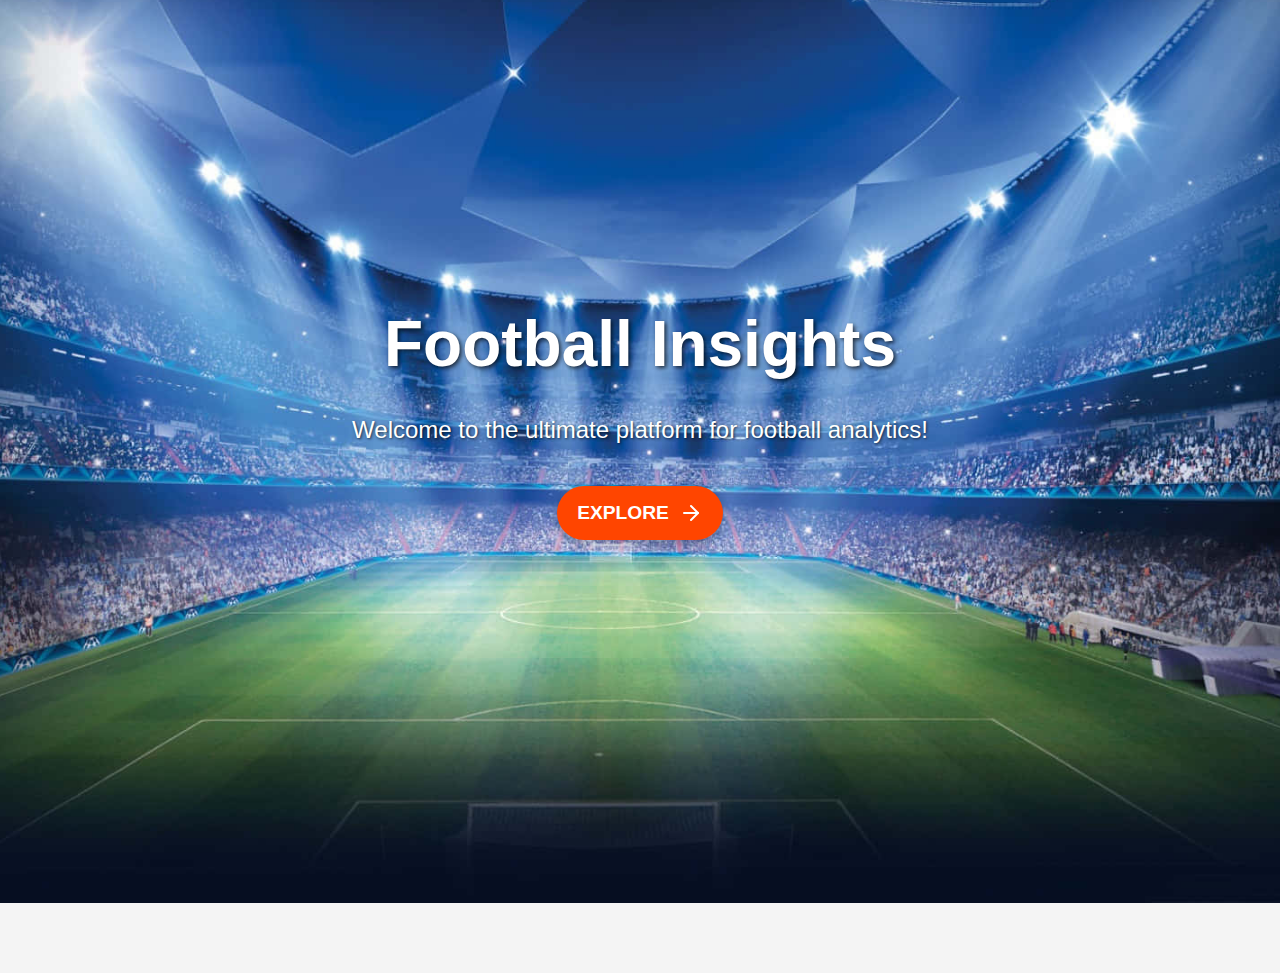
<file: index.html>
<!DOCTYPE html>
<html lang="en">
    <head>
        <meta charset="UTF-8">
        <meta name="viewport" content="width=device-width, initial-scale=1.0">
        <title>Home</title>
        <link rel="stylesheet" href="style.css">
        <link rel="icon" type="image/png" href="Images/favicon.ico">
        <script src="https://cdn.plot.ly/plotly-latest.min.js"></script>
        <link href="https://cdnjs.cloudflare.com/ajax/libs/font-awesome/5.15.4/css/all.min.css" rel="stylesheet">

    </head>
<body>
    <header>
        <div class="hero">
            <h1>Football Insights</h1>
            <p>Welcome to the ultimate platform for football analytics!</p>
            <!-- Arrow Button -->
            <a href="intro.html" class="arrow-button" title="Go to Introduction">
                <span class="arrow-text">Explore</span>
                <svg xmlns="http://www.w3.org/2000/svg" class="arrow-icon" viewBox="0 0 24 24" fill="none" stroke="currentColor" stroke-width="2" stroke-linecap="round" stroke-linejoin="round">
                    <line x1="5" y1="12" x2="19" y2="12"></line>
                    <polyline points="12 5 19 12 12 19"></polyline>
                </svg>
            </a>        </div>
    </header>
</body>
</html>
</file>
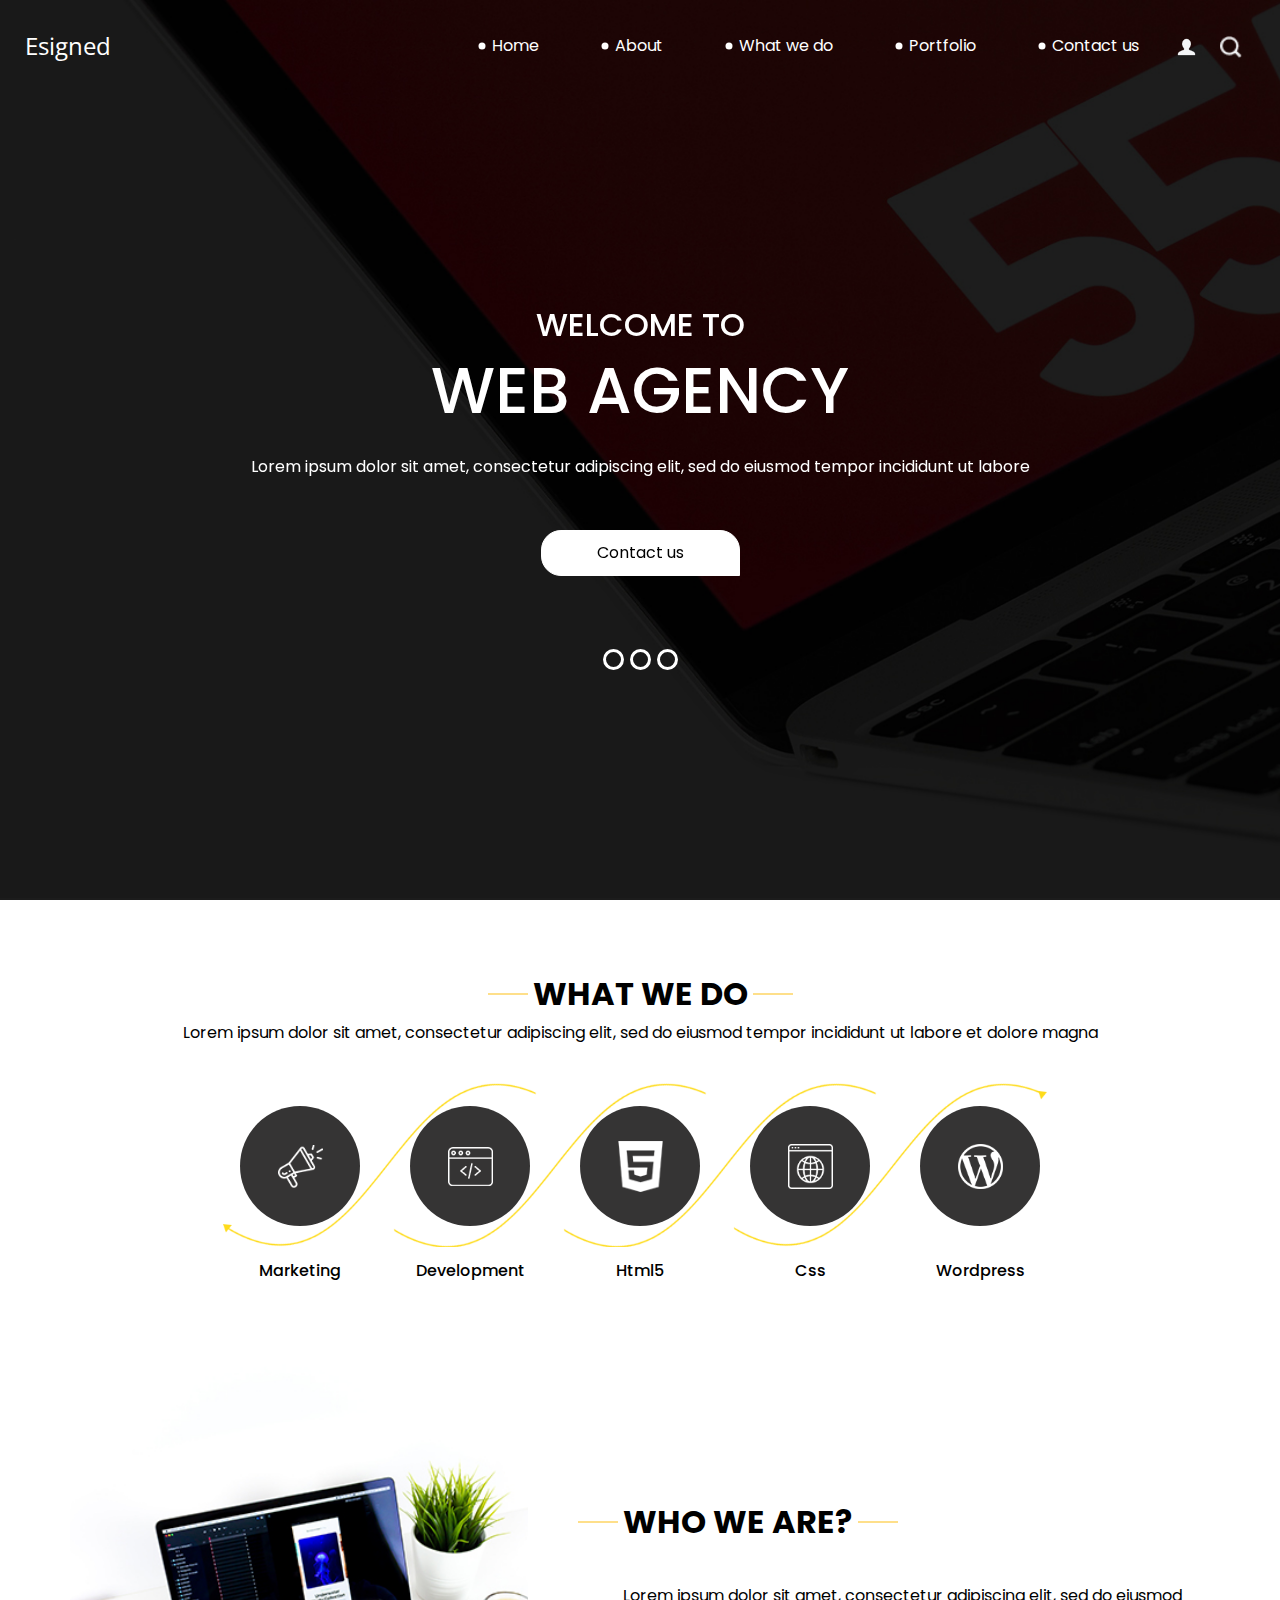
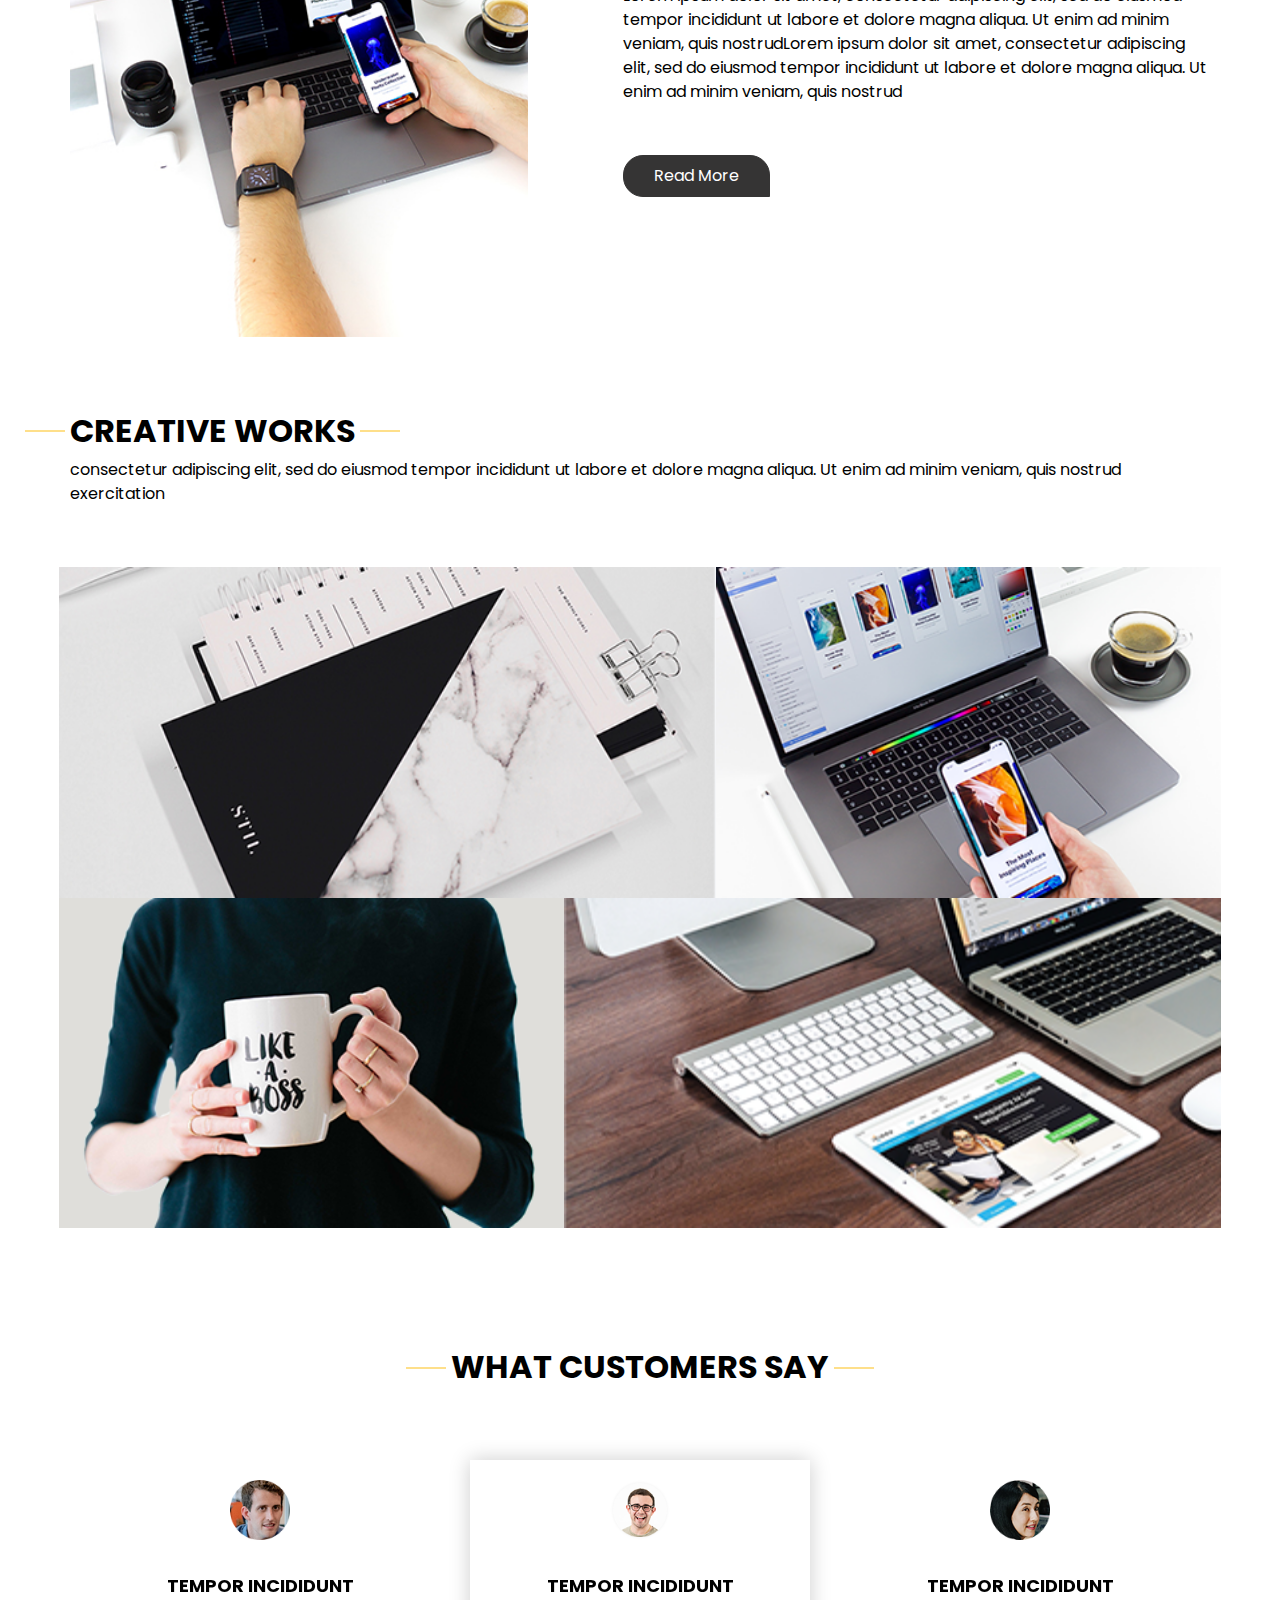
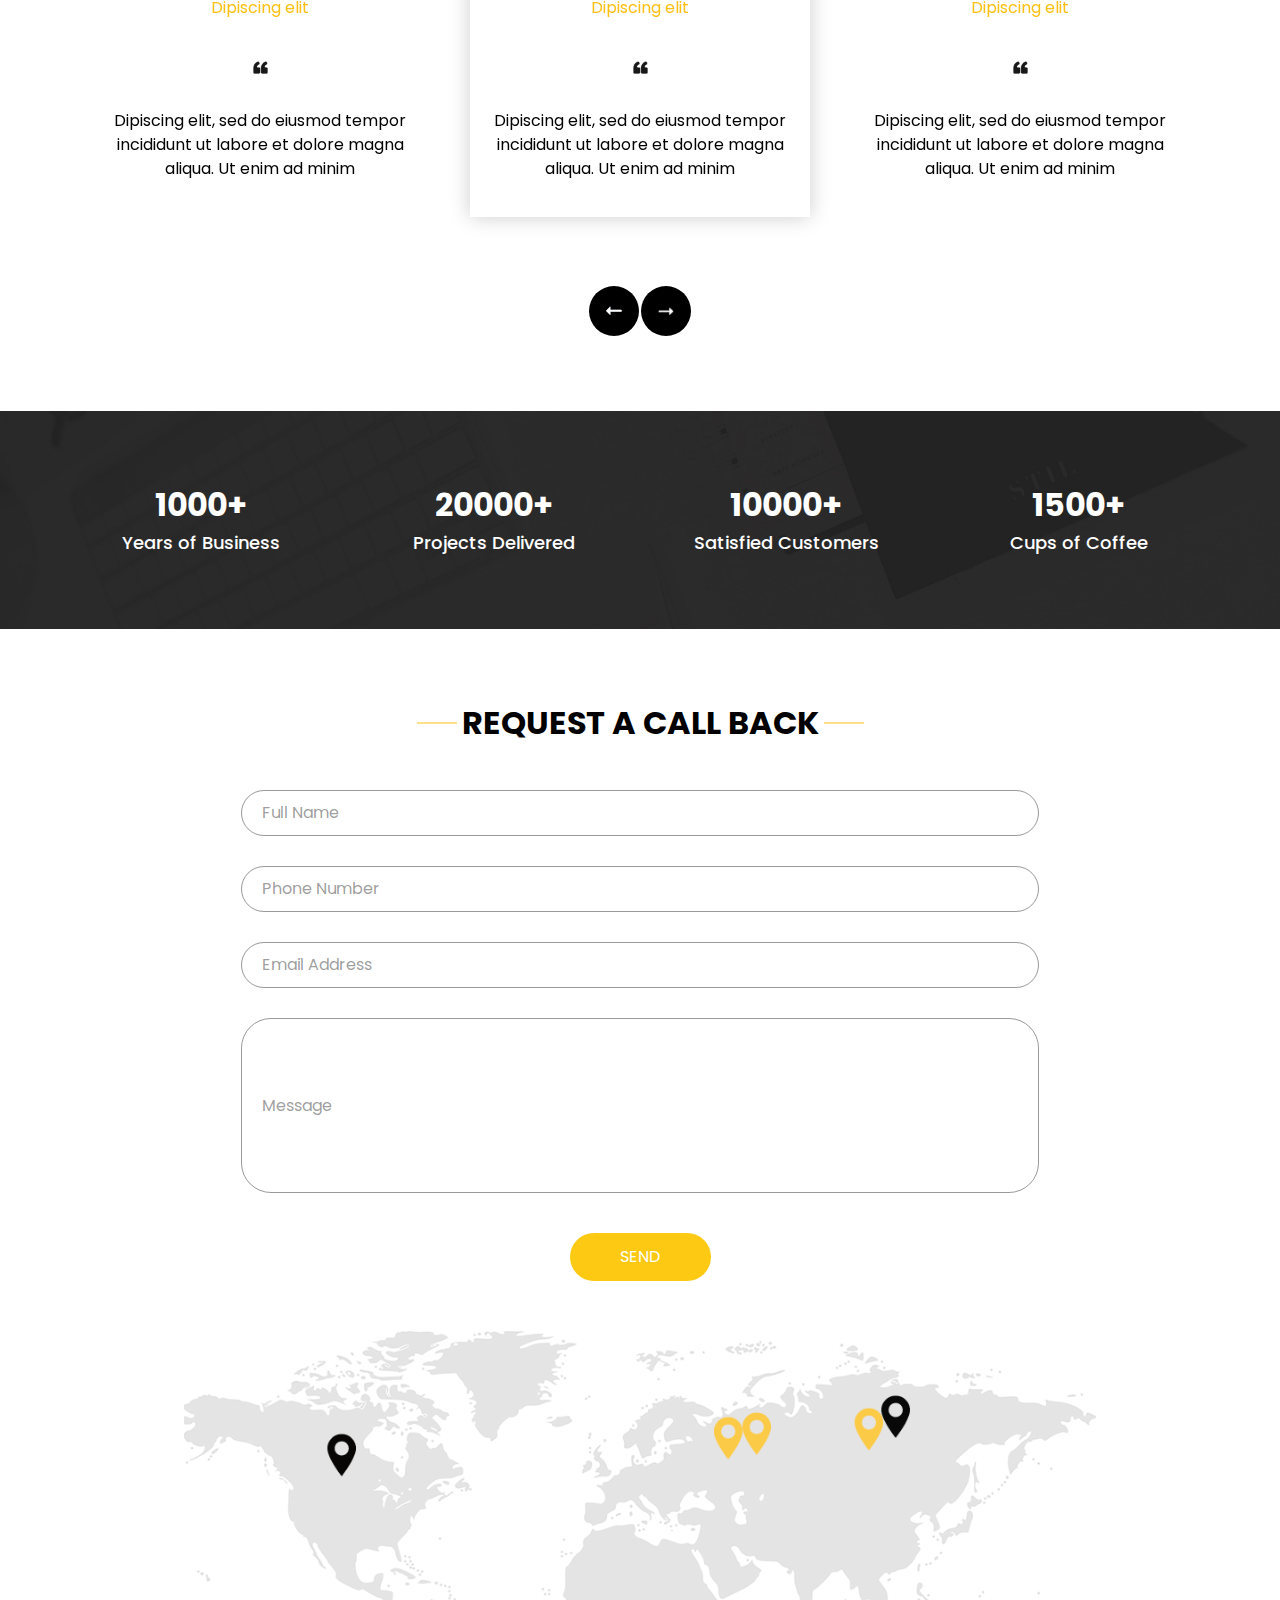
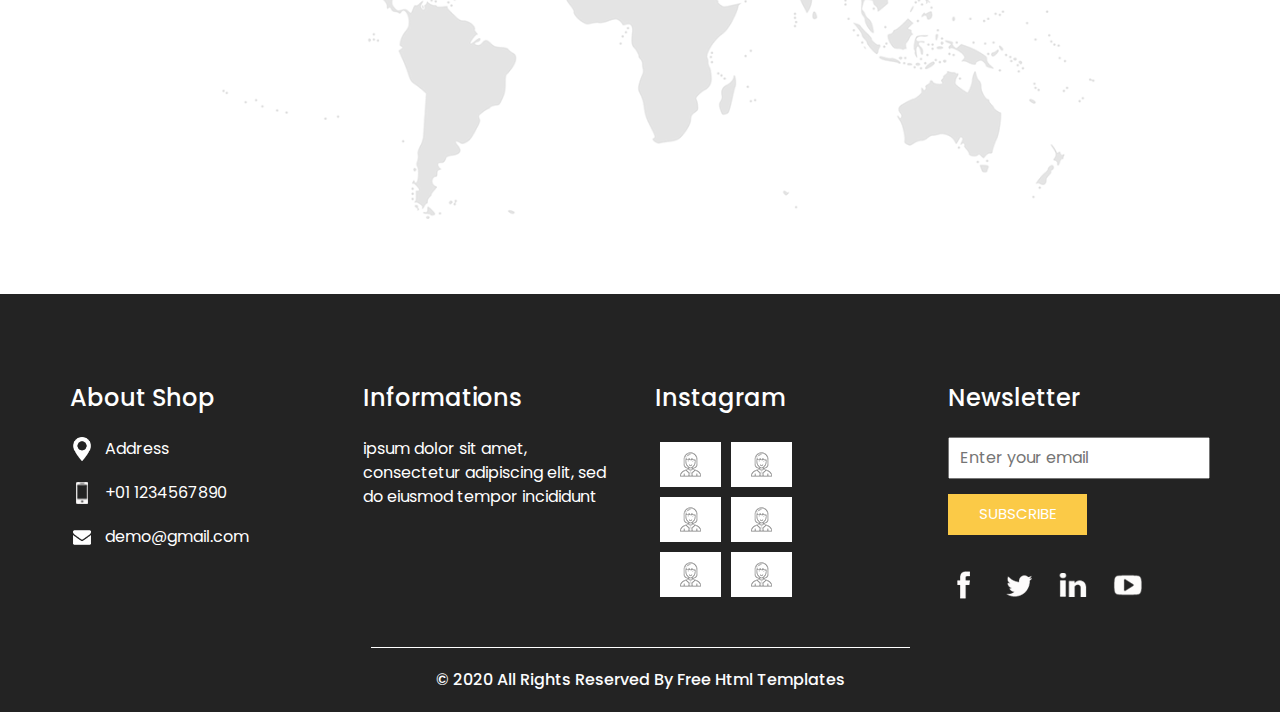
<file: Website/esigned-html/index.html>
<!DOCTYPE html>
<html>

<head>
  <!-- Basic -->
  <meta charset="utf-8" />
  <meta http-equiv="X-UA-Compatible" content="IE=edge" />
  <!-- Mobile Metas -->
  <meta name="viewport" content="width=device-width, initial-scale=1, shrink-to-fit=no" />
  <!-- Site Metas -->
  <meta name="keywords" content="" />
  <meta name="description" content="" />
  <meta name="author" content="" />

  <title>Esigned</title>

  <!-- slider stylesheet -->
  <!-- slider stylesheet -->
  <link rel="stylesheet" type="text/css" href="https://cdnjs.cloudflare.com/ajax/libs/OwlCarousel2/2.3.4/assets/owl.carousel.min.css" />

  <!-- bootstrap core css -->
  <link rel="stylesheet" type="text/css" href="css/bootstrap.css" />

  <!-- fonts style -->
  <link href="https://fonts.googleapis.com/css?family=Open+Sans:400,700|Poppins:400,700&display=swap" rel="stylesheet">
  <!-- Custom styles for this template -->
  <link href="css/style.css" rel="stylesheet" />
  <!-- responsive style -->
  <link href="css/responsive.css" rel="stylesheet" />
</head>

<body>
  <div class="hero_area">
    <!-- header section strats -->
    <header class="header_section">
      <div class="container-fluid">
        <nav class="navbar navbar-expand-lg custom_nav-container pt-3">
          <a class="navbar-brand" href="index.html">
            <span>
              Esigned
            </span>
          </a>
          <button class="navbar-toggler" type="button" data-toggle="collapse" data-target="#navbarSupportedContent" aria-controls="navbarSupportedContent" aria-expanded="false" aria-label="Toggle navigation">
            <span class="navbar-toggler-icon"></span>
          </button>

          <div class="collapse navbar-collapse" id="navbarSupportedContent">
            <div class="d-flex ml-auto flex-column flex-lg-row align-items-center">
              <ul class="navbar-nav  ">
                <li class="nav-item active">
                  <a class="nav-link" href="index.html">Home <span class="sr-only">(current)</span></a>
                </li>
                <li class="nav-item">
                  <a class="nav-link" href="about.html"> About </a>
                </li>
                <li class="nav-item">
                  <a class="nav-link" href="do.html"> What we do </a>
                </li>
                <li class="nav-item">
                  <a class="nav-link" href="portfolio.html"> Portfolio </a>
                </li>
                <li class="nav-item">
                  <a class="nav-link" href="contact.html">Contact us</a>
                </li>
              </ul>
              <div class="user_option">
                <a href="">
                  <img src="images/user.png" alt="">
                </a>
                <form class="form-inline my-2 my-lg-0 ml-0 ml-lg-4 mb-3 mb-lg-0">
                  <button class="btn  my-2 my-sm-0 nav_search-btn" type="submit"></button>
                </form>
              </div>
            </div>
          </div>
        </nav>
      </div>
    </header>
    <!-- end header section -->
    <!-- slider section -->
    <section class=" slider_section position-relative">
      <div class="container">
        <div id="carouselExampleIndicators" class="carousel slide" data-ride="carousel">
          <ol class="carousel-indicators">
            <li data-target="#carouselExampleIndicators" data-slide-to="0" class="active"></li>
            <li data-target="#carouselExampleIndicators" data-slide-to="1"></li>
            <li data-target="#carouselExampleIndicators" data-slide-to="2"></li>
          </ol>
          <div class="carousel-inner">
            <div class="carousel-item active">
              <div class="row">
                <div class="col">
                  <div class="detail-box">
                    <div>
                      <h2>
                        welcome to

                      </h2>
                      <h1>
                        web agency
                      </h1>
                      <p>
                        Lorem ipsum dolor sit amet, consectetur adipiscing elit, sed do eiusmod tempor incididunt ut
                        labore
                      </p>
                      <div class="">
                        <a href="">
                          Contact us
                        </a>
                      </div>
                    </div>
                  </div>
                </div>
              </div>
            </div>
            <div class="carousel-item">
              <div class="row">
                <div class="col">
                  <div class="detail-box">
                    <div>
                      <h2>
                        welcome to

                      </h2>
                      <h1>
                        web agency
                      </h1>
                      <p>
                        Lorem ipsum dolor sit amet, consectetur adipiscing elit, sed do eiusmod tempor incididunt ut
                        labore
                      </p>
                      <div class="">
                        <a href="">
                          Contact us
                        </a>
                      </div>
                    </div>
                  </div>
                </div>
              </div>
            </div>
            <div class="carousel-item">
              <div class="row">
                <div class="col">
                  <div class="detail-box">
                    <div>
                      <h2>
                        welcome to

                      </h2>
                      <h1>
                        web agency
                      </h1>
                      <p>
                        Lorem ipsum dolor sit amet, consectetur adipiscing elit, sed do eiusmod tempor incididunt ut
                        labore
                      </p>
                      <div class="">
                        <a href="">
                          Contact us
                        </a>
                      </div>
                    </div>
                  </div>
                </div>
              </div>
            </div>
          </div>
        </div>

      </div>
    </section>
    <!-- end slider section -->
  </div>

  <!-- do section -->

  <section class="do_section layout_padding">
    <div class="container">
      <div class="heading_container">
        <h2>
          What we do
        </h2>
        <p>
          Lorem ipsum dolor sit amet, consectetur adipiscing elit, sed do eiusmod tempor incididunt ut labore et dolore
          magna
        </p>
      </div>
      <div class="do_container">
        <div class="box arrow-start arrow_bg">
          <div class="img-box">
            <img src="images/d-1.png" alt="">
          </div>
          <div class="detail-box">
            <h6>
              Marketing
            </h6>
          </div>
        </div>
        <div class="box arrow-middle arrow_bg">
          <div class="img-box">
            <img src="images/d-2.png" alt="">
          </div>
          <div class="detail-box">
            <h6>
              Development
            </h6>
          </div>
        </div>
        <div class="box arrow-middle arrow_bg">
          <div class="img-box">
            <img src="images/d-3.png" alt="">
          </div>
          <div class="detail-box">
            <h6>
              Html5
            </h6>
          </div>
        </div>
        <div class="box arrow-end arrow_bg">
          <div class="img-box">
            <img src="images/d-4.png" alt="">
          </div>
          <div class="detail-box">
            <h6>
              Css
            </h6>
          </div>
        </div>
        <div class="box ">
          <div class="img-box">
            <img src="images/d-5.png" alt="">
          </div>
          <div class="detail-box">
            <h6>
              Wordpress
            </h6>
          </div>
        </div>
      </div>
    </div>
  </section>

  <!-- end do section -->

  <!-- who section -->

  <section class="who_section ">
    <div class="container">
      <div class="row">
        <div class="col-md-5">
          <div class="img-box">
            <img src="images/who-img.jpg" alt="">
          </div>
        </div>
        <div class="col-md-7">
          <div class="detail-box">
            <div class="heading_container">
              <h2>
                WHO WE ARE?
              </h2>
            </div>
            <p>
              Lorem ipsum dolor sit amet, consectetur adipiscing elit, sed do eiusmod tempor incididunt ut labore et
              dolore magna aliqua. Ut enim ad minim veniam, quis nostrudLorem ipsum dolor sit amet, consectetur
              adipiscing elit, sed do eiusmod tempor incididunt ut labore et dolore magna aliqua. Ut enim ad minim
              veniam, quis nostrud
            </p>
            <div>
              <a href="">
                Read More
              </a>
            </div>
          </div>
        </div>
      </div>
    </div>
  </section>

  <!-- end who section -->


  <!-- work section -->
  <section class="work_section layout_padding">
    <div class="container">
      <div class="heading_container">
        <h2>
          CREATIVE WORKS
        </h2>
        <p>
          consectetur adipiscing elit, sed do eiusmod tempor incididunt ut labore et dolore magna aliqua. Ut enim ad
          minim veniam, quis nostrud exercitation
        </p>
      </div>
      <div class="work_container layout_padding2">
        <div class="box b-1">
          <img src="images/w-1.png" alt="">
        </div>
        <div class="box b-2">
          <img src="images/w-2.png" alt="">

        </div>
        <div class="box b-3">
          <img src="images/w-3.png" alt="">

        </div>
        <div class="box b-4">
          <img src="images/w-4.png" alt="">

        </div>
      </div>
    </div>
  </section>

  <!-- end work section -->

  <!-- client section -->
  <section class="client_section">
    <div class="container">
      <div class="heading_container">
        <h2>
          WHAT CUSTOMERS SAY
        </h2>
      </div>
      <div class="carousel-wrap ">
        <div class="owl-carousel">
          <div class="item">
            <div class="box">
              <div class="img-box">
                <img src="images/c-1.png" alt="">
              </div>
              <div class="detail-box">
                <h5>
                  Tempor incididunt <br>
                  <span>
                    Dipiscing elit
                  </span>
                </h5>
                <img src="images/quote.png" alt="">
                <p>
                  Dipiscing elit, sed do eiusmod tempor incididunt ut labore et dolore magna aliqua. Ut enim ad minim
                </p>
              </div>
            </div>
          </div>
          <div class="item">
            <div class="box">
              <div class="img-box">
                <img src="images/c-2.png" alt="">
              </div>
              <div class="detail-box">
                <h5>
                  Tempor incididunt <br>
                  <span>
                    Dipiscing elit
                  </span>
                </h5>
                <img src="images/quote.png" alt="">
                <p>
                  Dipiscing elit, sed do eiusmod tempor incididunt ut labore et dolore magna aliqua. Ut enim ad minim
                </p>
              </div>
            </div>
          </div>
          <div class="item">
            <div class="box">
              <div class="img-box">
                <img src="images/c-3.png" alt="">
              </div>
              <div class="detail-box">
                <h5>
                  Tempor incididunt <br>
                  <span>
                    Dipiscing elit
                  </span>
                </h5>
                <img src="images/quote.png" alt="">
                <p>
                  Dipiscing elit, sed do eiusmod tempor incididunt ut labore et dolore magna aliqua. Ut enim ad minim
                </p>
              </div>
            </div>
          </div>
        </div>
      </div>
    </div>
  </section>

  <!-- end client section -->

  <!-- target section -->
  <section class="target_section layout_padding2">
    <div class="container">
      <div class="row">
        <div class="col-md-3 col-sm-6">
          <div class="detail-box">
            <h2>
              1000+
            </h2>
            <h5>
              Years of Business
            </h5>
          </div>
        </div>
        <div class="col-md-3 col-sm-6">
          <div class="detail-box">
            <h2>
              20000+
            </h2>
            <h5>
              Projects Delivered
            </h5>
          </div>
        </div>
        <div class="col-md-3 col-sm-6">
          <div class="detail-box">
            <h2>
              10000+
            </h2>
            <h5>
              Satisfied Customers
            </h5>
          </div>
        </div>
        <div class="col-md-3 col-sm-6">
          <div class="detail-box">
            <h2>
              1500+
            </h2>
            <h5>
              Cups of Coffee
            </h5>
          </div>
        </div>
      </div>
    </div>
  </section>

  <!-- end target section -->


  <!-- contact section -->

  <section class="contact_section layout_padding">
    <div class="container">

      <div class="heading_container">
        <h2>
          Request A Call Back
        </h2>
      </div>
      <div class="">
        <div class="">
          <div class="row">
            <div class="col-md-9 mx-auto">
              <div class="contact-form">
                <form action="">
                  <div>
                    <input type="text" placeholder="Full Name ">
                  </div>
                  <div>
                    <input type="text" placeholder="Phone Number">
                  </div>
                  <div>
                    <input type="email" placeholder="Email Address">
                  </div>
                  <div>
                    <input type="text" placeholder="Message" class="input_message">
                  </div>
                  <div class="d-flex justify-content-center">
                    <button type="submit" class="btn_on-hover">
                      Send
                    </button>
                  </div>
                </form>
              </div>
            </div>
          </div>
        </div>
      </div>
      <div class="map_img-box">
        <img src="images/map-img.png" alt="">
      </div>
    </div>
  </section>


  <!-- end contact section -->


  <!-- info section -->
  <section class="info_section ">
    <div class="container">
      <div class="row">
        <div class="col-md-3">
          <div class="info_contact">
            <h5>
              About Shop
            </h5>
            <div>
              <div class="img-box">
                <img src="images/location-white.png" width="18px" alt="">
              </div>
              <p>
                Address
              </p>
            </div>
            <div>
              <div class="img-box">
                <img src="images/telephone-white.png" width="12px" alt="">
              </div>
              <p>
                +01 1234567890
              </p>
            </div>
            <div>
              <div class="img-box">
                <img src="images/envelope-white.png" width="18px" alt="">
              </div>
              <p>
                demo@gmail.com
              </p>
            </div>
          </div>
        </div>
        <div class="col-md-3">
          <div class="info_info">
            <h5>
              Informations
            </h5>
            <p>
              ipsum dolor sit amet, consectetur adipiscing elit, sed do eiusmod tempor incididunt
            </p>
          </div>
        </div>

        <div class="col-md-3">
          <div class="info_insta">
            <h5>
              Instagram
            </h5>
            <div class="insta_container">
              <div>
                <a href="">
                  <div class="insta-box b-1">
                    <img src="images/insta.png" alt="">
                  </div>
                </a>
                <a href="">
                  <div class="insta-box b-2">
                    <img src="images/insta.png" alt="">
                  </div>
                </a>
              </div>

              <div>
                <a href="">
                  <div class="insta-box b-3">
                    <img src="images/insta.png" alt="">
                  </div>
                </a>
                <a href="">
                  <div class="insta-box b-4">
                    <img src="images/insta.png" alt="">
                  </div>
                </a>
              </div>
              <div>
                <a href="">
                  <div class="insta-box b-3">
                    <img src="images/insta.png" alt="">
                  </div>
                </a>
                <a href="">
                  <div class="insta-box b-4">
                    <img src="images/insta.png" alt="">
                  </div>
                </a>
              </div>
            </div>
          </div>
        </div>
        <div class="col-md-3">
          <div class="info_form ">
            <h5>
              Newsletter
            </h5>
            <form action="">
              <input type="email" placeholder="Enter your email">
              <button>
                Subscribe
              </button>
            </form>
            <div class="social_box">
              <a href="">
                <img src="images/fb.png" alt="">
              </a>
              <a href="">
                <img src="images/twitter.png" alt="">
              </a>
              <a href="">
                <img src="images/linkedin.png" alt="">
              </a>
              <a href="">
                <img src="images/youtube.png" alt="">
              </a>
            </div>
          </div>
        </div>
      </div>
    </div>
  </section>

  <!-- end info_section -->


  <!-- footer section -->
  <section class="container-fluid footer_section">
    <p>
      &copy; 2020 All Rights Reserved By
      <a href="https://html.design/">Free Html Templates</a>
    </p>
  </section>
  <!-- footer section -->

  <script type="text/javascript" src="js/jquery-3.4.1.min.js"></script>
  <script type="text/javascript" src="js/bootstrap.js"></script>
  <script type="text/javascript" src="https://cdnjs.cloudflare.com/ajax/libs/OwlCarousel2/2.3.4/owl.carousel.min.js">
  </script>
  <!-- owl carousel script 
    -->
  <script type="text/javascript">
    $(".owl-carousel").owlCarousel({
      loop: true,
      margin: 0,
      navText: [],
      center: true,
      autoplay: true,
      autoplayHoverPause: true,
      responsive: {
        0: {
          items: 1
        },
        1000: {
          items: 3
        }
      }
    });
  </script>
  <!-- end owl carousel script -->

</body>

</html>
</file>
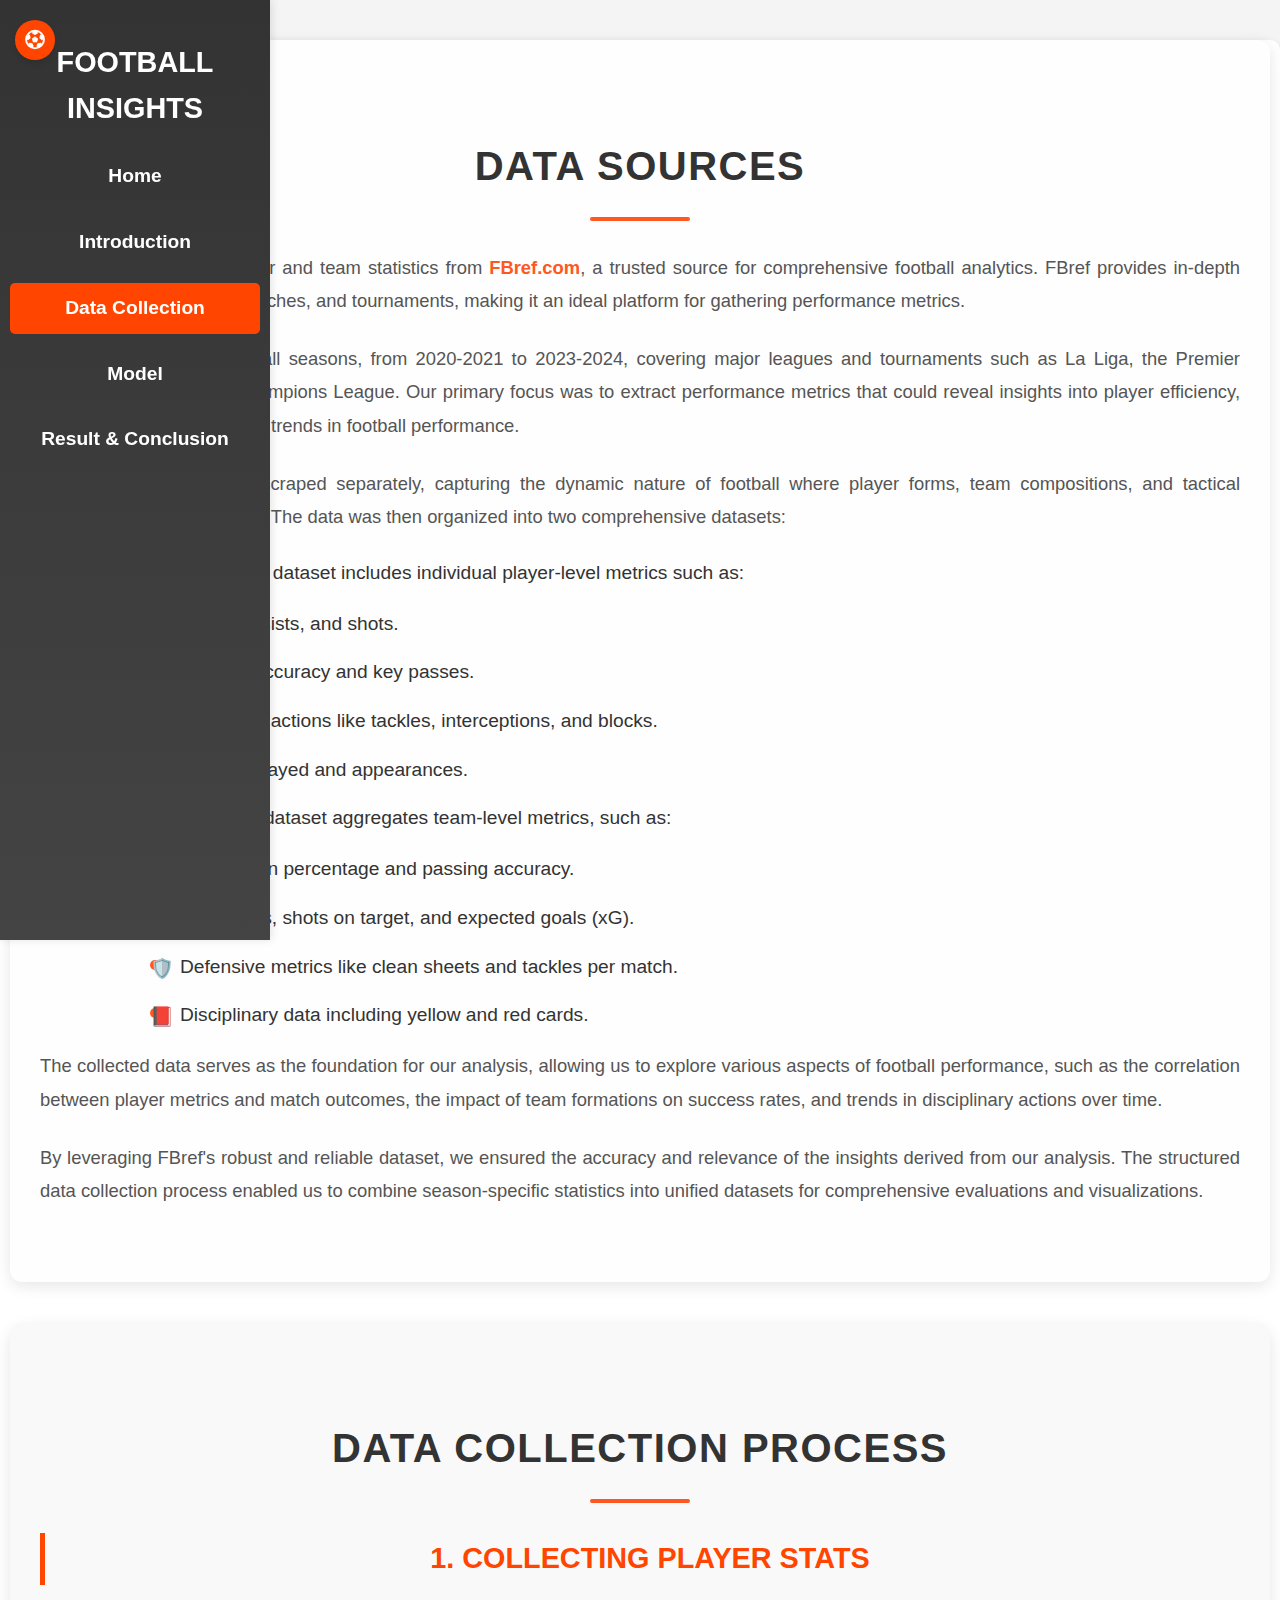
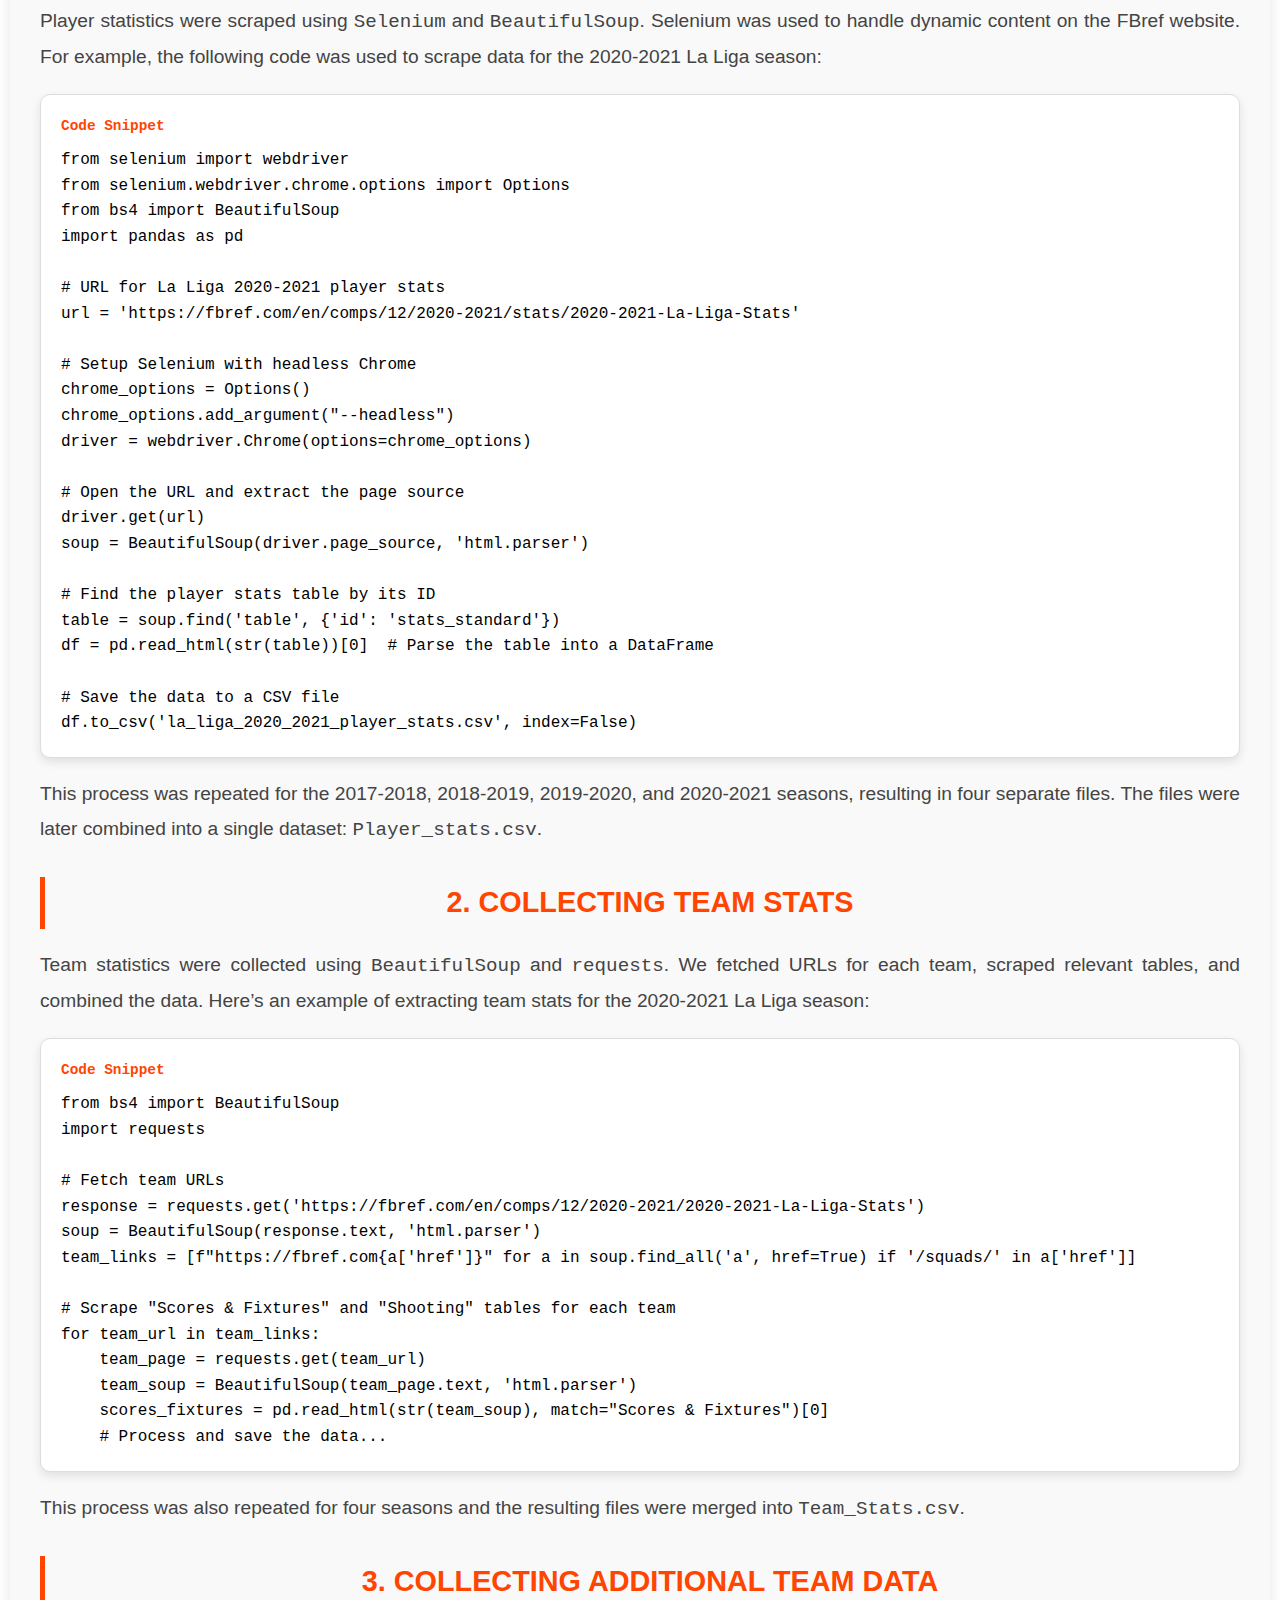
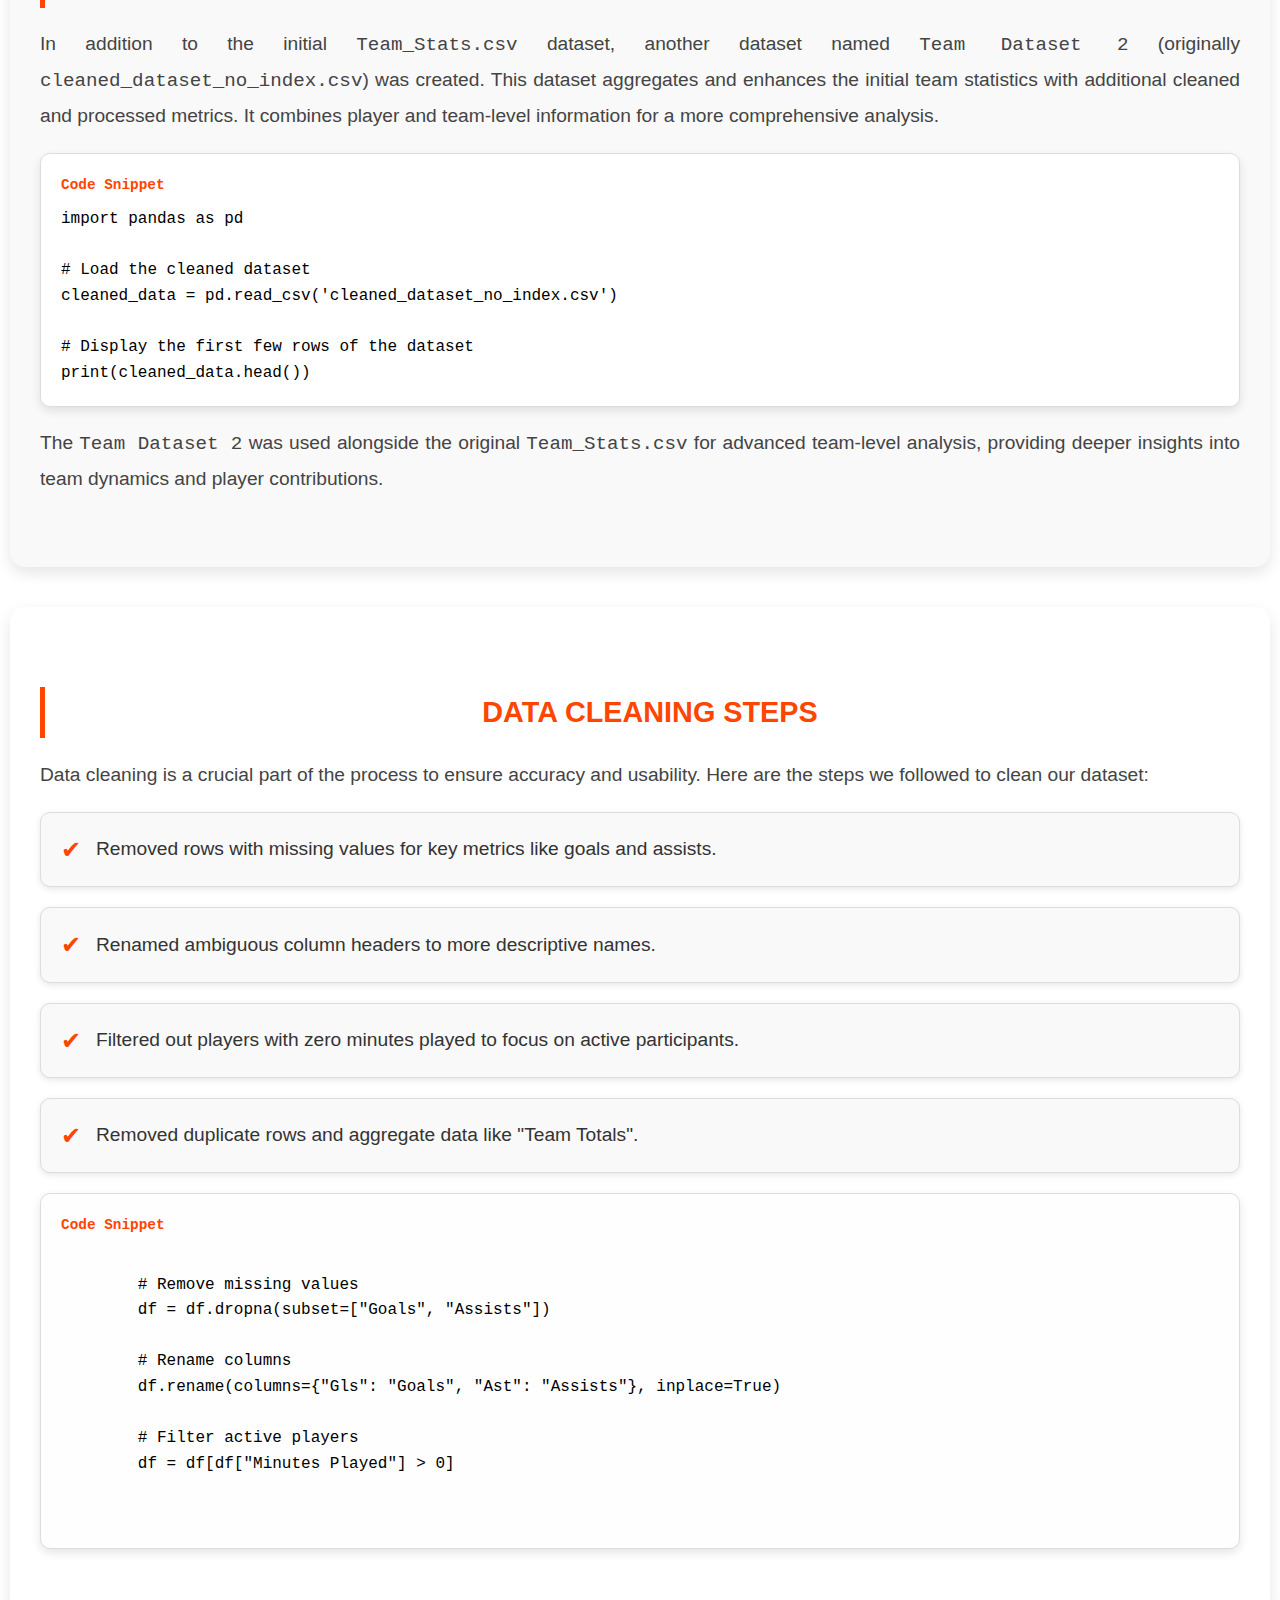
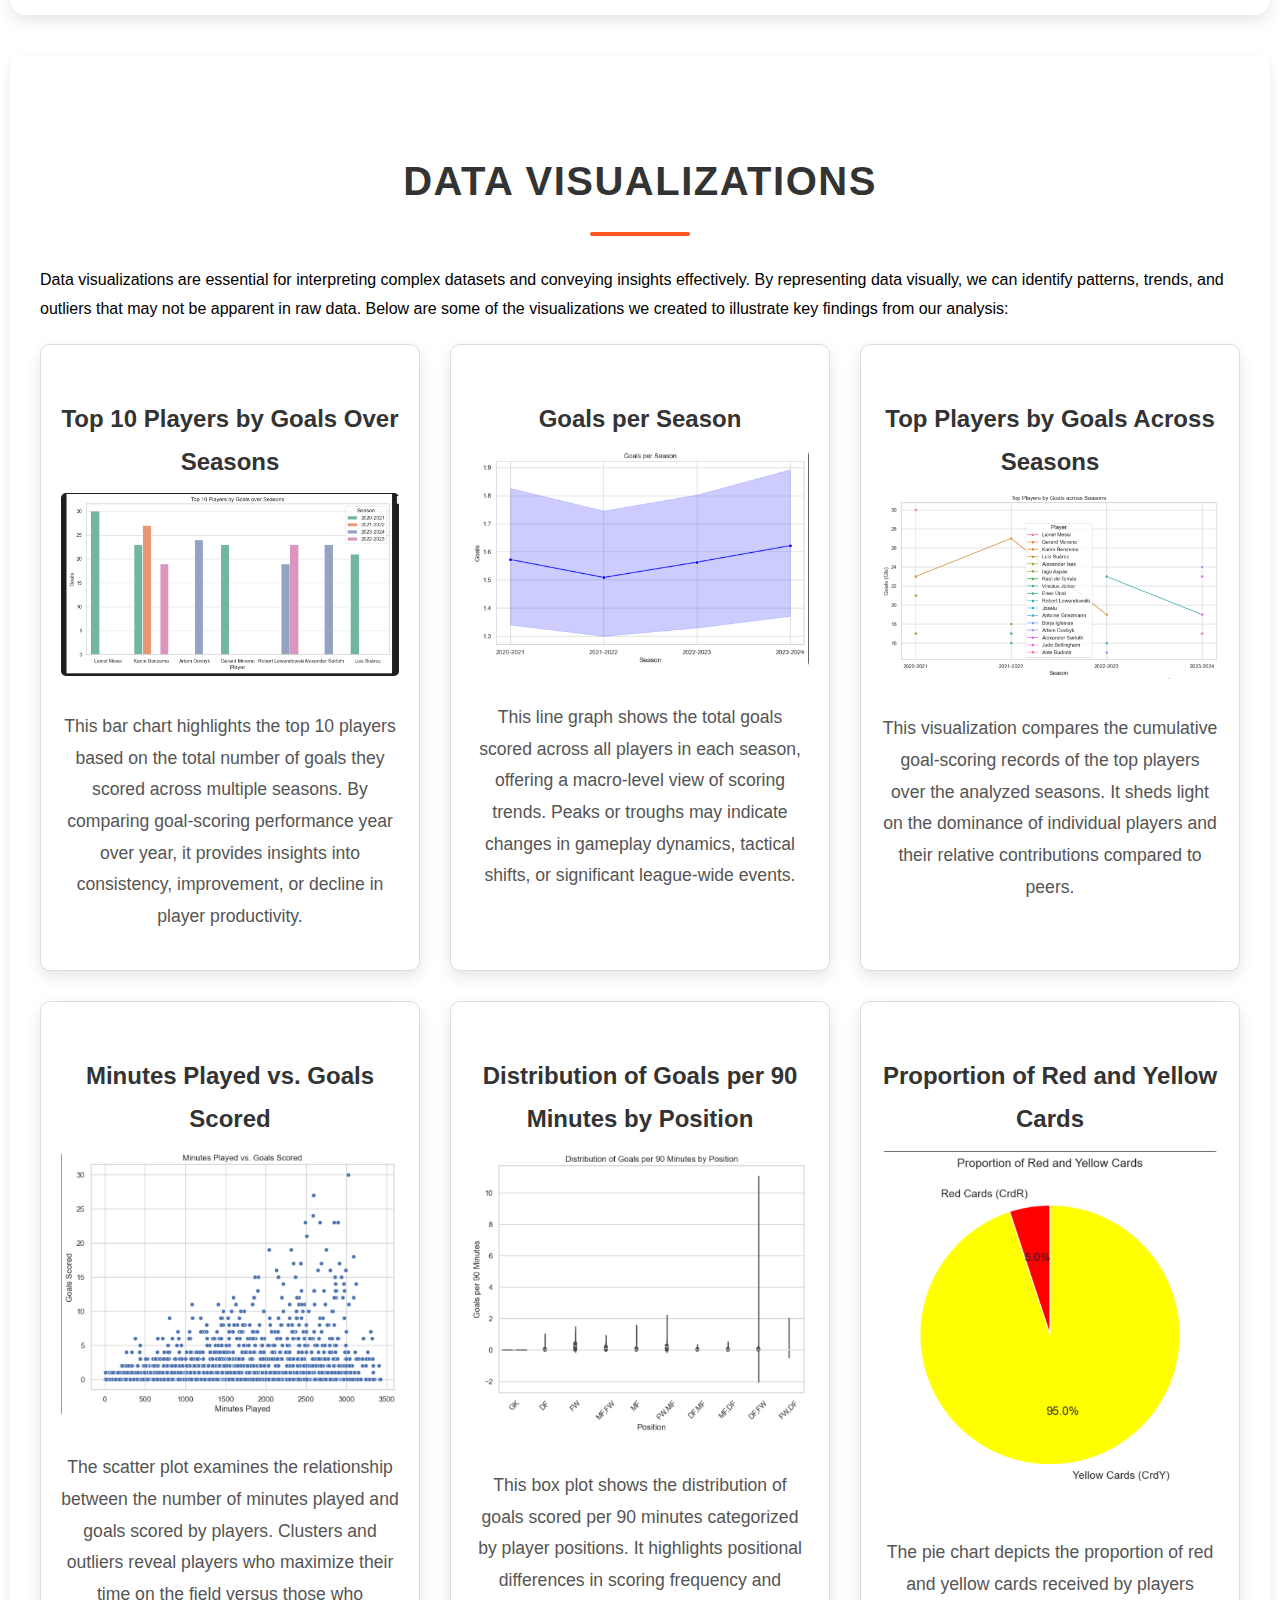
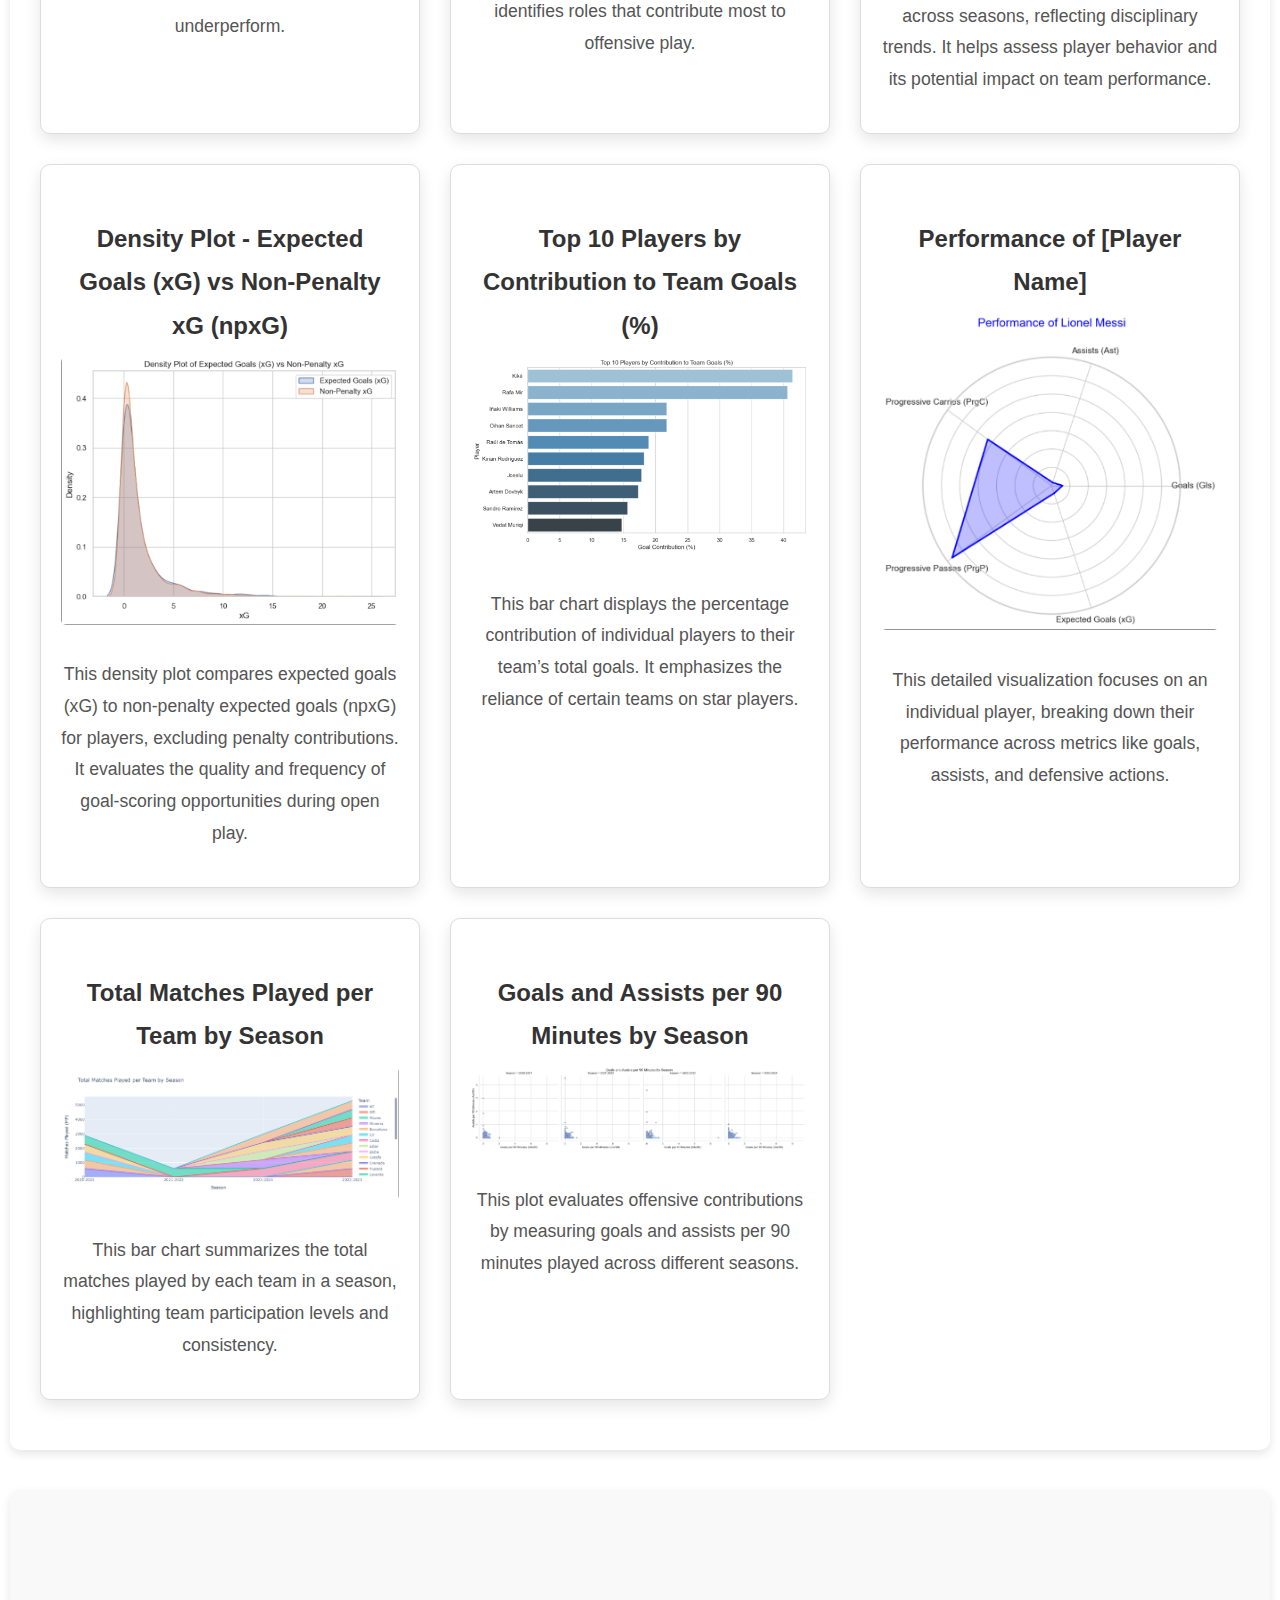
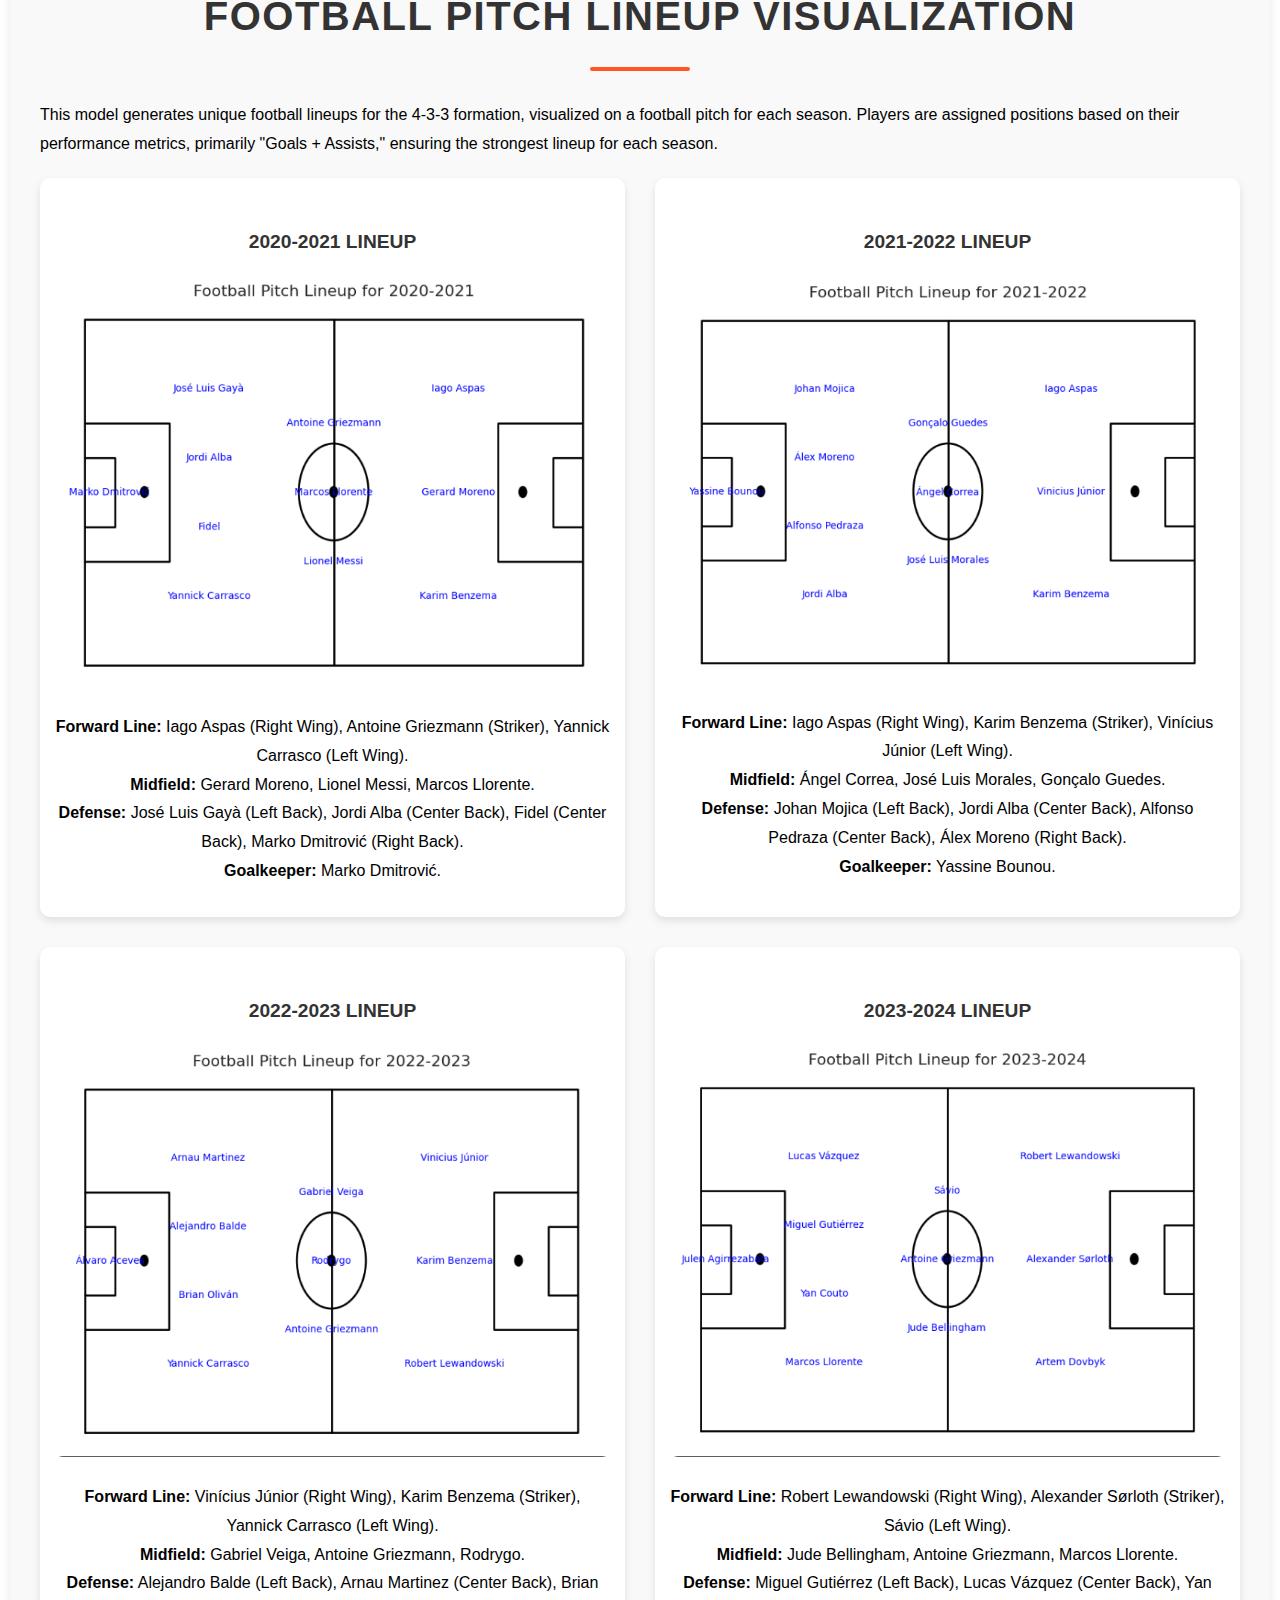
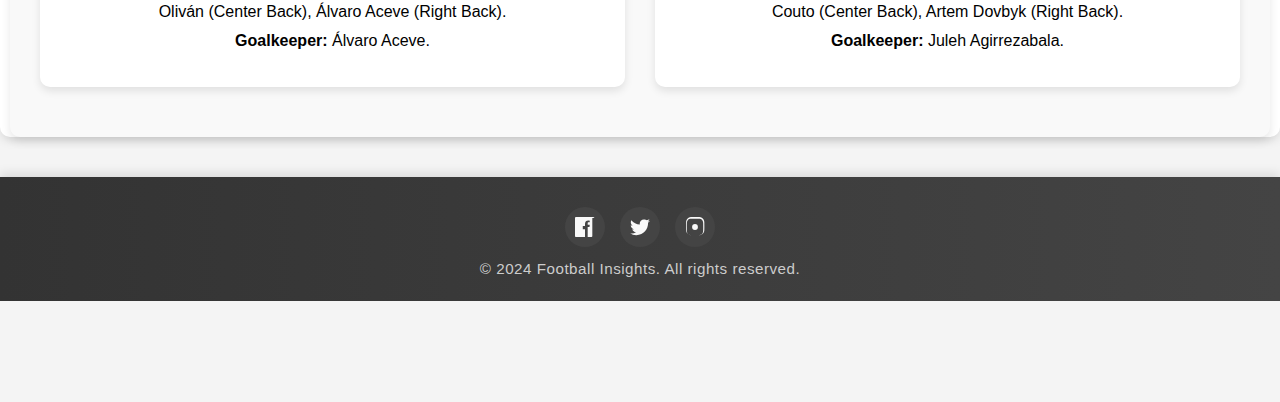
<file: data.html>
<!DOCTYPE html>
<html lang="en">
    <head>
        <meta charset="UTF-8">
        <meta name="viewport" content="width=device-width, initial-scale=1.0">
        <title>Data Collection and Visualization</title>
        <link rel="stylesheet" href="style.css">
        <link rel="icon" type="image/png" href="Images/favicon.ico">
        <script src="models.js" defer></script>
        <script src="https://cdn.plot.ly/plotly-latest.min.js"></script>
        <link href="https://cdnjs.cloudflare.com/ajax/libs/font-awesome/5.15.4/css/all.min.css" rel="stylesheet">

    </head>
<body>
    <header>
        <nav class="navbar" id="sidebar">
            <h1 class="navbar-brand">Football Insights</h1>
            <ul class="nav-links">
                <li><a href="index.html">Home</a></li>
                <li><a href="intro.html">Introduction</a></li>
                <li><a href="data.html" class="active">Data Collection</a></li>
                <li><a href="model.html">Model</a></li>
                <li><a href="result.html">Result & Conclusion</a></li>
            </ul>
        </nav>
        <button id="toggle-button">
            <i class="fas fa-futbol"></i>
        </button>
    </header>

    <main>
        <section class="data-section data-source">
            <h3 class="section-title">Data Sources</h3>
            <p>
                We collected detailed player and team statistics from <a href="https://fbref.com/" target="_blank">FBref.com</a>, a trusted source for comprehensive football analytics. FBref provides in-depth data on players, teams, matches, and tournaments, making it an ideal platform for gathering performance metrics.
            </p>
            <p>
                The data spans four football seasons, from 2020-2021 to 2023-2024, covering major leagues and tournaments such as La Liga, the Premier League, and the UEFA Champions League. Our primary focus was to extract performance metrics that could reveal insights into player efficiency, team strategies, and overall trends in football performance. 
            </p>
            <p>
                Each season's data was scraped separately, capturing the dynamic nature of football where player forms, team compositions, and tactical approaches vary each year. The data was then organized into two comprehensive datasets:
            </p>
            <ul class="data-list">
                <li>
                    <strong>Player Stats:</strong> This dataset includes individual player-level metrics such as:
                    <ul class="sub-list">
                        <li><span class="bullet">⚽</span> Goals, assists, and shots.</li>
                        <li><span class="bullet">🔑</span> Passing accuracy and key passes.</li>
                        <li><span class="bullet">🛡️</span> Defensive actions like tackles, interceptions, and blocks.</li>
                        <li><span class="bullet">⏱️</span> Minutes played and appearances.</li>
                    </ul>
                </li>
                <li>
                    <strong>Team Stats:</strong> This dataset aggregates team-level metrics, such as:
                    <ul class="sub-list">
                        <li><span class="bullet">📊</span> Possession percentage and passing accuracy.</li>
                        <li><span class="bullet">🎯</span> Total shots, shots on target, and expected goals (xG).</li>
                        <li><span class="bullet">🛡️</span> Defensive metrics like clean sheets and tackles per match.</li>
                        <li><span class="bullet">📕</span> Disciplinary data including yellow and red cards.</li>
                    </ul>
                </li>
            </ul>
            
            <p>
                The collected data serves as the foundation for our analysis, allowing us to explore various aspects of football performance, such as the correlation between player metrics and match outcomes, the impact of team formations on success rates, and trends in disciplinary actions over time.
            </p>
            <p>
                By leveraging FBref's robust and reliable dataset, we ensured the accuracy and relevance of the insights derived from our analysis. The structured data collection process enabled us to combine season-specific statistics into unified datasets for comprehensive evaluations and visualizations.
            </p>
        </section>
        

        <section class="data-section data-scraping">
            <h3 class="section-title">Data Collection Process</h3>
            <h4>1. Collecting Player Stats</h4>
            <p>
                Player statistics were scraped using <code>Selenium</code> and <code>BeautifulSoup</code>. Selenium was used to handle dynamic content on the FBref website. For example, the following code was used to scrape data for the 2020-2021 La Liga season:
            </p>
            <pre><code>from selenium import webdriver
from selenium.webdriver.chrome.options import Options
from bs4 import BeautifulSoup
import pandas as pd

# URL for La Liga 2020-2021 player stats
url = 'https://fbref.com/en/comps/12/2020-2021/stats/2020-2021-La-Liga-Stats'

# Setup Selenium with headless Chrome
chrome_options = Options()
chrome_options.add_argument("--headless")
driver = webdriver.Chrome(options=chrome_options)

# Open the URL and extract the page source
driver.get(url)
soup = BeautifulSoup(driver.page_source, 'html.parser')

# Find the player stats table by its ID
table = soup.find('table', {'id': 'stats_standard'})
df = pd.read_html(str(table))[0]  # Parse the table into a DataFrame

# Save the data to a CSV file
df.to_csv('la_liga_2020_2021_player_stats.csv', index=False)</code></pre>
            <p>
                This process was repeated for the 2017-2018, 2018-2019, 2019-2020, and 2020-2021 seasons, resulting in four separate files. The files were later combined into a single dataset: <code>Player_stats.csv</code>.
            </p>

            <h4>2. Collecting Team Stats</h4>
            <p>
                Team statistics were collected using <code>BeautifulSoup</code> and <code>requests</code>. We fetched URLs for each team, scraped relevant tables, and combined the data. Here’s an example of extracting team stats for the 2020-2021 La Liga season:
            </p>
            <pre><code>from bs4 import BeautifulSoup
import requests

# Fetch team URLs
response = requests.get('https://fbref.com/en/comps/12/2020-2021/2020-2021-La-Liga-Stats')
soup = BeautifulSoup(response.text, 'html.parser')
team_links = [f"https://fbref.com{a['href']}" for a in soup.find_all('a', href=True) if '/squads/' in a['href']]

# Scrape "Scores & Fixtures" and "Shooting" tables for each team
for team_url in team_links:
    team_page = requests.get(team_url)
    team_soup = BeautifulSoup(team_page.text, 'html.parser')
    scores_fixtures = pd.read_html(str(team_soup), match="Scores & Fixtures")[0]
    # Process and save the data...</code></pre>
            <p>
                This process was also repeated for four seasons and the resulting files were merged into <code>Team_Stats.csv</code>.
            </p>

            <h4>3. Collecting Additional Team Data</h4>
<p>
    In addition to the initial <code>Team_Stats.csv</code> dataset, another dataset named <code>Team Dataset 2</code> (originally <code>cleaned_dataset_no_index.csv</code>) was created. This dataset aggregates and enhances the initial team statistics with additional cleaned and processed metrics. It combines player and team-level information for a more comprehensive analysis.
</p>
<pre><code>import pandas as pd

# Load the cleaned dataset
cleaned_data = pd.read_csv('cleaned_dataset_no_index.csv')

# Display the first few rows of the dataset
print(cleaned_data.head())</code></pre>
<p>
    The <code>Team Dataset 2</code> was used alongside the original <code>Team_Stats.csv</code> for advanced team-level analysis, providing deeper insights into team dynamics and player contributions.
</p>
        </section>

        <section class="data-cleaning">
            <h4>Data Cleaning Steps</h4>
            <p>
                Data cleaning is a crucial part of the process to ensure accuracy and usability. Here are the steps we followed to clean our dataset:
            </p>
            <ul>
                <li>Removed rows with missing values for key metrics like goals and assists.</li>
                <li>Renamed ambiguous column headers to more descriptive names.</li>
                <li>Filtered out players with zero minutes played to focus on active participants.</li>
                <li>Removed duplicate rows and aggregate data like "Team Totals".</li>
            </ul>
            <pre>
        <code>
        # Remove missing values
        df = df.dropna(subset=["Goals", "Assists"])
        
        # Rename columns
        df.rename(columns={"Gls": "Goals", "Ast": "Assists"}, inplace=True)
        
        # Filter active players
        df = df[df["Minutes Played"] > 0]
        </code>
            </pre>
        </section>
        

        <section class="data-section data-visualizations">
            <h3 class="section-title" >Data Visualizations</h3>
            <p>
                Data visualizations are essential for interpreting complex datasets and conveying insights effectively. By representing data visually, we can identify patterns, trends, and outliers that may not be apparent in raw data. Below are some of the visualizations we created to illustrate key findings from our analysis:
            </p>
        
            <div class="visualization-gallery">
                <div class="visualization-item">
                    <h4>Top 10 Players by Goals Over Seasons</h4>
                    <img src="Images/visualiztion/1.png" alt="Top 10 players by goals scored over multiple seasons">
                    <p>
                        This bar chart highlights the top 10 players based on the total number of goals they scored across multiple seasons. By comparing goal-scoring performance year over year, it provides insights into consistency, improvement, or decline in player productivity.
                    </p>
                </div>
        
                <div class="visualization-item">
                    <h4>Goals per Season</h4>
                    <img src="Images/visualiztion/2.png" alt="Goals scored per season">
                    <p>
                        This line graph shows the total goals scored across all players in each season, offering a macro-level view of scoring trends. Peaks or troughs may indicate changes in gameplay dynamics, tactical shifts, or significant league-wide events.
                    </p>
                </div>
        
                <div class="visualization-item">
                    <h4>Top Players by Goals Across Seasons</h4>
                    <img src="Images/visualiztion/3.png" alt="Players with the highest goals scored across seasons">
                    <p>
                        This visualization compares the cumulative goal-scoring records of the top players over the analyzed seasons. It sheds light on the dominance of individual players and their relative contributions compared to peers.
                    </p>
                </div>
        
                <div class="visualization-item">
                    <h4>Minutes Played vs. Goals Scored</h4>
                    <img src="Images/visualiztion/4.png" alt="Scatter plot of minutes played versus goals scored">
                    <p>
                        The scatter plot examines the relationship between the number of minutes played and goals scored by players. Clusters and outliers reveal players who maximize their time on the field versus those who underperform.
                    </p>
                </div>
        
                <div class="visualization-item">
                    <h4>Distribution of Goals per 90 Minutes by Position</h4>
                    <img src="Images/visualiztion/6.png" alt="Goals per 90 minutes distribution by player positions">
                    <p>
                        This box plot shows the distribution of goals scored per 90 minutes categorized by player positions. It highlights positional differences in scoring frequency and identifies roles that contribute most to offensive play.
                    </p>
                </div>
        
                <div class="visualization-item">
                    <h4>Proportion of Red and Yellow Cards</h4>
                    <img src="Images/visualiztion/7.png" alt="Proportion of red and yellow cards">
                    <p>
                        The pie chart depicts the proportion of red and yellow cards received by players across seasons, reflecting disciplinary trends. It helps assess player behavior and its potential impact on team performance.
                    </p>
                </div>
        
                <div class="visualization-item">
                    <h4>Density Plot - Expected Goals (xG) vs Non-Penalty xG (npxG)</h4>
                    <img src="Images/visualiztion/8.png" alt="Density plot comparing xG and npxG">
                    <p>
                        This density plot compares expected goals (xG) to non-penalty expected goals (npxG) for players, excluding penalty contributions. It evaluates the quality and frequency of goal-scoring opportunities during open play.
                    </p>
                </div>
        
                <div class="visualization-item">
                    <h4>Top 10 Players by Contribution to Team Goals (%)</h4>
                    <img src="Images/visualiztion/9.png" alt="Players with the highest percentage contribution to team goals">
                    <p>
                        This bar chart displays the percentage contribution of individual players to their team’s total goals. It emphasizes the reliance of certain teams on star players.
                    </p>
                </div>
        
                <div class="visualization-item">
                    <h4>Performance of [Player Name]</h4>
                    <img src="Images/visualiztion/10.png" alt="Performance metrics for a specific player">
                    <p>
                        This detailed visualization focuses on an individual player, breaking down their performance across metrics like goals, assists, and defensive actions.
                    </p>
                </div>
        
                <div class="visualization-item">
                    <h4>Total Matches Played per Team by Season</h4>
                    <img src="Images/visualiztion/11.png" alt="Matches played per team each season">
                    <p>
                        This bar chart summarizes the total matches played by each team in a season, highlighting team participation levels and consistency.
                    </p>
                </div>
        
                <div class="visualization-item">
                    <h4>Goals and Assists per 90 Minutes by Season</h4>
                    <img src="Images/visualiztion/5.png" alt="Goals and assists per 90 minutes by season">
                    <p>
                        This plot evaluates offensive contributions by measuring goals and assists per 90 minutes played across different seasons.
                    </p>
                </div>
        

            </div>
        </section>
        <section class="data-section lineup-section">
            <h3 class="section-title">Football Pitch Lineup Visualization</h3>
            <p>
                This model generates unique football lineups for the 4-3-3 formation, visualized on a football pitch for each season. Players are assigned positions based on their performance metrics, primarily "Goals + Assists," ensuring the strongest lineup for each season.
            </p>
        
            <div class="lineup-grid">
                <!-- 2020-2021 Lineup -->
                <div class="lineup-card">
                    <h5>2020-2021 Lineup</h5>
                    <img src="Images/visualiztion/lineup-2020-2021..png" alt="Football Pitch Lineup for 2020-2021">
                    <p>
                        <strong>Forward Line:</strong> Iago Aspas (Right Wing), Antoine Griezmann (Striker), Yannick Carrasco (Left Wing).<br>
                        <strong>Midfield:</strong> Gerard Moreno, Lionel Messi, Marcos Llorente.<br>
                        <strong>Defense:</strong> José Luis Gayà (Left Back), Jordi Alba (Center Back), Fidel (Center Back), Marko Dmitrović (Right Back).<br>
                        <strong>Goalkeeper:</strong> Marko Dmitrović.
                    </p>
                </div>
        
                <!-- 2021-2022 Lineup -->
                <div class="lineup-card">
                    <h5>2021-2022 Lineup</h5>
                    <img src="Images/visualiztion/lineup-2021-2022..png" alt="Football Pitch Lineup for 2021-2022">
                    <p>
                        <strong>Forward Line:</strong> Iago Aspas (Right Wing), Karim Benzema (Striker), Vinícius Júnior (Left Wing).<br>
                        <strong>Midfield:</strong> Ángel Correa, José Luis Morales, Gonçalo Guedes.<br>
                        <strong>Defense:</strong> Johan Mojica (Left Back), Jordi Alba (Center Back), Alfonso Pedraza (Center Back), Álex Moreno (Right Back).<br>
                        <strong>Goalkeeper:</strong> Yassine Bounou.
                    </p>
                </div>
        
                <!-- 2022-2023 Lineup -->
                <div class="lineup-card">
                    <h5>2022-2023 Lineup</h5>
                    <img src="Images/visualiztion/lineup-2022-2023..png" alt="Football Pitch Lineup for 2022-2023">
                    <p>
                        <strong>Forward Line:</strong> Vinícius Júnior (Right Wing), Karim Benzema (Striker), Yannick Carrasco (Left Wing).<br>
                        <strong>Midfield:</strong> Gabriel Veiga, Antoine Griezmann, Rodrygo.<br>
                        <strong>Defense:</strong> Alejandro Balde (Left Back), Arnau Martinez (Center Back), Brian Oliván (Center Back), Álvaro Aceve (Right Back).<br>
                        <strong>Goalkeeper:</strong> Álvaro Aceve.
                    </p>
                </div>
        
                <!-- 2023-2024 Lineup -->
                <div class="lineup-card">
                    <h5>2023-2024 Lineup</h5>
                    <img src="Images/visualiztion/lineup-2023-2024..png" alt="Football Pitch Lineup for 2023-2024">
                    <p>
                        <strong>Forward Line:</strong> Robert Lewandowski (Right Wing), Alexander Sørloth (Striker), Sávio (Left Wing).<br>
                        <strong>Midfield:</strong> Jude Bellingham, Antoine Griezmann, Marcos Llorente.<br>
                        <strong>Defense:</strong> Miguel Gutiérrez (Left Back), Lucas Vázquez (Center Back), Yan Couto (Center Back), Artem Dovbyk (Right Back).<br>
                        <strong>Goalkeeper:</strong> Juleh Agirrezabala.
                    </p>
                </div>
            </div>
        </section>
        
        
    </main>

    <footer>
        <div class="social-icons">
            <!-- Add your social media links here -->
            <a href="https://facebook.com" target="_blank" title="Facebook">
                <svg xmlns="http://www.w3.org/2000/svg" viewBox="0 0 24 24">
                    <path d="M22.675 0h-21.35C.597 0 0 .597 0 1.337v21.325c0 .739.597 1.337 1.325 1.337H12v-9.325H9.325V10.67H12V8.325c0-2.617 1.593-4.049 3.915-4.049.805 0 1.52.06 1.737.087v2.015l-1.192.001c-1.044 0-1.248.496-1.248 1.224v1.604h2.497l-.328 2.67h-2.169V24h4.243c.739 0 1.325-.597 1.325-1.325V1.337C24 .597 23.413 0 22.675 0z"/>
                </svg>
            </a>
            <a href="https://twitter.com" target="_blank" title="Twitter">
                <svg xmlns="http://www.w3.org/2000/svg" viewBox="0 0 24 24">
                    <path d="M24 4.557a9.818 9.818 0 01-2.828.775 4.932 4.932 0 002.165-2.724 9.864 9.864 0 01-3.127 1.197A4.92 4.92 0 0016.616 3c-2.727 0-4.932 2.209-4.932 4.932 0 .388.043.765.127 1.125-4.1-.205-7.733-2.171-10.169-5.155-.427.734-.671 1.584-.671 2.476 0 1.709.869 3.216 2.189 4.102a4.932 4.932 0 01-2.233-.619v.062c0 2.385 1.693 4.374 3.946 4.828-.411.11-.843.17-1.288.17-.314 0-.615-.03-.916-.086a4.93 4.93 0 004.604 3.417A9.869 9.869 0 010 19.54a13.908 13.908 0 007.548 2.211c9.142 0 14.144-7.582 14.144-14.144 0-.214-.005-.428-.014-.64A10.163 10.163 0 0024 4.557z"/>
                </svg>
            </a>
            <a href="https://instagram.com" target="_blank" title="Instagram">
                <svg xmlns="http://www.w3.org/2000/svg" viewBox="0 0 24 24">
                    <path d="M12 2.163c3.204 0 3.584.012 4.85.07 1.366.062 2.633.347 3.608 1.322.975.975 1.26 2.242 1.322 3.608.058 1.266.07 1.646.07 4.84s-.012 3.574-.07 4.84c-.062 1.366-.347 2.633-1.322 3.608-.975.975-2.242 1.26-3.608 1.322-1.266.058-1.646.07-4.84.07s-3.574-.012-4.84-.07c-1.366-.062-2.633-.347-3.608-1.322-.975-.975-1.26-2.242-1.322-3.608-.058-1.266-.07-1.646-.07-4.84s.012-3.574.07-4.84c.062-1.366.347-2.633 1.322-3.608.975-.975 2.242-1.26 3.608-1.322 1.266-.058 1.646-.07 4.84-.07m0-2.163C8.691 0 8.26.013 7.193.073 6.123.132 5.115.346 4.302.96c-.813.614-1.486 1.287-2.1 2.1-.614.813-.828 1.821-.887 2.891-.06 1.067-.073 1.498-.073 5.046s.013 3.978.073 5.046c.059 1.067.273 2.075.887 2.891.614.813 1.287 1.486 2.1 2.1.813.614 1.821.828 2.891.887 1.067.06 1.498.073 5.046.073s3.978-.013 5.046-.073c1.067-.059 2.075-.273 2.891-.887.813-.614 1.486-1.287 2.1-2.1.614-.813.828-1.821.887-2.891.06-1.067.073-1.498.073-5.046s-.013-3.978-.073-5.046c-.059-1.067-.273-2.075-.887-2.891-.614-.813-1.287-1.486-2.1-2.1-.813-.614-1.821-.828-2.891-.887-1.067-.06-1.498-.073-5.046-.073z"/>
                    <circle cx="12" cy="12" r="3.5"/>
                </svg>
            </a>
        </div>
    
        <p>© 2024 Football Insights. All rights reserved.</p>
    </footer>
    
</body>
<script>
    
    document.getElementById('toggle-button').addEventListener('click', function () {
        const navbar = document.getElementById('sidebar');
        const body = document.body;

        // Toggle the 'hidden' class on the navbar
        navbar.classList.toggle('hidden');

        // Adjust the body's class for margin
        body.classList.toggle('navbar-hidden');
    });

</script>
</html>
</file>
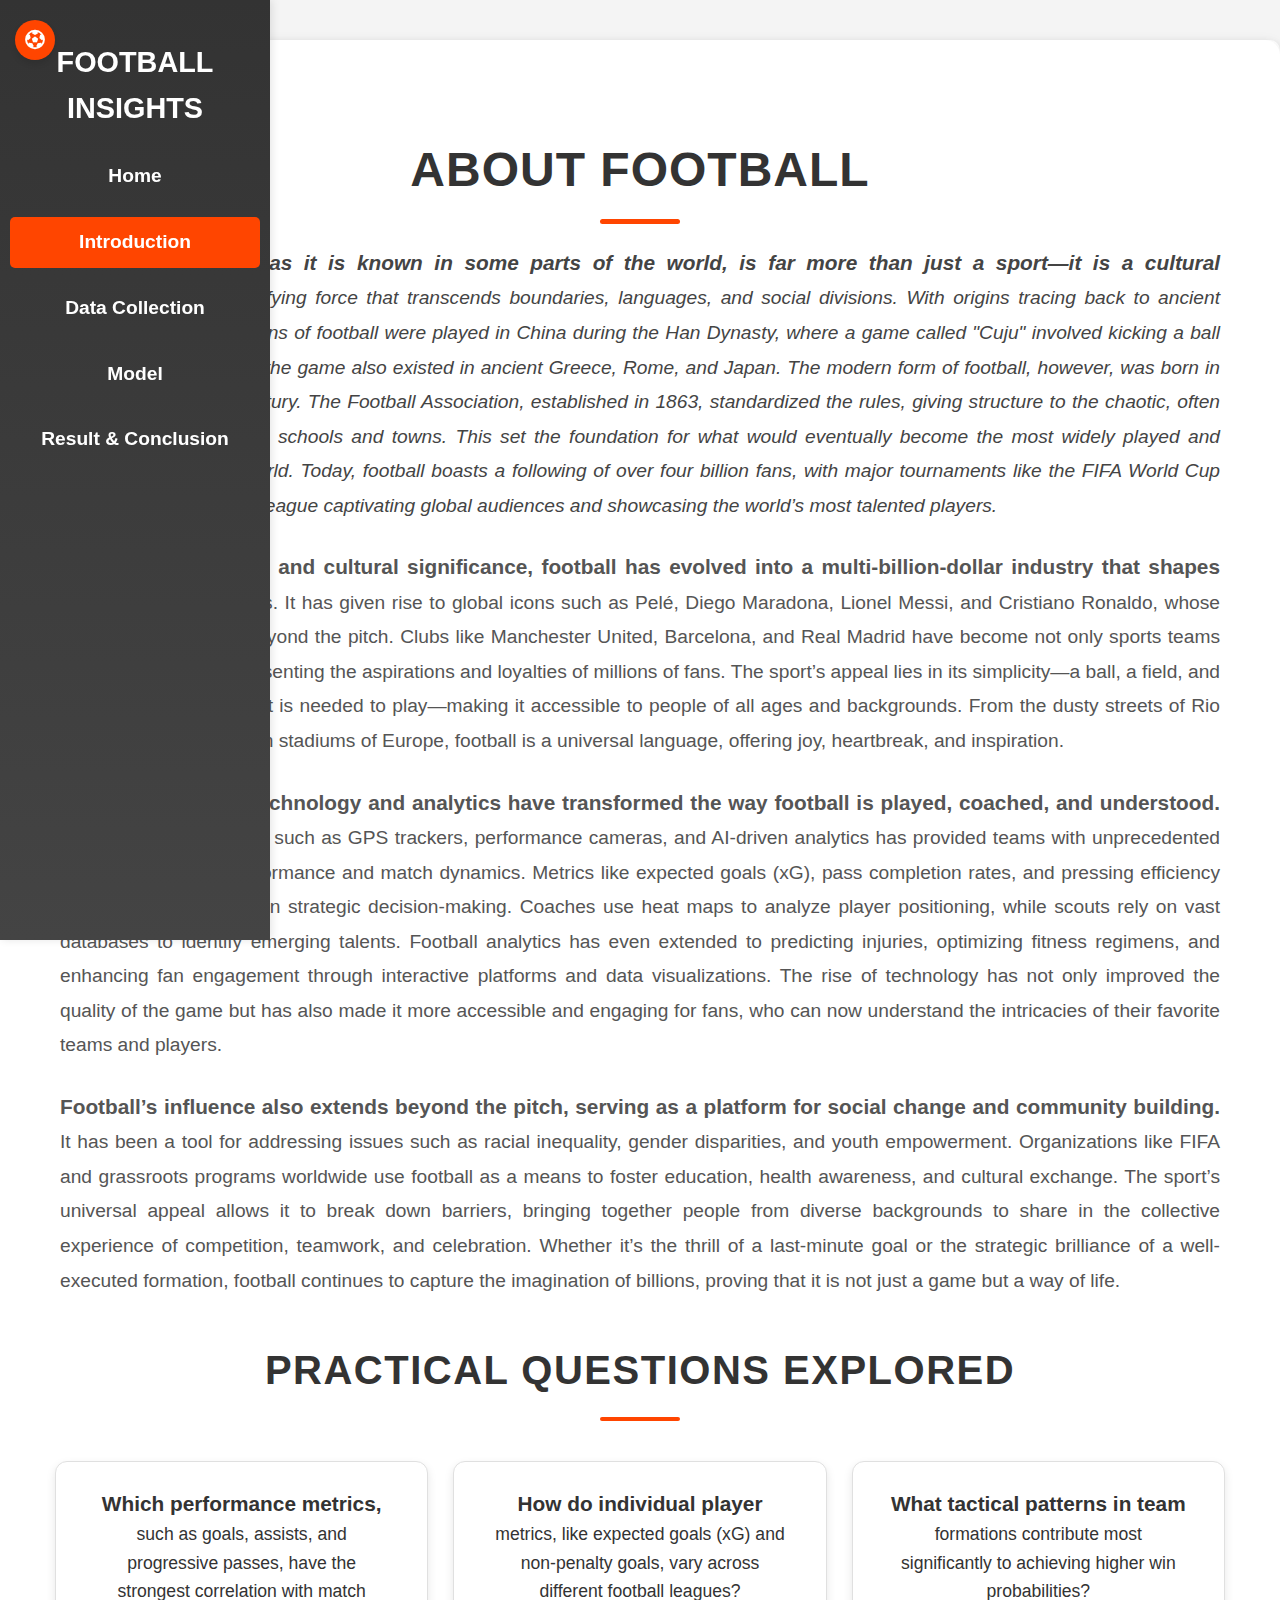
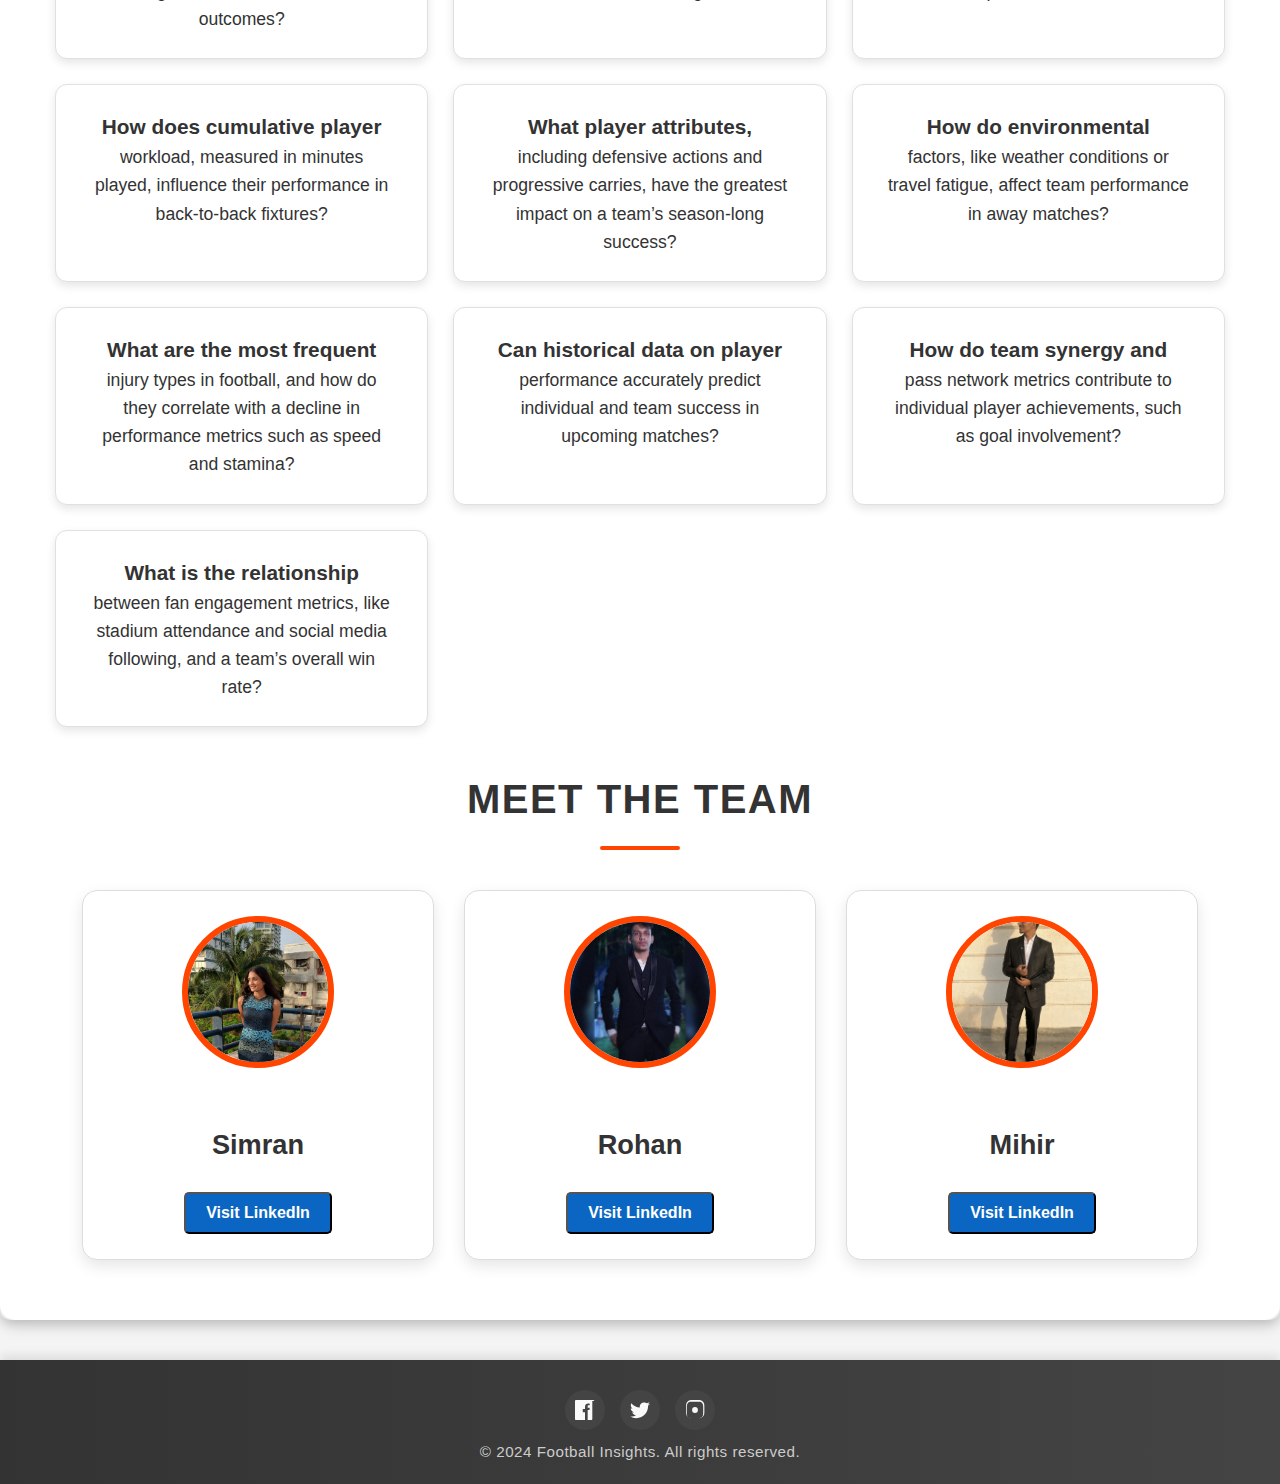
<file: intro.html>
<!DOCTYPE html>
<html lang="en">
<head>
    <meta charset="UTF-8">
    <meta name="viewport" content="width=device-width, initial-scale=1.0">
    <title>Introduction</title>
    <link rel="stylesheet" href="style.css">
    <script src="https://cdn.plot.ly/plotly-latest.min.js"></script>
    <script src="models.js" defer></script>
    <link href="https://cdnjs.cloudflare.com/ajax/libs/font-awesome/5.15.4/css/all.min.css" rel="stylesheet">

    <link rel="icon" type="image/png" href="Images/favicon.ico">

</head>
<body>
    <header>
        <nav class="navbar" id="sidebar">
            <h1 class="navbar-brand">Football Insights</h1>
            <ul class="nav-links">
                <li><a href="index.html">Home</a></li>
                <li><a href="intro.html" class="active">Introduction</a></li>
                <li><a href="data.html" >Data Collection</a></li>
                <li><a href="model.html" >Model</a></li>
                <li><a href="result.html">Result & Conclusion</a></li>
            </ul>
        </nav>
        <button id="toggle-button">
            <i class="fas fa-futbol"></i> <!-- Football icon -->
        </button>
    </header>

    <main>
        <section class="intro-section">
            <div class="container">
                <div class="intro-header">
                    <h1 class="intro-title">About Football</h1>
                    <p class="intro-paragraph">
                        Football, or soccer as it is known in some parts of the world, is far more than just a sport—it is a cultural phenomenon and a unifying force that transcends boundaries, languages, and social divisions. With origins tracing back to ancient civilizations, early versions of football were played in China during the Han Dynasty, where a game called "Cuju" involved kicking a ball into a net. Variations of the game also existed in ancient Greece, Rome, and Japan. The modern form of football, however, was born in England in the 19th century. The Football Association, established in 1863, standardized the rules, giving structure to the chaotic, often violent games played in schools and towns. This set the foundation for what would eventually become the most widely played and watched sport in the world. Today, football boasts a following of over four billion fans, with major tournaments like the FIFA World Cup and UEFA Champions League captivating global audiences and showcasing the world’s most talented players.
                    </p>
                    <p class="intro-paragraph">
                        Beyond its historical and cultural significance, football has evolved into a multi-billion-dollar industry that shapes economies and societies. It has given rise to global icons such as Pelé, Diego Maradona, Lionel Messi, and Cristiano Ronaldo, whose influence extends far beyond the pitch. Clubs like Manchester United, Barcelona, and Real Madrid have become not only sports teams but global brands, representing the aspirations and loyalties of millions of fans. The sport’s appeal lies in its simplicity—a ball, a field, and a few players are all that is needed to play—making it accessible to people of all ages and backgrounds. From the dusty streets of Rio de Janeiro to the modern stadiums of Europe, football is a universal language, offering joy, heartbreak, and inspiration.
                    </p>
                    <p class="intro-paragraph">
                        In recent decades, technology and analytics have transformed the way football is played, coached, and understood. The introduction of tools such as GPS trackers, performance cameras, and AI-driven analytics has provided teams with unprecedented insights into player performance and match dynamics. Metrics like expected goals (xG), pass completion rates, and pressing efficiency now play a critical role in strategic decision-making. Coaches use heat maps to analyze player positioning, while scouts rely on vast databases to identify emerging talents. Football analytics has even extended to predicting injuries, optimizing fitness regimens, and enhancing fan engagement through interactive platforms and data visualizations. The rise of technology has not only improved the quality of the game but has also made it more accessible and engaging for fans, who can now understand the intricacies of their favorite teams and players.
                    </p>
                    <p class="intro-paragraph">
                        Football’s influence also extends beyond the pitch, serving as a platform for social change and community building. It has been a tool for addressing issues such as racial inequality, gender disparities, and youth empowerment. Organizations like FIFA and grassroots programs worldwide use football as a means to foster education, health awareness, and cultural exchange. The sport’s universal appeal allows it to break down barriers, bringing together people from diverse backgrounds to share in the collective experience of competition, teamwork, and celebration. Whether it’s the thrill of a last-minute goal or the strategic brilliance of a well-executed formation, football continues to capture the imagination of billions, proving that it is not just a game but a way of life.
                    </p>
                </div>
                

                <div class="questions">
                    <div class="questions-title-container">
                        <h2 class="questions-title">Practical Questions Explored</h2>
                    </div>
                    <div class="question-cards">
                        <div class="card">
                            <p>Which performance metrics, such as goals, assists, and progressive passes, have the strongest correlation with match outcomes?</p>
                        </div>
                        <div class="card">
                            <p>How do individual player metrics, like expected goals (xG) and non-penalty goals, vary across different football leagues?</p>
                        </div>
                        <div class="card">
                            <p>What tactical patterns in team formations contribute most significantly to achieving higher win probabilities?</p>
                        </div>
                        <div class="card">
                            <p>How does cumulative player workload, measured in minutes played, influence their performance in back-to-back fixtures?</p>
                        </div>
                        <div class="card">
                            <p>What player attributes, including defensive actions and progressive carries, have the greatest impact on a team’s season-long success?</p>
                        </div>
                        <div class="card">
                            <p>How do environmental factors, like weather conditions or travel fatigue, affect team performance in away matches?</p>
                        </div>
                        <div class="card">
                            <p>What are the most frequent injury types in football, and how do they correlate with a decline in performance metrics such as speed and stamina?</p>
                        </div>
                        <div class="card">
                            <p>Can historical data on player performance accurately predict individual and team success in upcoming matches?</p>
                        </div>
                        <div class="card">
                            <p>How do team synergy and pass network metrics contribute to individual player achievements, such as goal involvement?</p>
                        </div>
                        <div class="card">
                            <p>What is the relationship between fan engagement metrics, like stadium attendance and social media following, and a team’s overall win rate?</p>
                        </div>
                    </div>
                </div>
                
                <div class="team">
                    <div class="team-title-container">
                        <h2 class="team-title">Meet the Team</h2>
                    </div>
                    <div class="team-cards">
                        <div class="team-card">
                            <img src="Images/simran.jpeg" alt="Simran" class="team-image">
                            <h3>Simran</h3>
                            <button onclick="window.open('https://www.linkedin.com/in/simran-jadhav20', '_blank')" class="linkedin-button">Visit LinkedIn</button>
                        </div>
                        <div class="team-card">
                            <img src="Images/rohan.jpeg" alt="Rohan" class="team-image">
                            <h3>Rohan</h3>
                            <button onclick="window.open('https://www.linkedin.com/in/rohan-jain11', '_blank')" class="linkedin-button">Visit LinkedIn</button>
                        </div>
                        <div class="team-card">
                            <img src="Images/mihir.jpg" alt="Mihir" class="team-image">
                            <h3>Mihir</h3>
                            <button onclick="window.open('https://www.linkedin.com/in/mihirchauhan10', '_blank')" class="linkedin-button">Visit LinkedIn</button>
                        </div>
                    </div>
                </div>
                
                
                
                
            </div>
        </section>
    </main>

    <footer>
        <div class="social-icons">
            <!-- Add your social media links here -->
            <a href="https://facebook.com" target="_blank" title="Facebook">
                <svg xmlns="http://www.w3.org/2000/svg" viewBox="0 0 24 24">
                    <path d="M22.675 0h-21.35C.597 0 0 .597 0 1.337v21.325c0 .739.597 1.337 1.325 1.337H12v-9.325H9.325V10.67H12V8.325c0-2.617 1.593-4.049 3.915-4.049.805 0 1.52.06 1.737.087v2.015l-1.192.001c-1.044 0-1.248.496-1.248 1.224v1.604h2.497l-.328 2.67h-2.169V24h4.243c.739 0 1.325-.597 1.325-1.325V1.337C24 .597 23.413 0 22.675 0z"/>
                </svg>
            </a>
            <a href="https://twitter.com" target="_blank" title="Twitter">
                <svg xmlns="http://www.w3.org/2000/svg" viewBox="0 0 24 24">
                    <path d="M24 4.557a9.818 9.818 0 01-2.828.775 4.932 4.932 0 002.165-2.724 9.864 9.864 0 01-3.127 1.197A4.92 4.92 0 0016.616 3c-2.727 0-4.932 2.209-4.932 4.932 0 .388.043.765.127 1.125-4.1-.205-7.733-2.171-10.169-5.155-.427.734-.671 1.584-.671 2.476 0 1.709.869 3.216 2.189 4.102a4.932 4.932 0 01-2.233-.619v.062c0 2.385 1.693 4.374 3.946 4.828-.411.11-.843.17-1.288.17-.314 0-.615-.03-.916-.086a4.93 4.93 0 004.604 3.417A9.869 9.869 0 010 19.54a13.908 13.908 0 007.548 2.211c9.142 0 14.144-7.582 14.144-14.144 0-.214-.005-.428-.014-.64A10.163 10.163 0 0024 4.557z"/>
                </svg>
            </a>
            <a href="https://instagram.com" target="_blank" title="Instagram">
                <svg xmlns="http://www.w3.org/2000/svg" viewBox="0 0 24 24">
                    <path d="M12 2.163c3.204 0 3.584.012 4.85.07 1.366.062 2.633.347 3.608 1.322.975.975 1.26 2.242 1.322 3.608.058 1.266.07 1.646.07 4.84s-.012 3.574-.07 4.84c-.062 1.366-.347 2.633-1.322 3.608-.975.975-2.242 1.26-3.608 1.322-1.266.058-1.646.07-4.84.07s-3.574-.012-4.84-.07c-1.366-.062-2.633-.347-3.608-1.322-.975-.975-1.26-2.242-1.322-3.608-.058-1.266-.07-1.646-.07-4.84s.012-3.574.07-4.84c.062-1.366.347-2.633 1.322-3.608.975-.975 2.242-1.26 3.608-1.322 1.266-.058 1.646-.07 4.84-.07m0-2.163C8.691 0 8.26.013 7.193.073 6.123.132 5.115.346 4.302.96c-.813.614-1.486 1.287-2.1 2.1-.614.813-.828 1.821-.887 2.891-.06 1.067-.073 1.498-.073 5.046s.013 3.978.073 5.046c.059 1.067.273 2.075.887 2.891.614.813 1.287 1.486 2.1 2.1.813.614 1.821.828 2.891.887 1.067.06 1.498.073 5.046.073s3.978-.013 5.046-.073c1.067-.059 2.075-.273 2.891-.887.813-.614 1.486-1.287 2.1-2.1.614-.813.828-1.821.887-2.891.06-1.067.073-1.498.073-5.046s-.013-3.978-.073-5.046c-.059-1.067-.273-2.075-.887-2.891-.614-.813-1.287-1.486-2.1-2.1-.813-.614-1.821-.828-2.891-.887-1.067-.06-1.498-.073-5.046-.073z"/>
                    <circle cx="12" cy="12" r="3.5"/>
                </svg>
            </a>
        </div>
    
        <p>© 2024 Football Insights. All rights reserved.</p>
    </footer>
</body>
<script>
    
    document.getElementById('toggle-button').addEventListener('click', function () {
        const navbar = document.getElementById('sidebar');
        const body = document.body;

        // Toggle the 'hidden' class on the navbar
        navbar.classList.toggle('hidden');

        // Adjust the body's class for margin
        body.classList.toggle('navbar-hidden');
    });

</script>
</html>
</file>
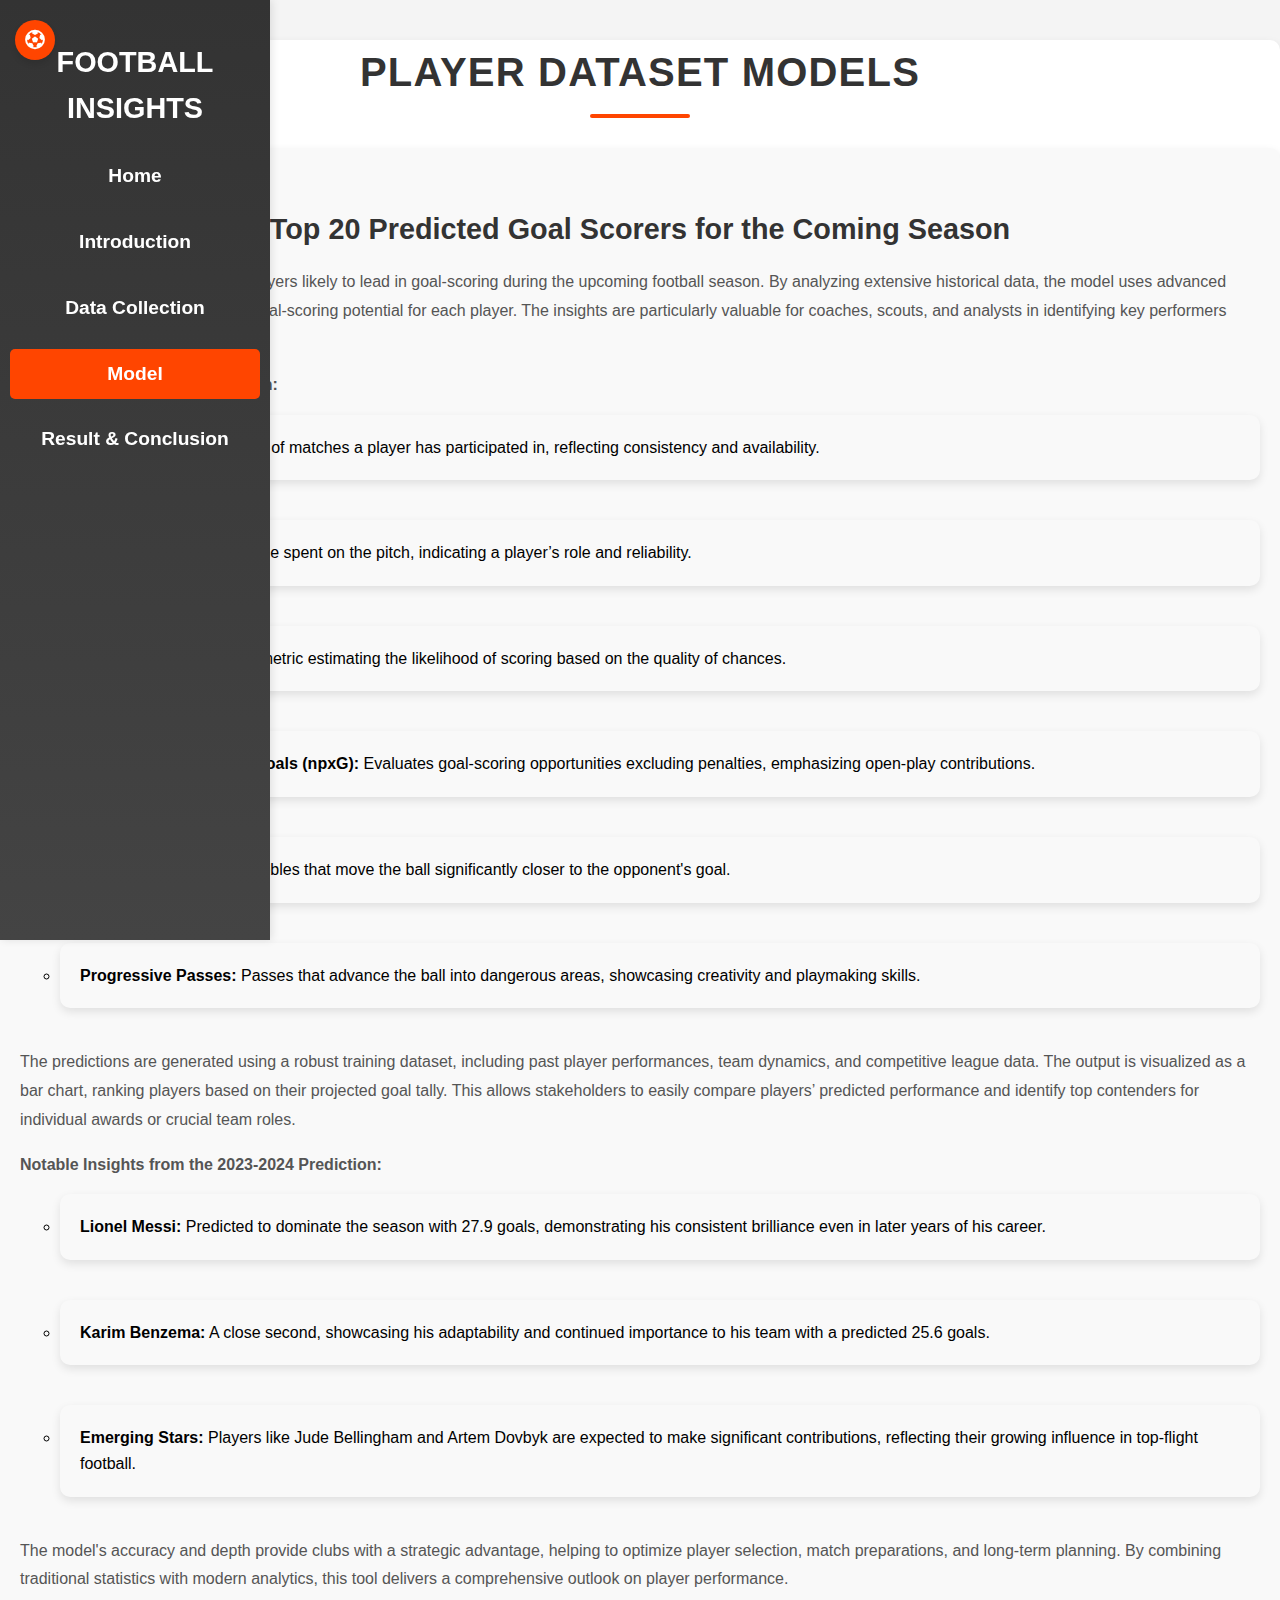
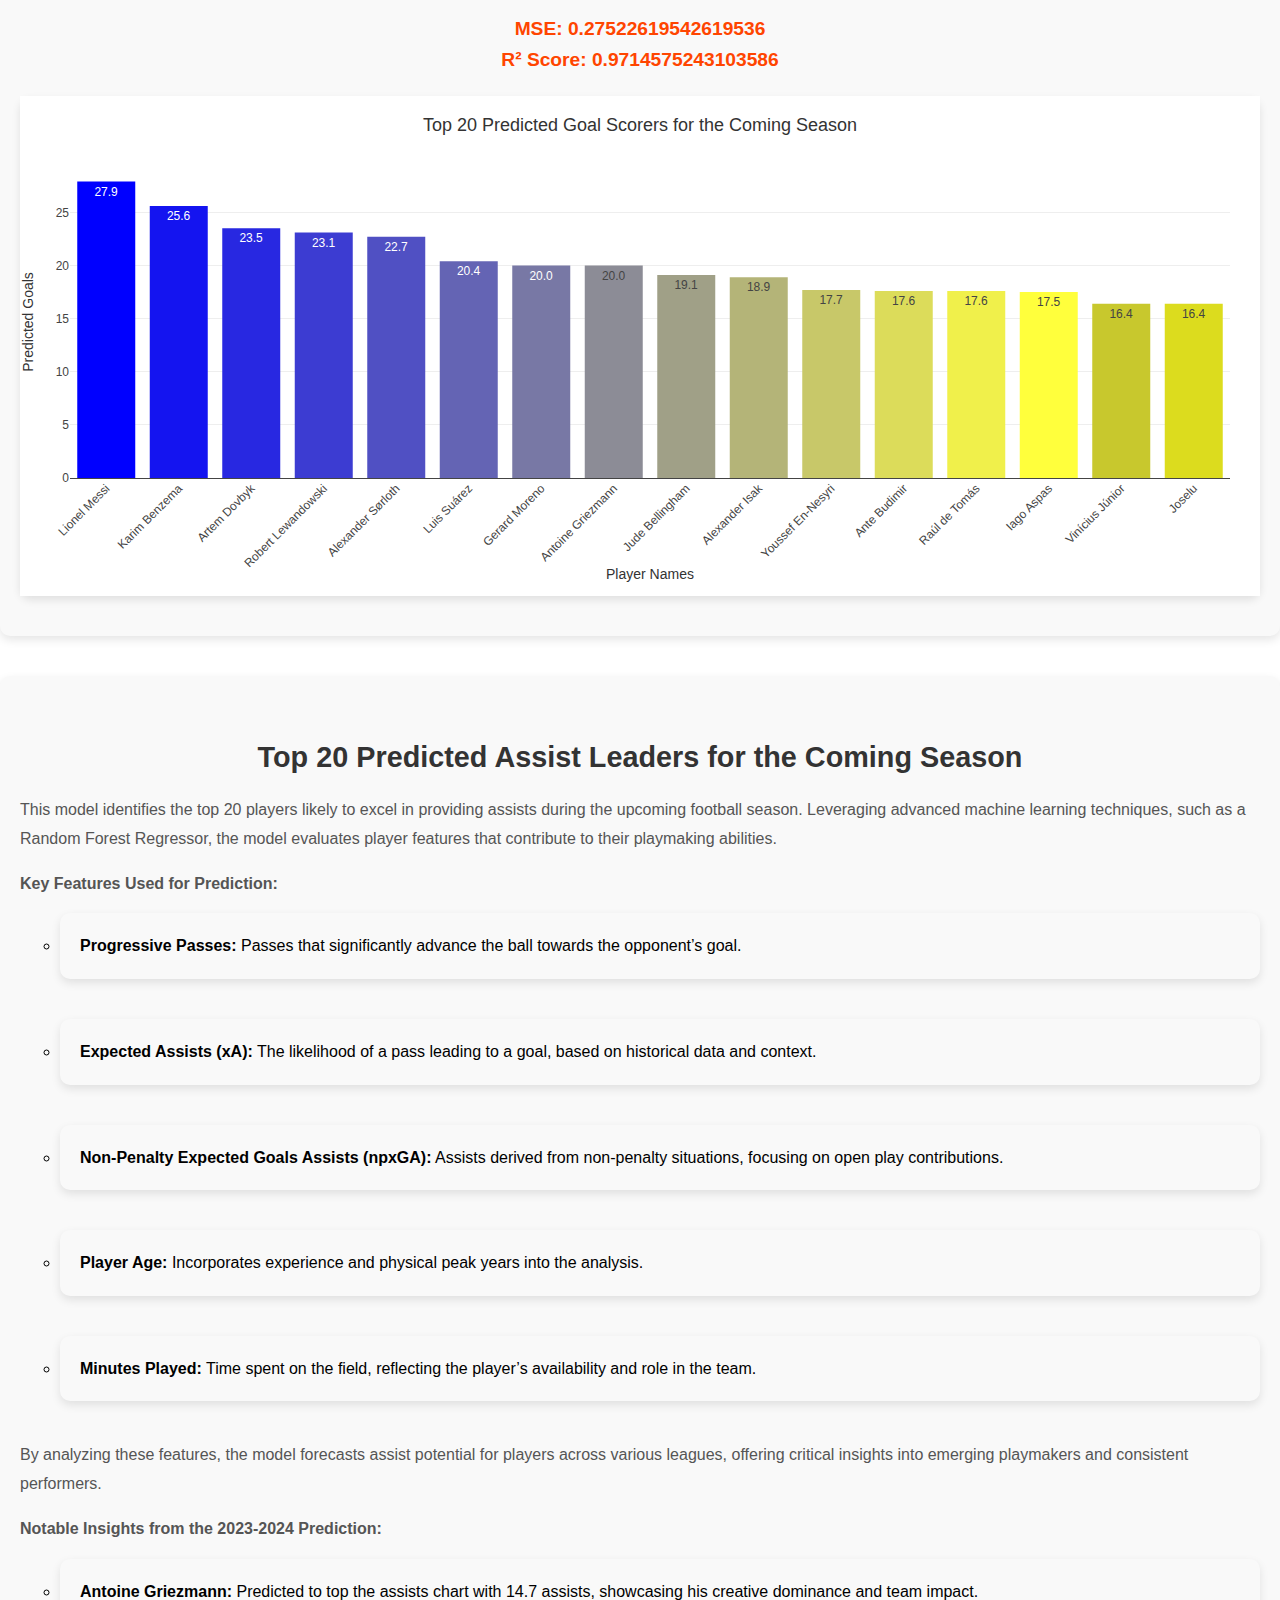
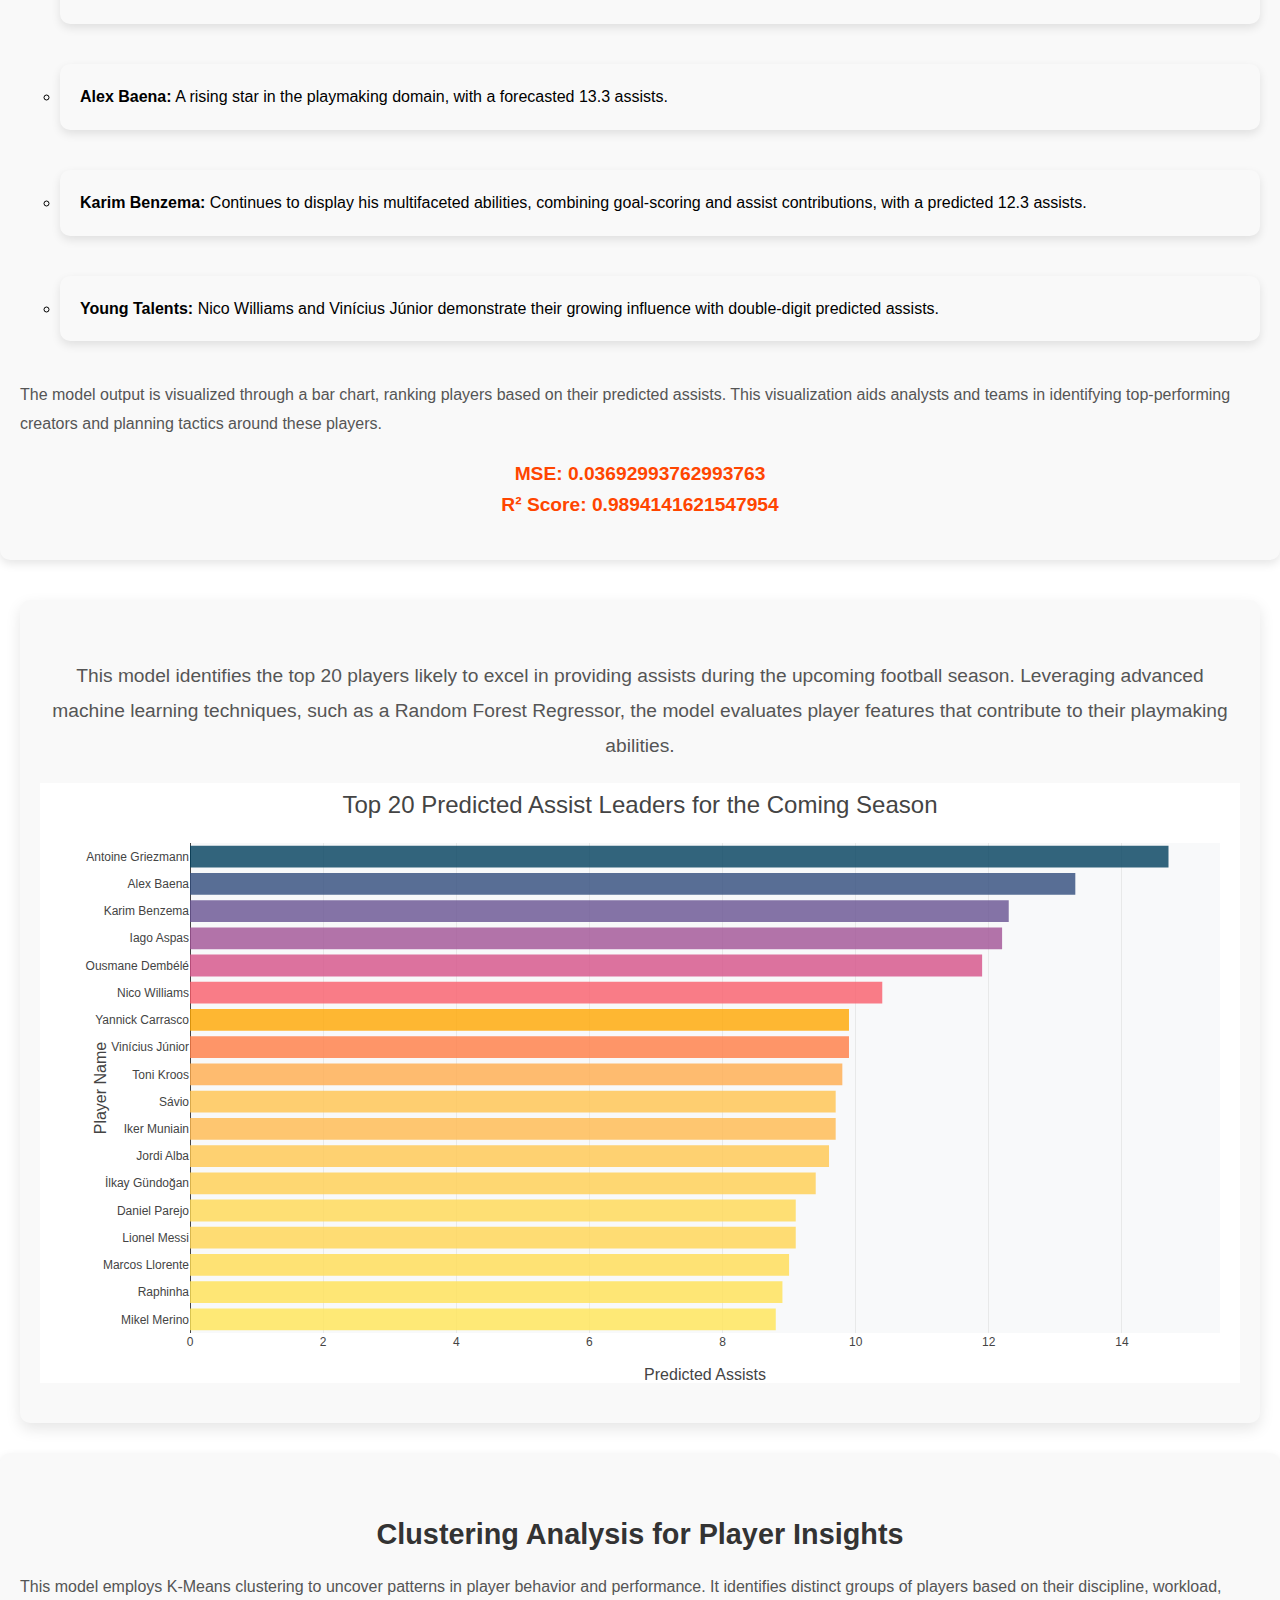
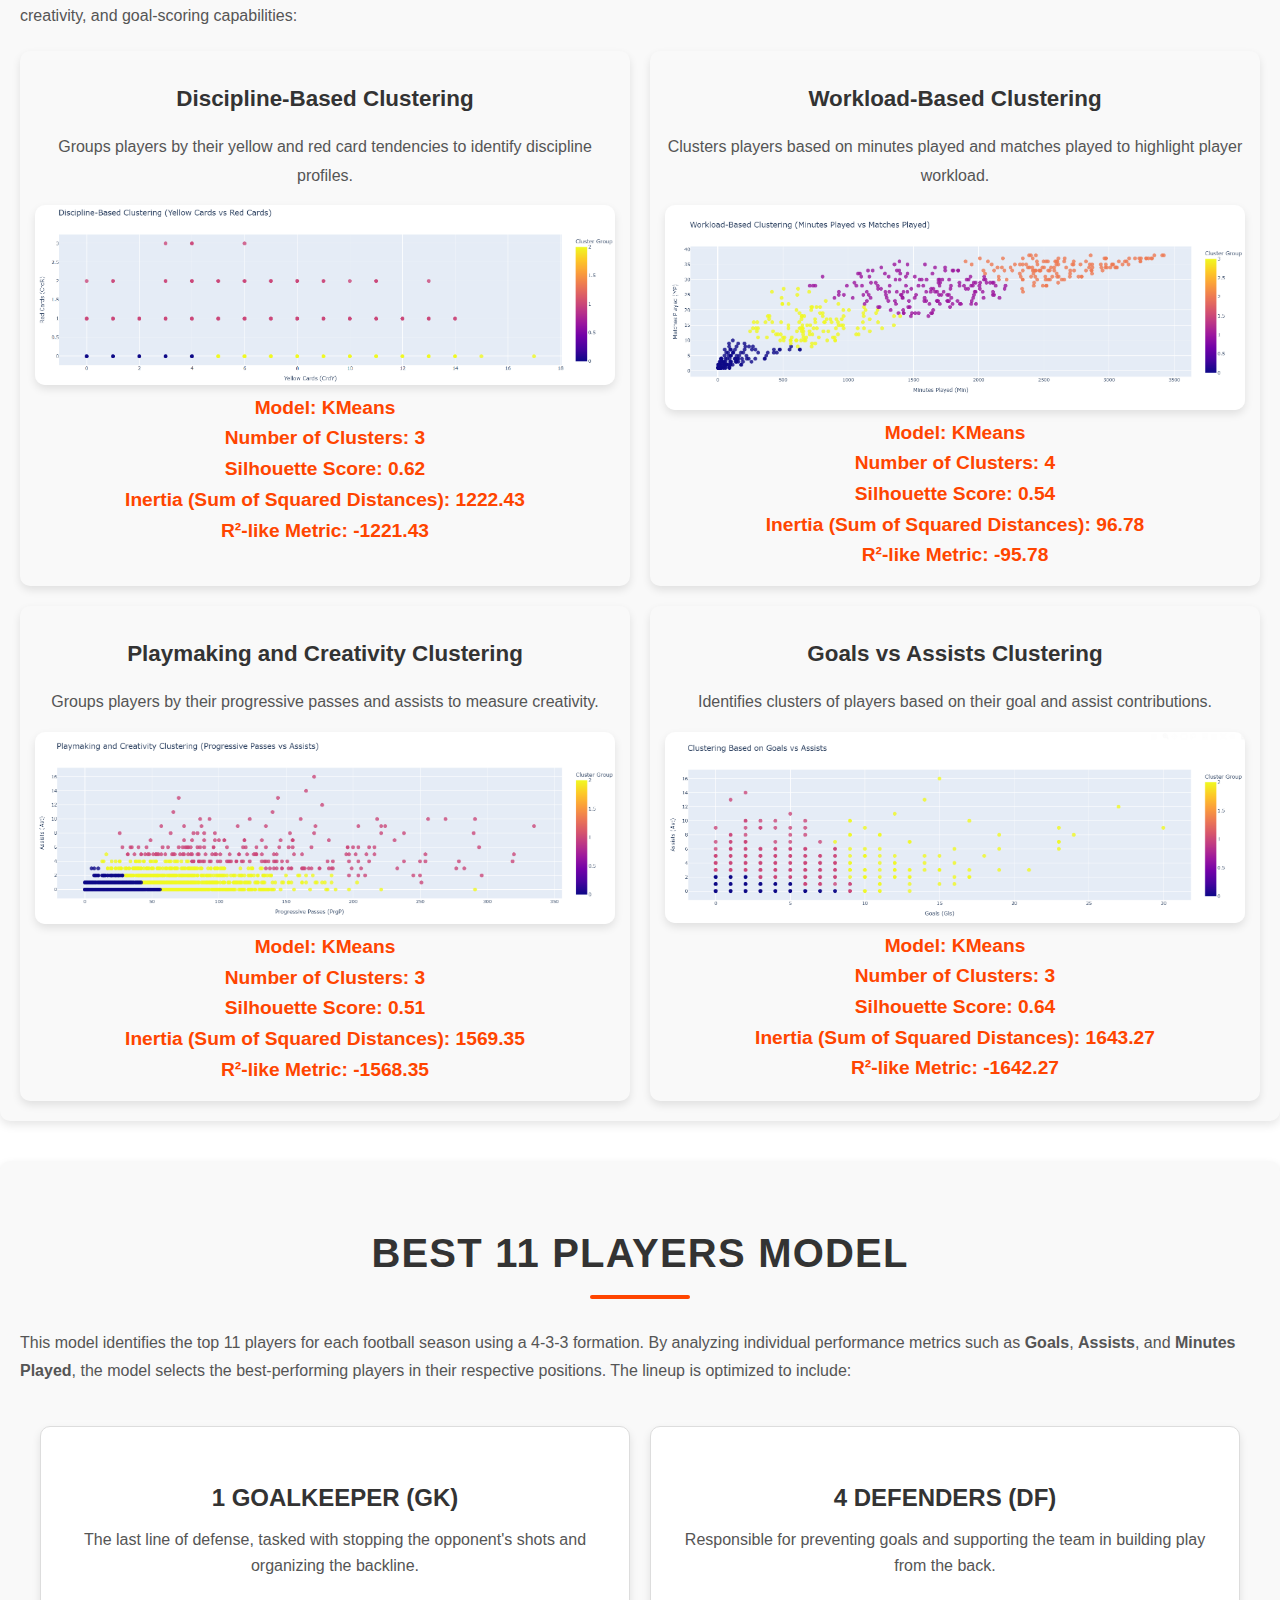
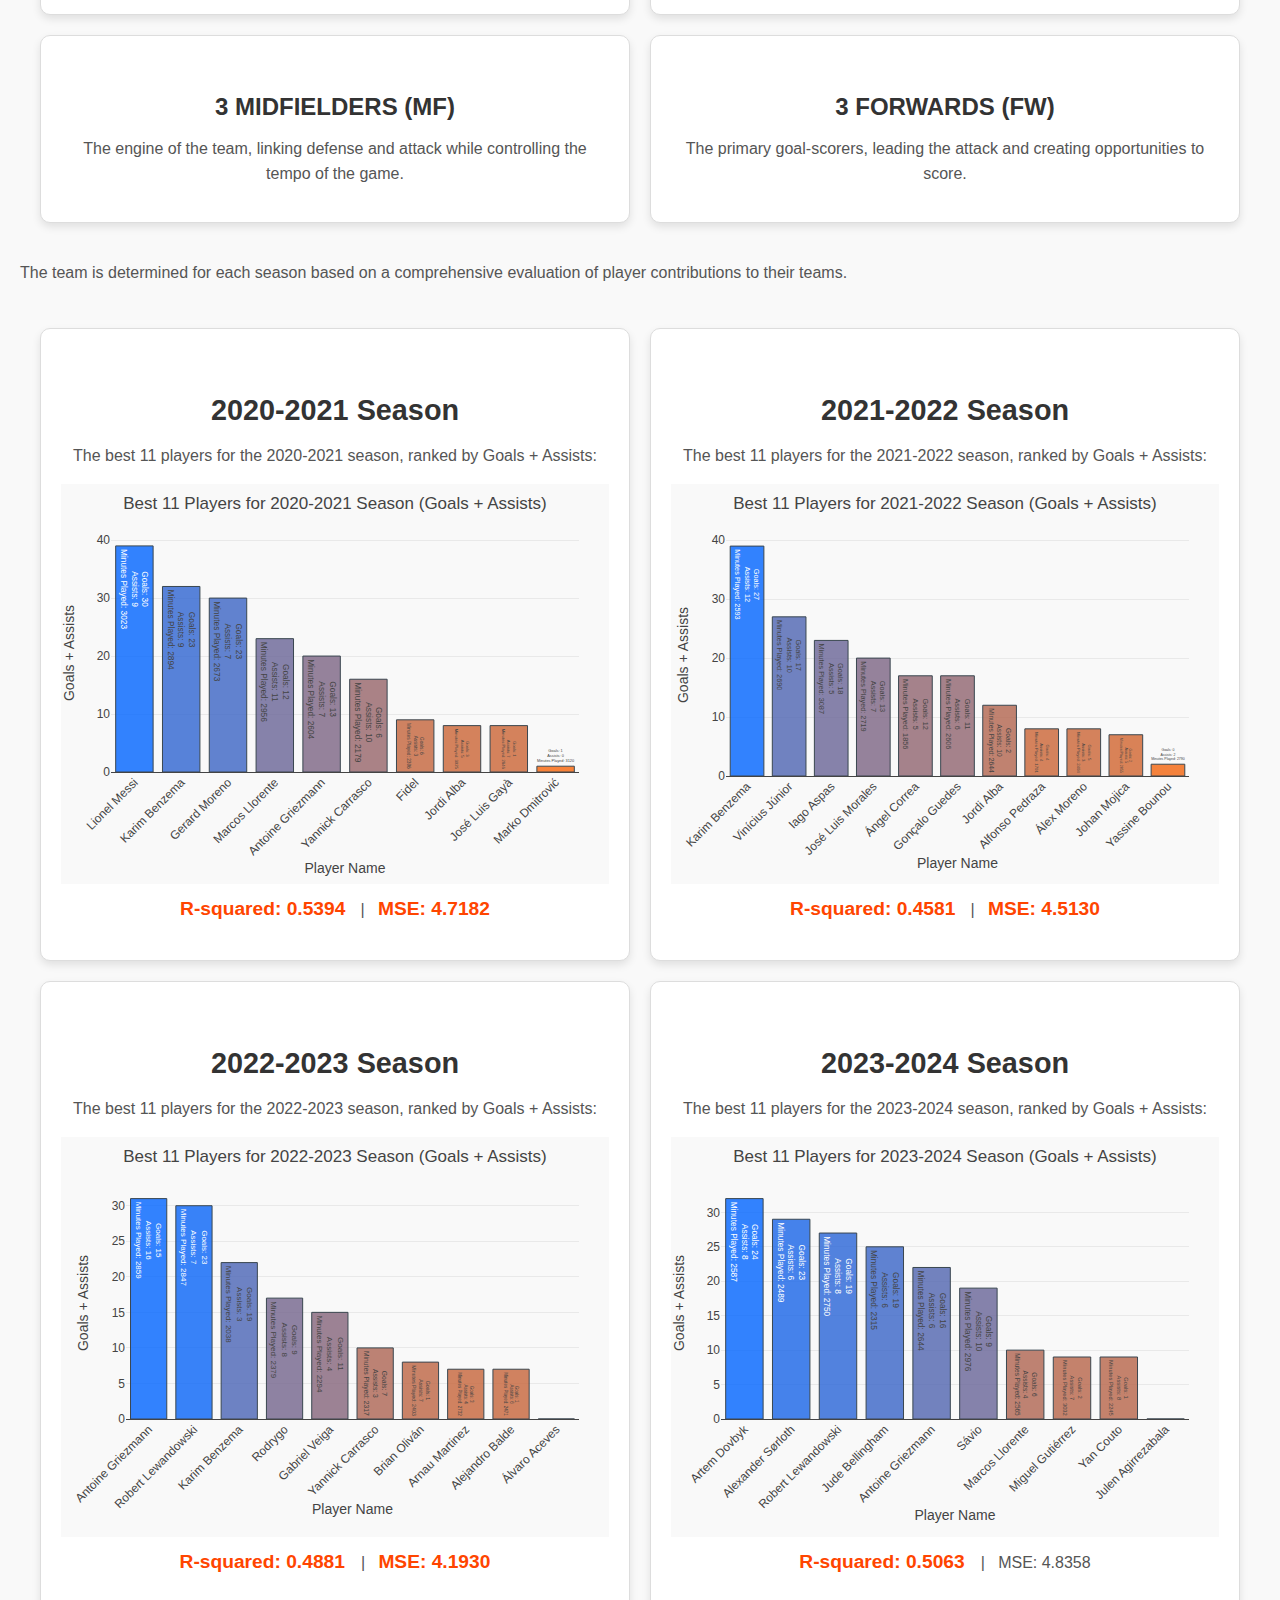
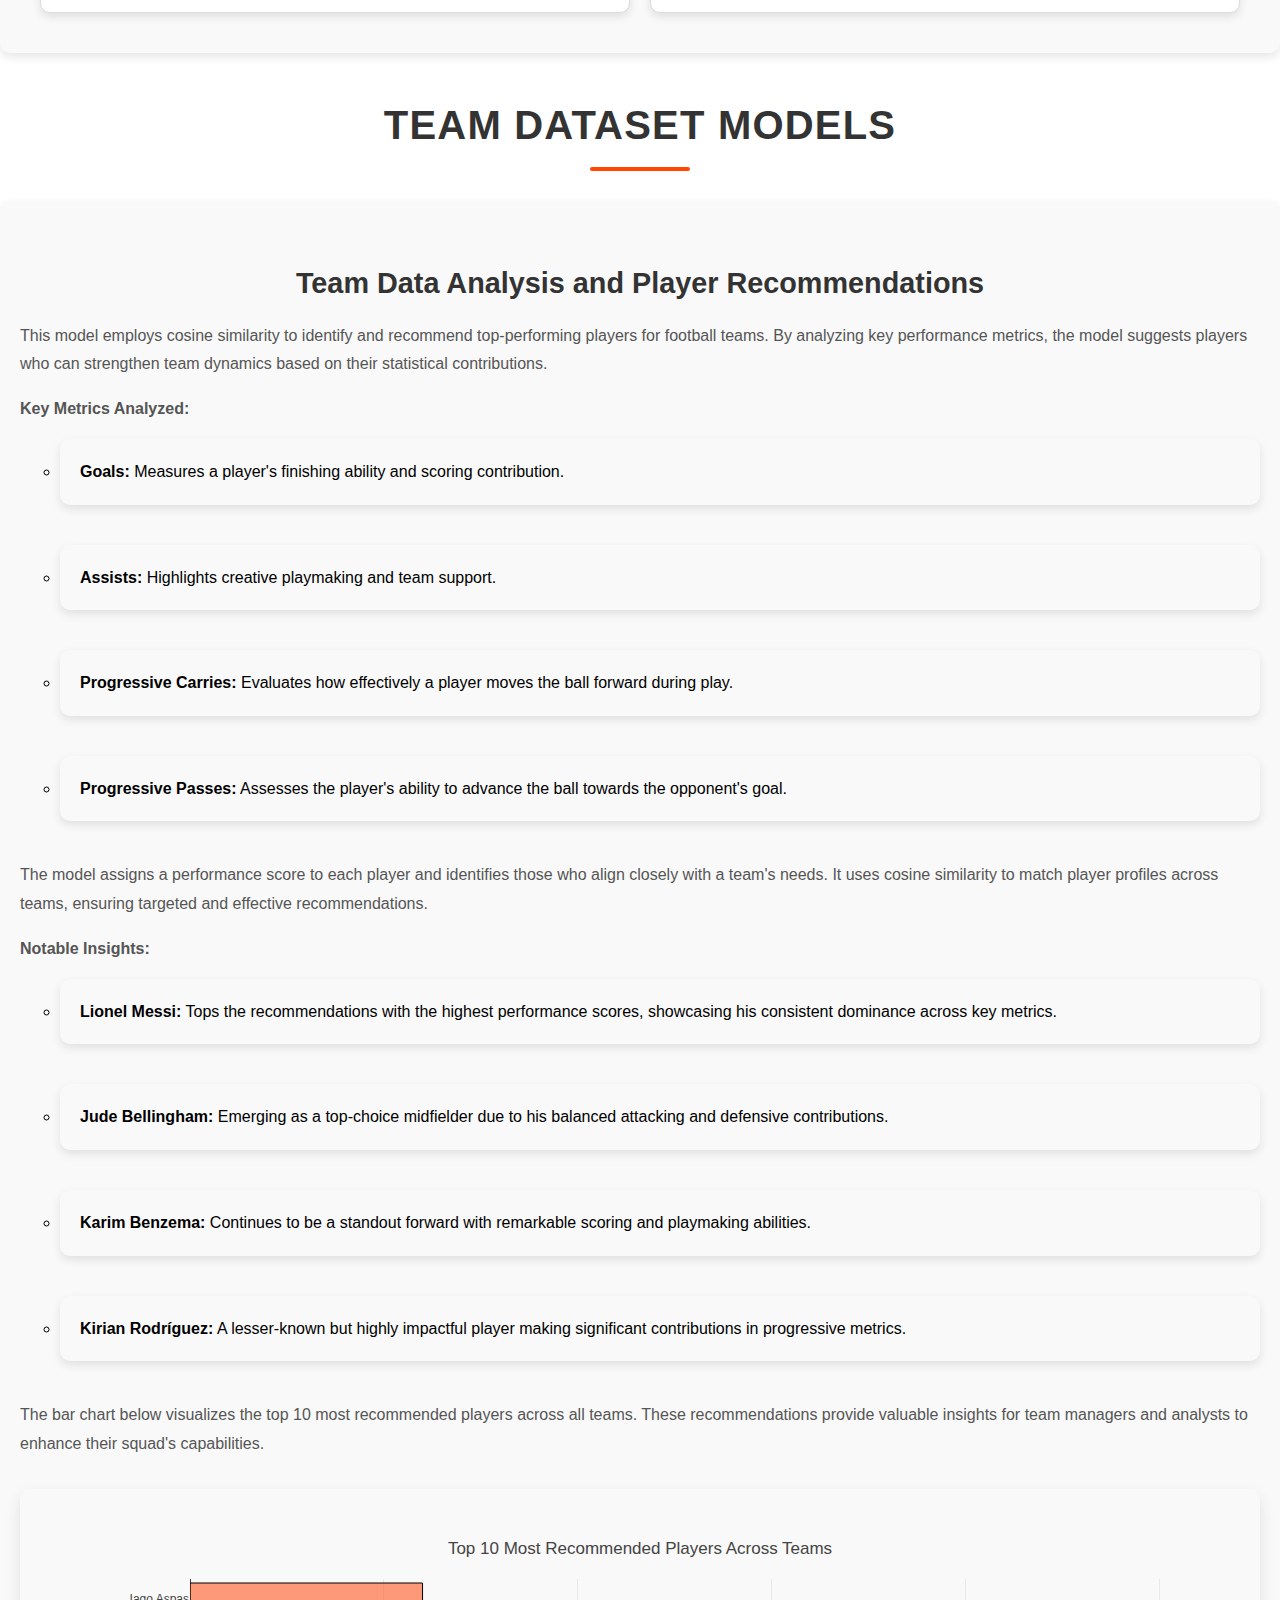
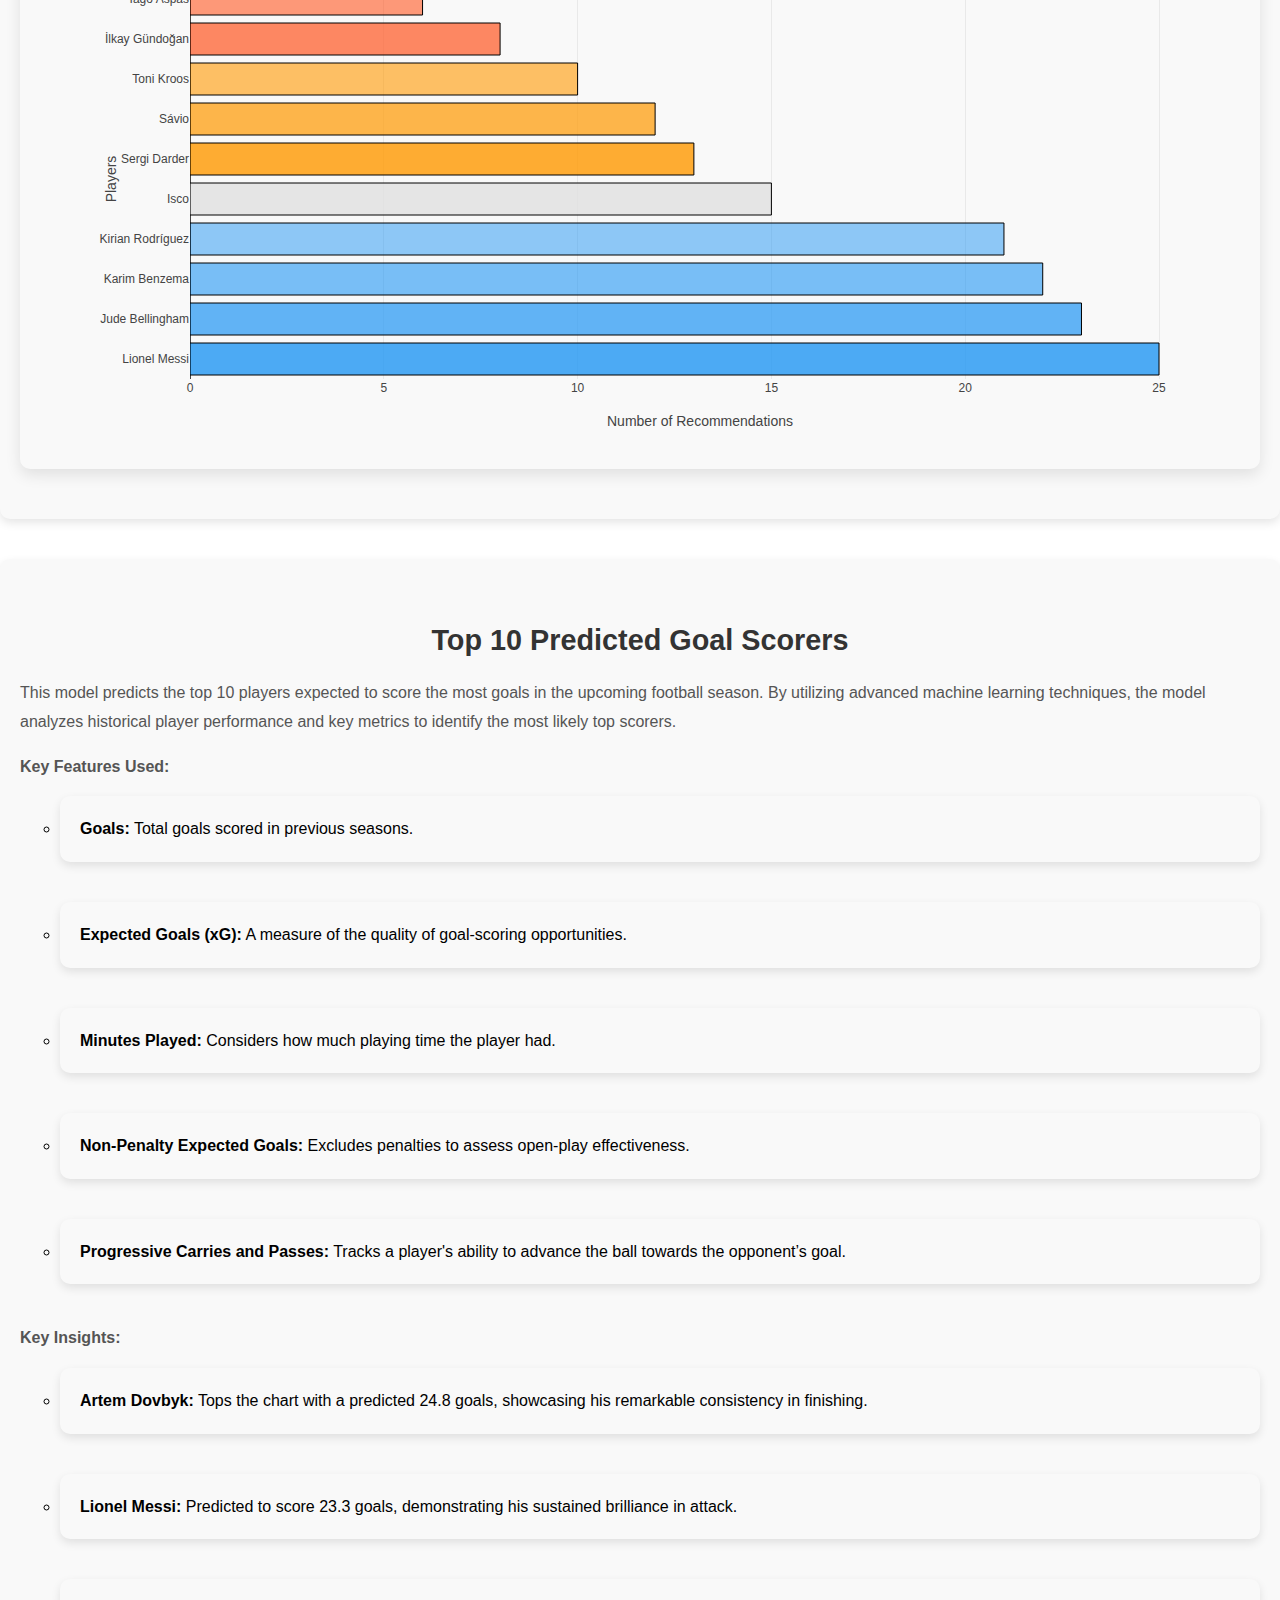
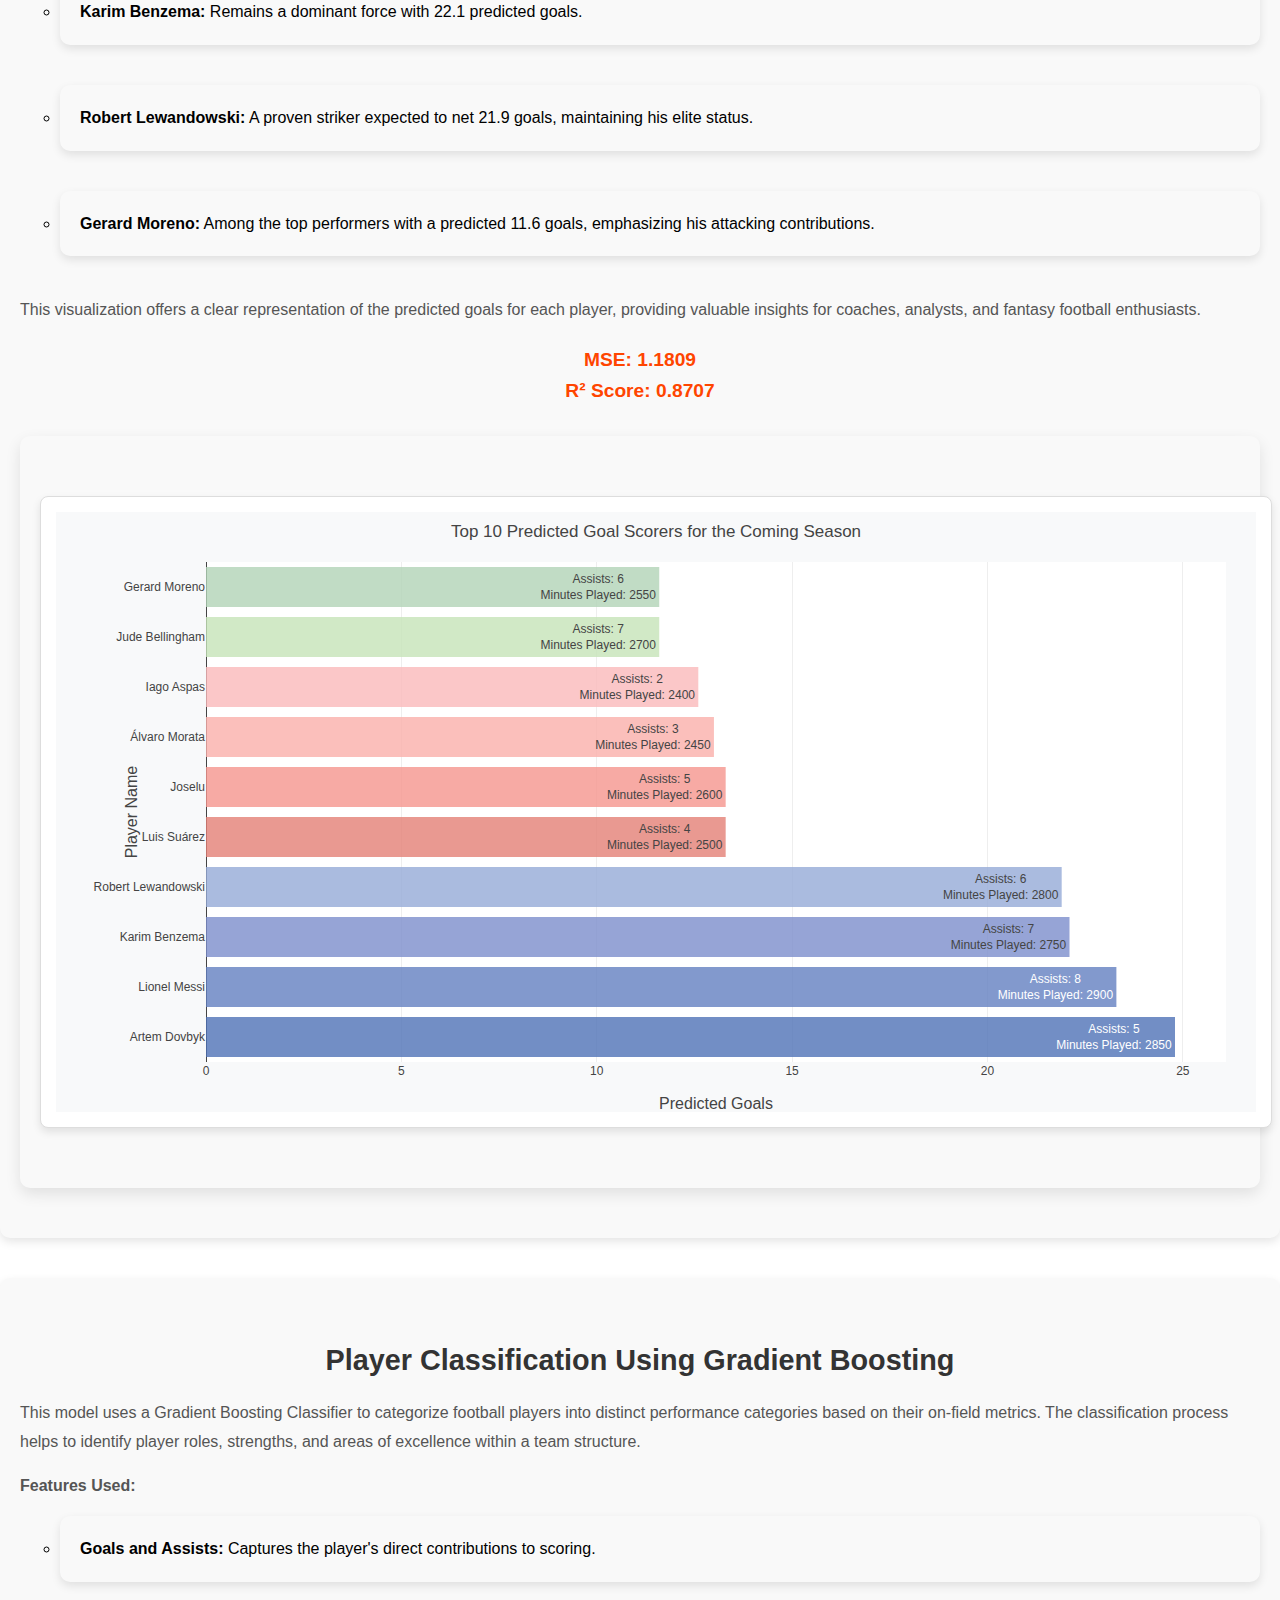
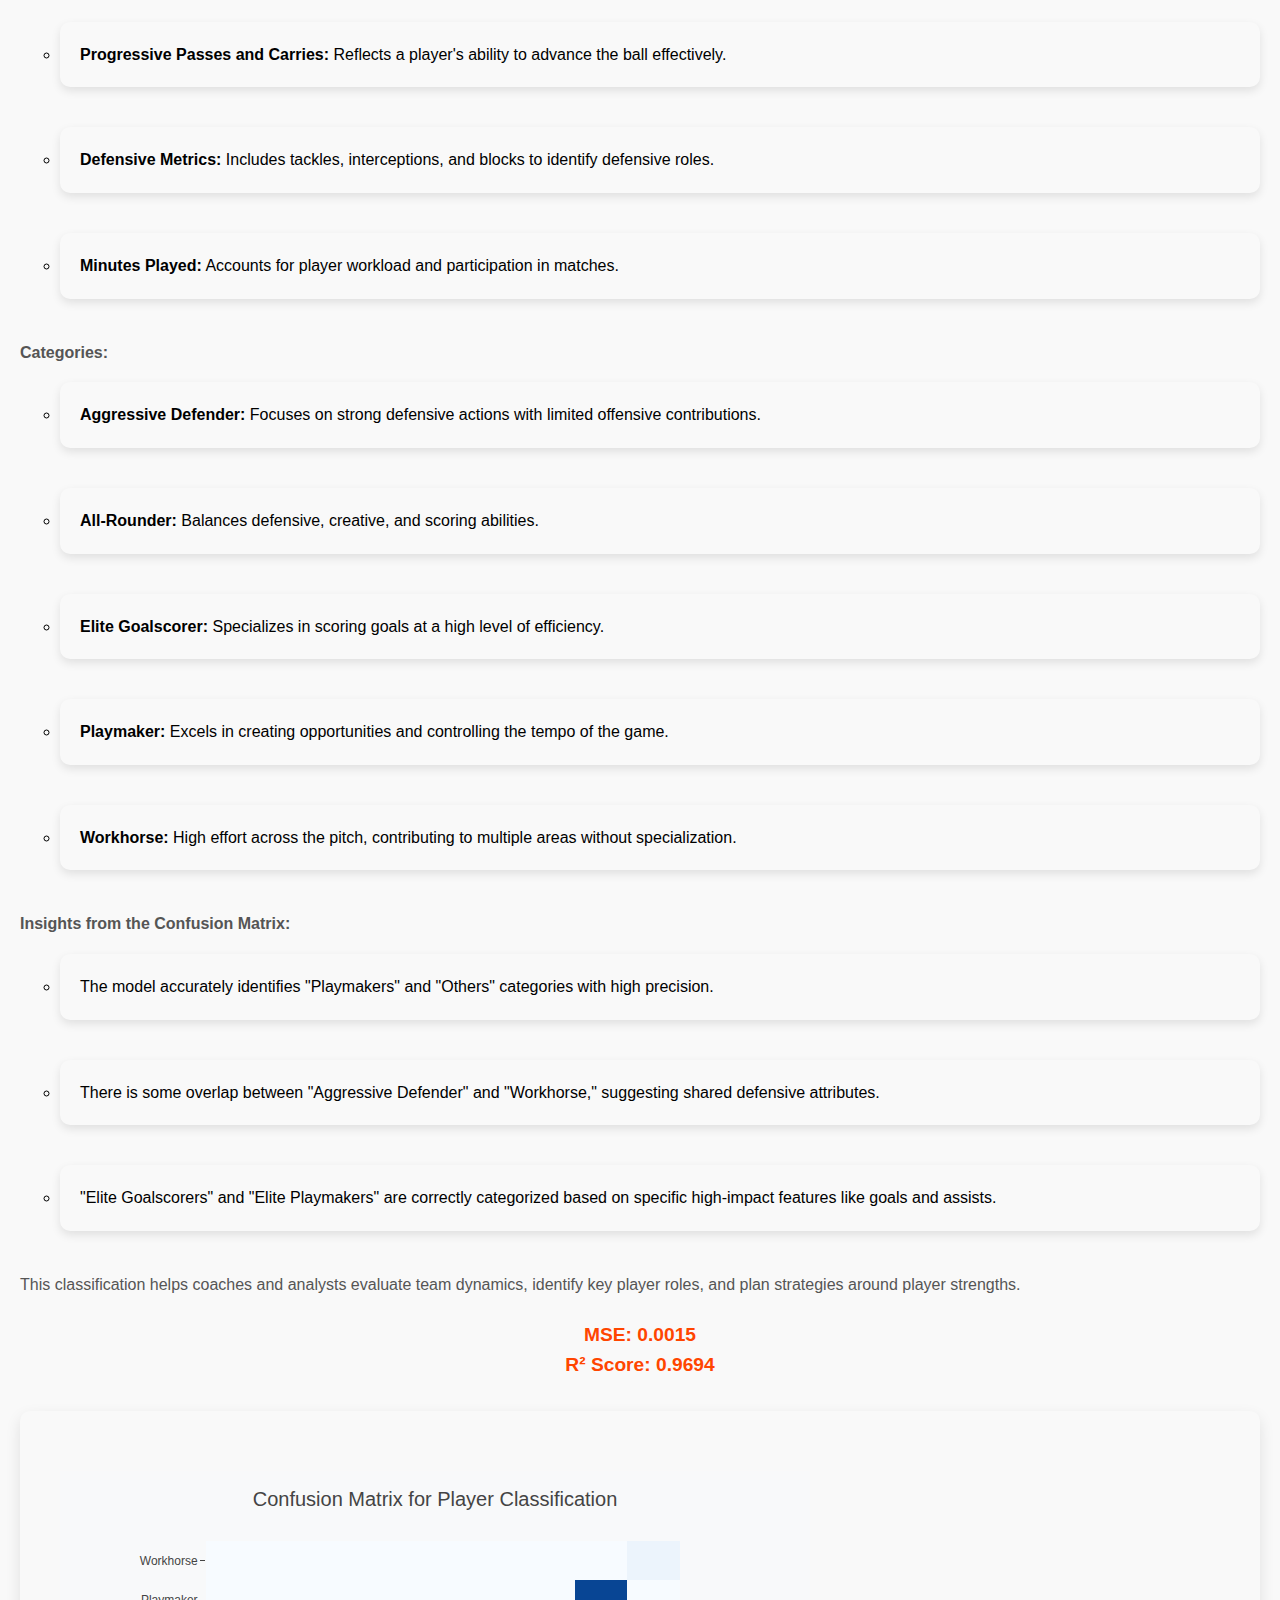
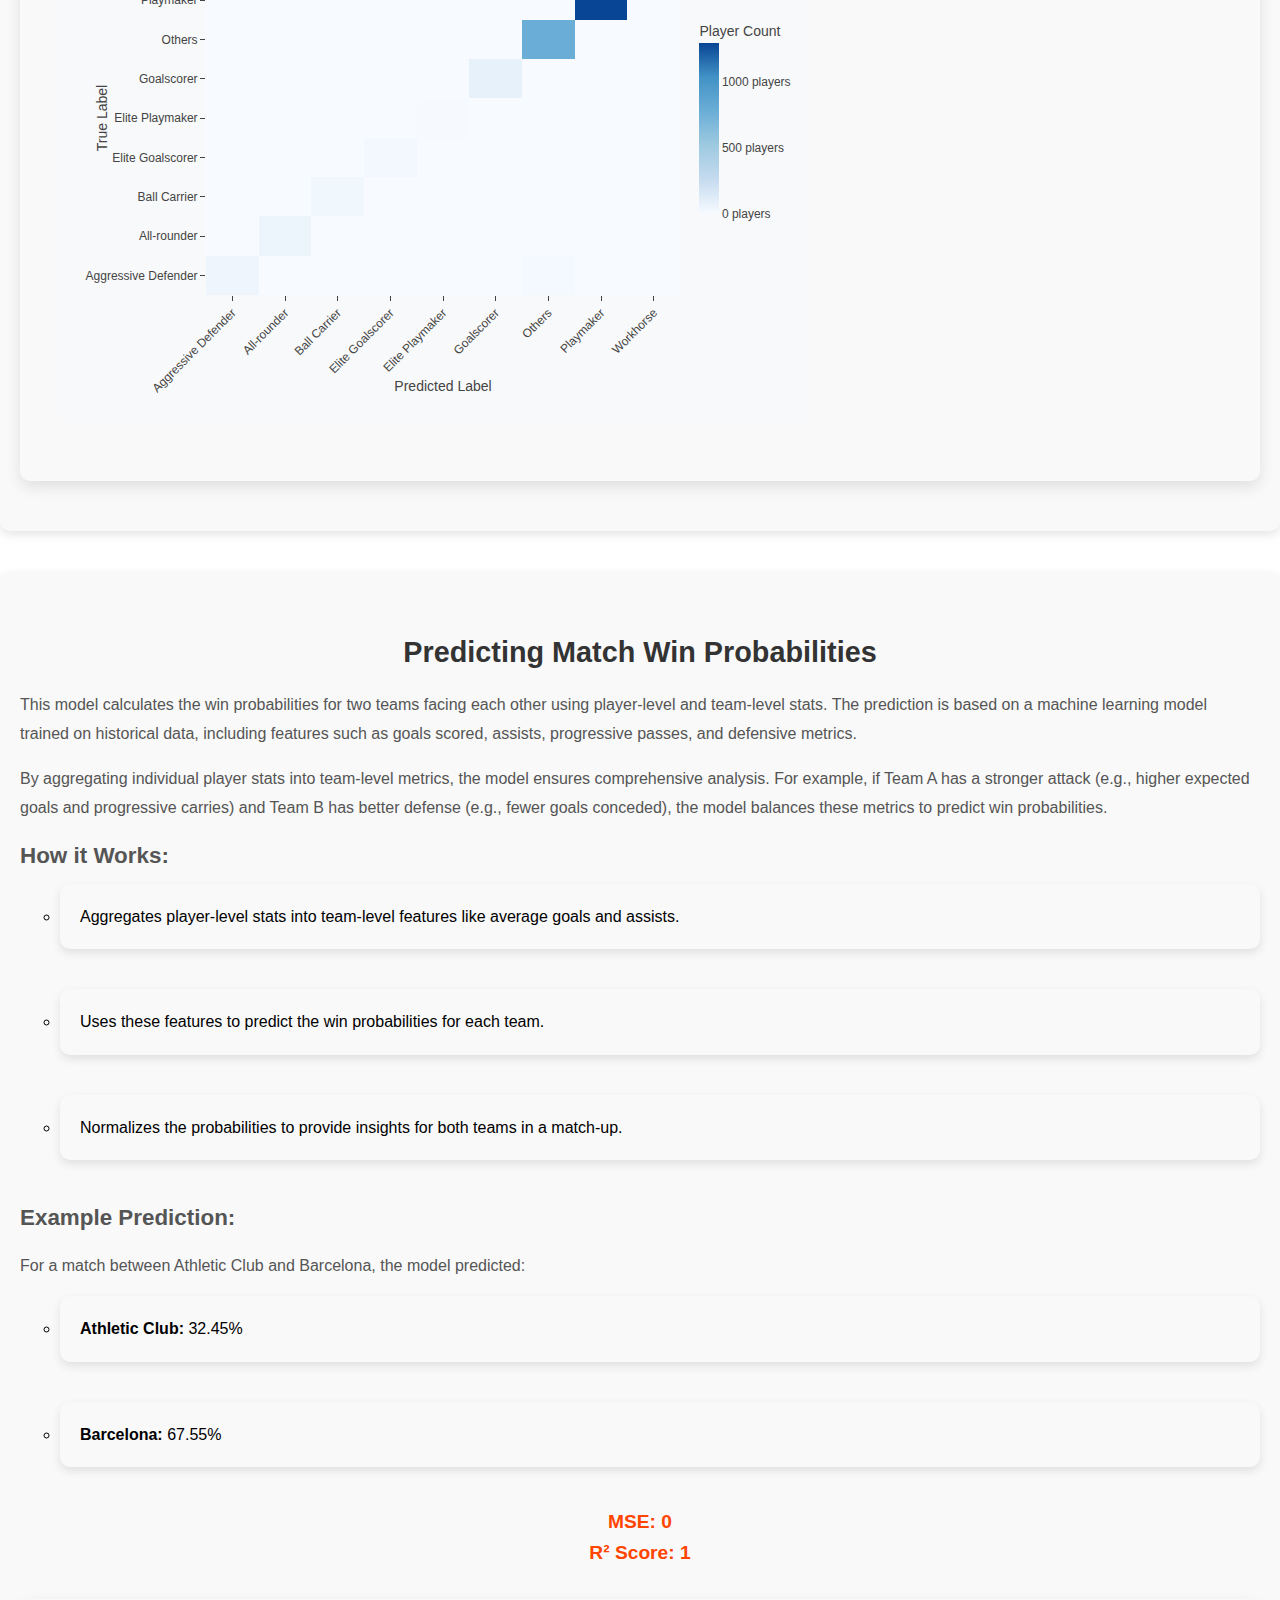
<file: model.html>
<!DOCTYPE html>
<html lang="en">
<head>
    <meta charset="UTF-8">
    <meta name="viewport" content="width=device-width, initial-scale=1.0">
    <title>Football Models</title>
    <link rel="stylesheet" href="style.css">
    <script src="https://cdn.plot.ly/plotly-latest.min.js"></script>
    <script src="models.js" defer></script>
    <link href="https://cdnjs.cloudflare.com/ajax/libs/font-awesome/5.15.4/css/all.min.css" rel="stylesheet">

    <link rel="icon" type="image/png" href="Images/favicon.ico">

</head>
<body>
    <header>
        <nav class="navbar" id="sidebar">
            <h1 class="navbar-brand">Football Insights</h1>
            <ul class="nav-links">
                <li><a href="index.html">Home</a></li>
                <li><a href="intro.html">Introduction</a></li>
                <li><a href="data.html" >Data Collection</a></li>
                <li><a href="model.html" class="active">Model</a></li>
                <li><a href="result.html">Result & Conclusion</a></li>
            </ul>
        </nav>
        <button id="toggle-button">
            <i class="fas fa-futbol"></i>
        </button>
    </header>
    

    <main>
        <section class="models-section">
            <h3>Player Dataset Models</h3>
            <ul class="models-list">
                <li>
                    <h4>Top 20 Predicted Goal Scorers for the Coming Season</h4>
                    <p>
                        This model identifies the top 20 players likely to lead in goal-scoring during the upcoming football season. By analyzing extensive historical data, the model uses advanced regression techniques to predict goal-scoring potential for each player. The insights are particularly valuable for coaches, scouts, and analysts in identifying key performers who can make a significant impact.
                    </p>
                    <p>
                        <strong>Key Features Used for Prediction:</strong>
                    </p>
                    <ul>
                        <li><strong>Matches Played:</strong> Number of matches a player has participated in, reflecting consistency and availability.</li>
                        <li><strong>Minutes on the Field:</strong> Time spent on the pitch, indicating a player’s role and reliability.</li>
                        <li><strong>Expected Goals (xG):</strong> A metric estimating the likelihood of scoring based on the quality of chances.</li>
                        <li><strong>Non-Penalty Expected Goals (npxG):</strong> Evaluates goal-scoring opportunities excluding penalties, emphasizing open-play contributions.</li>
                        <li><strong>Progressive Carries:</strong> Dribbles that move the ball significantly closer to the opponent's goal.</li>
                        <li><strong>Progressive Passes:</strong> Passes that advance the ball into dangerous areas, showcasing creativity and playmaking skills.</li>
                    </ul>
                    <p>
                        The predictions are generated using a robust training dataset, including past player performances, team dynamics, and competitive league data. The output is visualized as a bar chart, ranking players based on their projected goal tally. This allows stakeholders to easily compare players’ predicted performance and identify top contenders for individual awards or crucial team roles.
                    </p>
                    <p>
                        <strong>Notable Insights from the 2023-2024 Prediction:</strong>
                    </p>
                    <ul>
                        <li><strong>Lionel Messi:</strong> Predicted to dominate the season with 27.9 goals, demonstrating his consistent brilliance even in later years of his career.</li>
                        <li><strong>Karim Benzema:</strong> A close second, showcasing his adaptability and continued importance to his team with a predicted 25.6 goals.</li>
                        <li><strong>Emerging Stars:</strong> Players like Jude Bellingham and Artem Dovbyk are expected to make significant contributions, reflecting their growing influence in top-flight football.</li>
                    </ul>
                    <p>
                        The model's accuracy and depth provide clubs with a strategic advantage, helping to optimize player selection, match preparations, and long-term planning. By combining traditional statistics with modern analytics, this tool delivers a comprehensive outlook on player performance.
                    </p>
                    <div style="text-align: center; margin-top: 20px;">
                        <strong style="color: #FF4500; font-size: 1.2rem;">
                            MSE: 0.27522619542619536<br>R² Score: 0.9714575243103586
                        </strong>
                    </div>
                    <div class="models-image-container">
                        <!-- <img src="Images/top-scorers.png" alt="Top 20 Predicted Goal Scorers"> -->
                        <div id="goal-scorers-chart" class="interactive-chart"></div>
                    </div>
                </li>
                <!-- <section class="interactive-visualization" id="model1">
                    <p>
                        This interactive bar chart displays the predicted top 20 goal scorers for the upcoming football season. 
                        Hover over the bars to see detailed statistics for each player.
                    </p>
                    
                </section> -->

                <li>
                    <h4>Top 20 Predicted Assist Leaders for the Coming Season</h4>
                    <p>
                        This model identifies the top 20 players likely to excel in providing assists during the upcoming football season. Leveraging advanced machine learning techniques, such as a Random Forest Regressor, the model evaluates player features that contribute to their playmaking abilities.
                    </p>
                    <p>
                        <strong>Key Features Used for Prediction:</strong>
                    </p>
                    <ul>
                        <li><strong>Progressive Passes:</strong> Passes that significantly advance the ball towards the opponent’s goal.</li>
                        <li><strong>Expected Assists (xA):</strong> The likelihood of a pass leading to a goal, based on historical data and context.</li>
                        <li><strong>Non-Penalty Expected Goals Assists (npxGA):</strong> Assists derived from non-penalty situations, focusing on open play contributions.</li>
                        <li><strong>Player Age:</strong> Incorporates experience and physical peak years into the analysis.</li>
                        <li><strong>Minutes Played:</strong> Time spent on the field, reflecting the player’s availability and role in the team.</li>
                    </ul>
                    <p>
                        By analyzing these features, the model forecasts assist potential for players across various leagues, offering critical insights into emerging playmakers and consistent performers.
                    </p>
                    <p>
                        <strong>Notable Insights from the 2023-2024 Prediction:</strong>
                    </p>
                    <ul>
                        <li><strong>Antoine Griezmann:</strong> Predicted to top the assists chart with 14.7 assists, showcasing his creative dominance and team impact.</li>
                        <li><strong>Alex Baena:</strong> A rising star in the playmaking domain, with a forecasted 13.3 assists.</li>
                        <li><strong>Karim Benzema:</strong> Continues to display his multifaceted abilities, combining goal-scoring and assist contributions, with a predicted 12.3 assists.</li>
                        <li><strong>Young Talents:</strong> Nico Williams and Vinícius Júnior demonstrate their growing influence with double-digit predicted assists.</li>
                    </ul>
                    <p>
                        The model output is visualized through a bar chart, ranking players based on their predicted assists. This visualization aids analysts and teams in identifying top-performing creators and planning tactics around these players.
                    </p>
                    <div style="text-align: center; margin-top: 20px;">
                        <strong style="color: #FF4500; font-size: 1.2rem;">
                            MSE: 0.03692993762993763<br>R² Score: 0.9894141621547954
                        </strong>
                    </div>
                    <div class="models-image-container">
                        <!-- <img src="Images/top-20-predicted-assists.png" alt="Top 20 Predicted Assist Leaders" class="models-image"> -->
                    </div>
                </li>
                <section class="interactive-visualization" id="model1">
                    <p>
        This model identifies the top 20 players likely to excel in providing assists during the upcoming football season. Leveraging advanced machine learning techniques, such as a Random Forest Regressor, the model evaluates player features that contribute to their playmaking abilities.
    </p>
    <div id="assist-chart" style="width: 100%; height: 600px;"></div>
                </section>
                
                
                <li>
                    <h4>Clustering Analysis for Player Insights</h4>
                    <p>
                        This model employs K-Means clustering to uncover patterns in player behavior and performance. It identifies distinct groups of players based on their discipline, workload, creativity, and goal-scoring capabilities:
                    </p>
                
                    <!-- Clustering Gallery -->
                    <div class="clustering-gallery">
                        <!-- Discipline-Based Clustering -->
                        <div class="clustering-item">
                            <h5>Discipline-Based Clustering</h5>
                            <p>Groups players by their yellow and red card tendencies to identify discipline profiles.</p>
                            <img src="Images/clustering-discipline.png" alt="Discipline-Based Clustering">
                            <strong style="color: #FF4500; font-size: 1.2rem;">
                                Model: KMeans<br>
                                Number of Clusters: 3<br>
                                Silhouette Score: 0.62<br>
                                Inertia (Sum of Squared Distances): 1222.43<br>
                                R²-like Metric: -1221.43
                            </strong>
                        </div>
                
                        <!-- Workload-Based Clustering -->
                        <div class="clustering-item">
                            <h5>Workload-Based Clustering</h5>
                            <p>Clusters players based on minutes played and matches played to highlight player workload.</p>
                            <img src="Images/clustering-workload.png" alt="Workload-Based Clustering">
                            <strong style="color: #FF4500; font-size: 1.2rem;">
                                Model: KMeans<br>
                                Number of Clusters: 4<br>
                                Silhouette Score: 0.54<br>
                                Inertia (Sum of Squared Distances): 96.78<br>
                                R²-like Metric: -95.78
                            </strong>
                        </div>
                
                        <!-- Playmaking and Creativity Clustering -->
                        <div class="clustering-item">
                            <h5>Playmaking and Creativity Clustering</h5>
                            <p>Groups players by their progressive passes and assists to measure creativity.</p>
                            <img src="Images/clustering-creativity.png" alt="Playmaking and Creativity Clustering">
                            <strong style="color: #FF4500; font-size: 1.2rem;">
                                Model: KMeans<br>
                                Number of Clusters: 3<br>
                                Silhouette Score: 0.51<br>
                                Inertia (Sum of Squared Distances): 1569.35<br>
                                R²-like Metric: -1568.35
                            </strong>
                        </div>
                
                        <!-- Goals vs Assists Clustering -->
                        <div class="clustering-item">
                            <h5>Goals vs Assists Clustering</h5>
                            <p>Identifies clusters of players based on their goal and assist contributions.</p>
                            <img src="Images/clustering-goals-assists.png" alt="Goals vs Assists Clustering">
                            <strong style="color: #FF4500; font-size: 1.2rem;">
                                Model: KMeans<br>
                                Number of Clusters: 3<br>
                                Silhouette Score: 0.64<br>
                                Inertia (Sum of Squared Distances): 1643.27<br>
                                R²-like Metric: -1642.27
                            </strong>
                        </div>
                    </div>
                </li>


<!-- 
                <div class="clustering-gallery">
                    <div class="clustering-item">
                        <h4>Discipline-Based Clustering</h4>
                        <div id="discipline-chart" style="height: 400px;"></div>
                    </div>
                
                    <div class="clustering-item">
                        <h4>Workload-Based Clustering</h4>
                        <div id="workload-chart" style="height: 400px;"></div>
                    </div>
                
                    <div class="clustering-item">
                        <h4>Playmaking and Creativity Clustering</h4>
                        <div id="creativity-chart" style="height: 400px;"></div>
                    </div>
                
                    <div class="clustering-item">
                        <h4>Goals vs Assists Clustering</h4>
                        <div id="goals-assists-chart" style="height: 400px;"></div>
                    </div>
                </div> -->
                



                

                <li>
                    <h3>Best 11 Players Model</h3>
                    <p>
                        This model identifies the top 11 players for each football season using a 4-3-3 formation. By analyzing individual performance metrics such as <strong>Goals</strong>, <strong>Assists</strong>, and <strong>Minutes Played</strong>, the model selects the best-performing players in their respective positions. The lineup is optimized to include:
                    </p>
                    
                    <div class="best-11-grid">
                        <div class="position-card">
                            <h4>1 Goalkeeper (GK)</h4>
                            <p>The last line of defense, tasked with stopping the opponent's shots and organizing the backline.</p>
                        </div>
                        <div class="position-card">
                            <h4>4 Defenders (DF)</h4>
                            <p>Responsible for preventing goals and supporting the team in building play from the back.</p>
                        </div>
                        <div class="position-card">
                            <h4>3 Midfielders (MF)</h4>
                            <p>The engine of the team, linking defense and attack while controlling the tempo of the game.</p>
                        </div>
                        <div class="position-card">
                            <h4>3 Forwards (FW)</h4>
                            <p>The primary goal-scorers, leading the attack and creating opportunities to score.</p>
                        </div>
                    </div>
                    
                    <p>The team is determined for each season based on a comprehensive evaluation of player contributions to their teams.</p>
                
                    <!-- Visualization Section -->
                    <div class="best-11-grid">
                        <div class="models11-image-container">
                            <h4>2020-2021 Season</h4>
                            <p>The best 11 players for the 2020-2021 season, ranked by Goals + Assists:</p>
                            <div id="best-11-2020-2021" style="height: 400px;"></div>
                            <!-- <img src="Images/best_11_2020-2021_goals_assists.jpg" alt="Best 11 Players for 2020-2021 Season"> -->
                            <p><strong style="color: #FF4500; font-size: 1.2rem;">R-squared: 0.5394 &nbsp;</strong>  | &nbsp; <strong style="color: #FF4500; font-size: 1.2rem;">MSE: 4.7182</strong> </p>
                        </div>
                
                        <div class="models11-image-container">
                            <h4>2021-2022 Season</h4>
                            <p>The best 11 players for the 2021-2022 season, ranked by Goals + Assists:</p>
                            <div id="best-11-2021-2022" style="height: 400px;"></div>
                            <!-- <img src="Images/best_11_2021-2022_goals_assists.png" alt="Best 11 Players for 2021-2022 Season"> -->
                            <p><strong style="color: #FF4500; font-size: 1.2rem;">R-squared: 0.4581 &nbsp;</strong>  | &nbsp; <strong style="color: #FF4500; font-size: 1.2rem;">MSE: 4.5130</strong> </p>
                        </div>
                
                        <div class="models11-image-container">
                            <h4>2022-2023 Season</h4>
                            <p>The best 11 players for the 2022-2023 season, ranked by Goals + Assists:</p>
                            <div id="best-11-2022-2023" style="height: 400px;"></div>
                            <!-- <img src="Images/best_11_2022-2023_goals_assists.png" alt="Best 11 Players for 2022-2023 Season"> -->
                            <p><strong style="color: #FF4500; font-size: 1.2rem;">R-squared: 0.4881 &nbsp; </strong> | &nbsp; <strong style="color: #FF4500; font-size: 1.2rem;">MSE: 4.1930</strong></p>
                        </div>
                
                        <div class="models11-image-container">
                            <h4>2023-2024 Season</h4>
                            <p>The best 11 players for the 2023-2024 season, ranked by Goals + Assists:</p>
                            <div id="best-11-2023-2024" style="height: 400px;"></div>
                            <!-- <img src="Images/best_11_2023-2024_goals_assists.png" alt="Best 11 Players for 2023-2024 Season"> -->
                            <p><strong style="color: #FF4500; font-size: 1.2rem;">R-squared: 0.5063 &nbsp; </strong> | &nbsp; <strong style="color: #FF4500; font-size: 1.2rem;"></strong>MSE: 4.8358</strong> </p>
                        </div>
                    </div>
                </li>
                
            </ul>

            <h3>Team Dataset Models</h3>
            <ul class="models-list">
                <li>
                    <h4>Team Data Analysis and Player Recommendations</h4>
                    <p>
                        This model employs cosine similarity to identify and recommend top-performing players for football teams. By analyzing key performance metrics, the model suggests players who can strengthen team dynamics based on their statistical contributions.
                    </p>
                    <p>
                        <strong>Key Metrics Analyzed:</strong>
                    </p>
                    <ul>
                        <li><strong>Goals:</strong> Measures a player's finishing ability and scoring contribution.</li>
                        <li><strong>Assists:</strong> Highlights creative playmaking and team support.</li>
                        <li><strong>Progressive Carries:</strong> Evaluates how effectively a player moves the ball forward during play.</li>
                        <li><strong>Progressive Passes:</strong> Assesses the player's ability to advance the ball towards the opponent's goal.</li>
                    </ul>
                    <p>
                        The model assigns a performance score to each player and identifies those who align closely with a team's needs. It uses cosine similarity to match player profiles across teams, ensuring targeted and effective recommendations.
                    </p>
                    <p>
                        <strong>Notable Insights:</strong>
                    </p>
                    <ul>
                        <li><strong>Lionel Messi:</strong> Tops the recommendations with the highest performance scores, showcasing his consistent dominance across key metrics.</li>
                        <li><strong>Jude Bellingham:</strong> Emerging as a top-choice midfielder due to his balanced attacking and defensive contributions.</li>
                        <li><strong>Karim Benzema:</strong> Continues to be a standout forward with remarkable scoring and playmaking abilities.</li>
                        <li><strong>Kirian Rodríguez:</strong> A lesser-known but highly impactful player making significant contributions in progressive metrics.</li>
                    </ul>
                    <p>
                        The bar chart below visualizes the top 10 most recommended players across all teams. These recommendations provide valuable insights for team managers and analysts to enhance their squad's capabilities.
                    </p>

                    <div class="models-image-container">
                        <!-- <img src="Images/team-player-recommendations.png" alt="Team Data Analysis and Player Recommendations"> -->
                        
                    <section class="interactive-visualization" id="model1">
                        <div id="recommendation-chart" style="width: 100%; height: 500px;"></div>
                    
                    </section>
                    

                </li>


                <li>
                    <h4>Top 10 Predicted Goal Scorers</h4>
                    <p>
                        This model predicts the top 10 players expected to score the most goals in the upcoming football season. By utilizing advanced machine learning techniques, the model analyzes historical player performance and key metrics to identify the most likely top scorers.
                    </p>
                    <p>
                        <strong>Key Features Used:</strong>
                    </p>
                    <ul>
                        <li><strong>Goals:</strong> Total goals scored in previous seasons.</li>
                        <li><strong>Expected Goals (xG):</strong> A measure of the quality of goal-scoring opportunities.</li>
                        <li><strong>Minutes Played:</strong> Considers how much playing time the player had.</li>
                        <li><strong>Non-Penalty Expected Goals:</strong> Excludes penalties to assess open-play effectiveness.</li>
                        <li><strong>Progressive Carries and Passes:</strong> Tracks a player's ability to advance the ball towards the opponent’s goal.</li>
                    </ul>
                    <p>
                        <strong>Key Insights:</strong>
                    </p>
                    <ul>
                        <li><strong>Artem Dovbyk:</strong> Tops the chart with a predicted 24.8 goals, showcasing his remarkable consistency in finishing.</li>
                        <li><strong>Lionel Messi:</strong> Predicted to score 23.3 goals, demonstrating his sustained brilliance in attack.</li>
                        <li><strong>Karim Benzema:</strong> Remains a dominant force with 22.1 predicted goals.</li>
                        <li><strong>Robert Lewandowski:</strong> A proven striker expected to net 21.9 goals, maintaining his elite status.</li>
                        <li><strong>Gerard Moreno:</strong> Among the top performers with a predicted 11.6 goals, emphasizing his attacking contributions.</li>
                    </ul>
                    <p>
                        This visualization offers a clear representation of the predicted goals for each player, providing valuable insights for coaches, analysts, and fantasy football enthusiasts.
                    </p>
                    <div style="text-align: center; margin-top: 20px;">
                        <strong style="color: #FF4500; font-size: 1.2rem;">
                            MSE: 1.1809                            <br>R² Score: 0.8707
                        </strong>
                    </div>
                    <div class="models-image-container">
                        <!-- <img src="Images/top-goal-scorers-prediction.png" alt="Top 10 Predicted Goal Scorers"> -->
                    </div>
                    <section class="interactive-visualization" id="model1">
                    <div id="top-scorers-chart"></div>
                </section>
                </li>
                

                <li>
                    <h4>Player Classification Using Gradient Boosting</h4>
                    <p>
                        This model uses a Gradient Boosting Classifier to categorize football players into distinct performance categories based on their on-field metrics. The classification process helps to identify player roles, strengths, and areas of excellence within a team structure.
                    </p>
                    <p>
                        <strong>Features Used:</strong>
                    </p>
                    <ul>
                        <li><strong>Goals and Assists:</strong> Captures the player's direct contributions to scoring.</li>
                        <li><strong>Progressive Passes and Carries:</strong> Reflects a player's ability to advance the ball effectively.</li>
                        <li><strong>Defensive Metrics:</strong> Includes tackles, interceptions, and blocks to identify defensive roles.</li>
                        <li><strong>Minutes Played:</strong> Accounts for player workload and participation in matches.</li>
                    </ul>
                    <p>
                        <strong>Categories:</strong>
                    </p>
                    <ul>
                        <li><strong>Aggressive Defender:</strong> Focuses on strong defensive actions with limited offensive contributions.</li>
                        <li><strong>All-Rounder:</strong> Balances defensive, creative, and scoring abilities.</li>
                        <li><strong>Elite Goalscorer:</strong> Specializes in scoring goals at a high level of efficiency.</li>
                        <li><strong>Playmaker:</strong> Excels in creating opportunities and controlling the tempo of the game.</li>
                        <li><strong>Workhorse:</strong> High effort across the pitch, contributing to multiple areas without specialization.</li>
                    </ul>
                    <p>
                        <strong>Insights from the Confusion Matrix:</strong>
                    </p>
                    <ul>
                        <li>The model accurately identifies "Playmakers" and "Others" categories with high precision.</li>
                        <li>There is some overlap between "Aggressive Defender" and "Workhorse," suggesting shared defensive attributes.</li>
                        <li>"Elite Goalscorers" and "Elite Playmakers" are correctly categorized based on specific high-impact features like goals and assists.</li>
                    </ul>
                    <p>
                        This classification helps coaches and analysts evaluate team dynamics, identify key player roles, and plan strategies around player strengths.
                    </p>
                    <div style="text-align: center; margin-top: 20px;">
                        <strong style="color: #FF4500; font-size: 1.2rem;">
                            MSE: 0.0015<br>R² Score: 0.9694
                        </strong>
                    </div>
                    <div class="models-image-container">
                        <!-- <img src="Images/confusion-matrix-classification.png" alt="Confusion Matrix for Player Classification"> -->
                    </div>

                    <section class="interactive-visualization" id="model1">
                        <div id="confusion-matrix-chart"></div>
                    </section>
                </li>
                
                <li>
                    <h4>Predicting Match Win Probabilities</h4>
                    <p>
                        This model calculates the win probabilities for two teams facing each other using player-level and team-level stats. The prediction is based on a machine learning model trained on historical data, including features such as goals scored, assists, progressive passes, and defensive metrics.
                    </p>
                    <p>
                        By aggregating individual player stats into team-level metrics, the model ensures comprehensive analysis. For example, if Team A has a stronger attack (e.g., higher expected goals and progressive carries) and Team B has better defense (e.g., fewer goals conceded), the model balances these metrics to predict win probabilities.
                    </p>
                    <h5>How it Works:</h5>
                    <ul>
                        <li>Aggregates player-level stats into team-level features like average goals and assists.</li>
                        <li>Uses these features to predict the win probabilities for each team.</li>
                        <li>Normalizes the probabilities to provide insights for both teams in a match-up.</li>
                    </ul>
                    <h5>Example Prediction:</h5>
                    <p>
                        For a match between Athletic Club and Barcelona, the model predicted:
                        <ul>
                            <li><strong>Athletic Club:</strong> 32.45%</li>
                            <li><strong>Barcelona:</strong> 67.55%</li>
                        </ul>
                    </p>
                    <div style="text-align: center; margin-top: 20px;">
                        <strong style="color: #FF4500; font-size: 1.2rem;">
                            MSE: 0<br>R² Score: 1
                        </strong>
                    </div>
                    <div class="models-image-container">
                        <!-- <img src="Images/team-win-probability.png" alt="Team Win Probability Visualization"> -->
                    </div>
                    <section class="interactive-visualization" id="model1">
                    <div id="win-probability-chart" style="width: 80%; margin: 0 auto;"></div>
                </section>
                    <p>
                        This model helps coaches and analysts evaluate match outcomes based on team composition, player performance, and opponent stats. It’s ideal for strategizing team lineups and analyzing potential match outcomes.
                    </p>
                </li>
            </ul>
        </section>
    </main>

    <footer>
        <p>© 2024 Football Insights. All rights reserved.</p>
    </footer>
</body>


<script>
 document.getElementById('toggle-button').addEventListener('click', function () {
        const navbar = document.getElementById('sidebar');
        const body = document.body;

        // Toggle the 'hidden' class on the navbar
        navbar.classList.toggle('hidden');

        // Adjust the body's class for margin
        body.classList.toggle('navbar-hidden');
    });
</script>

</html>
</file>
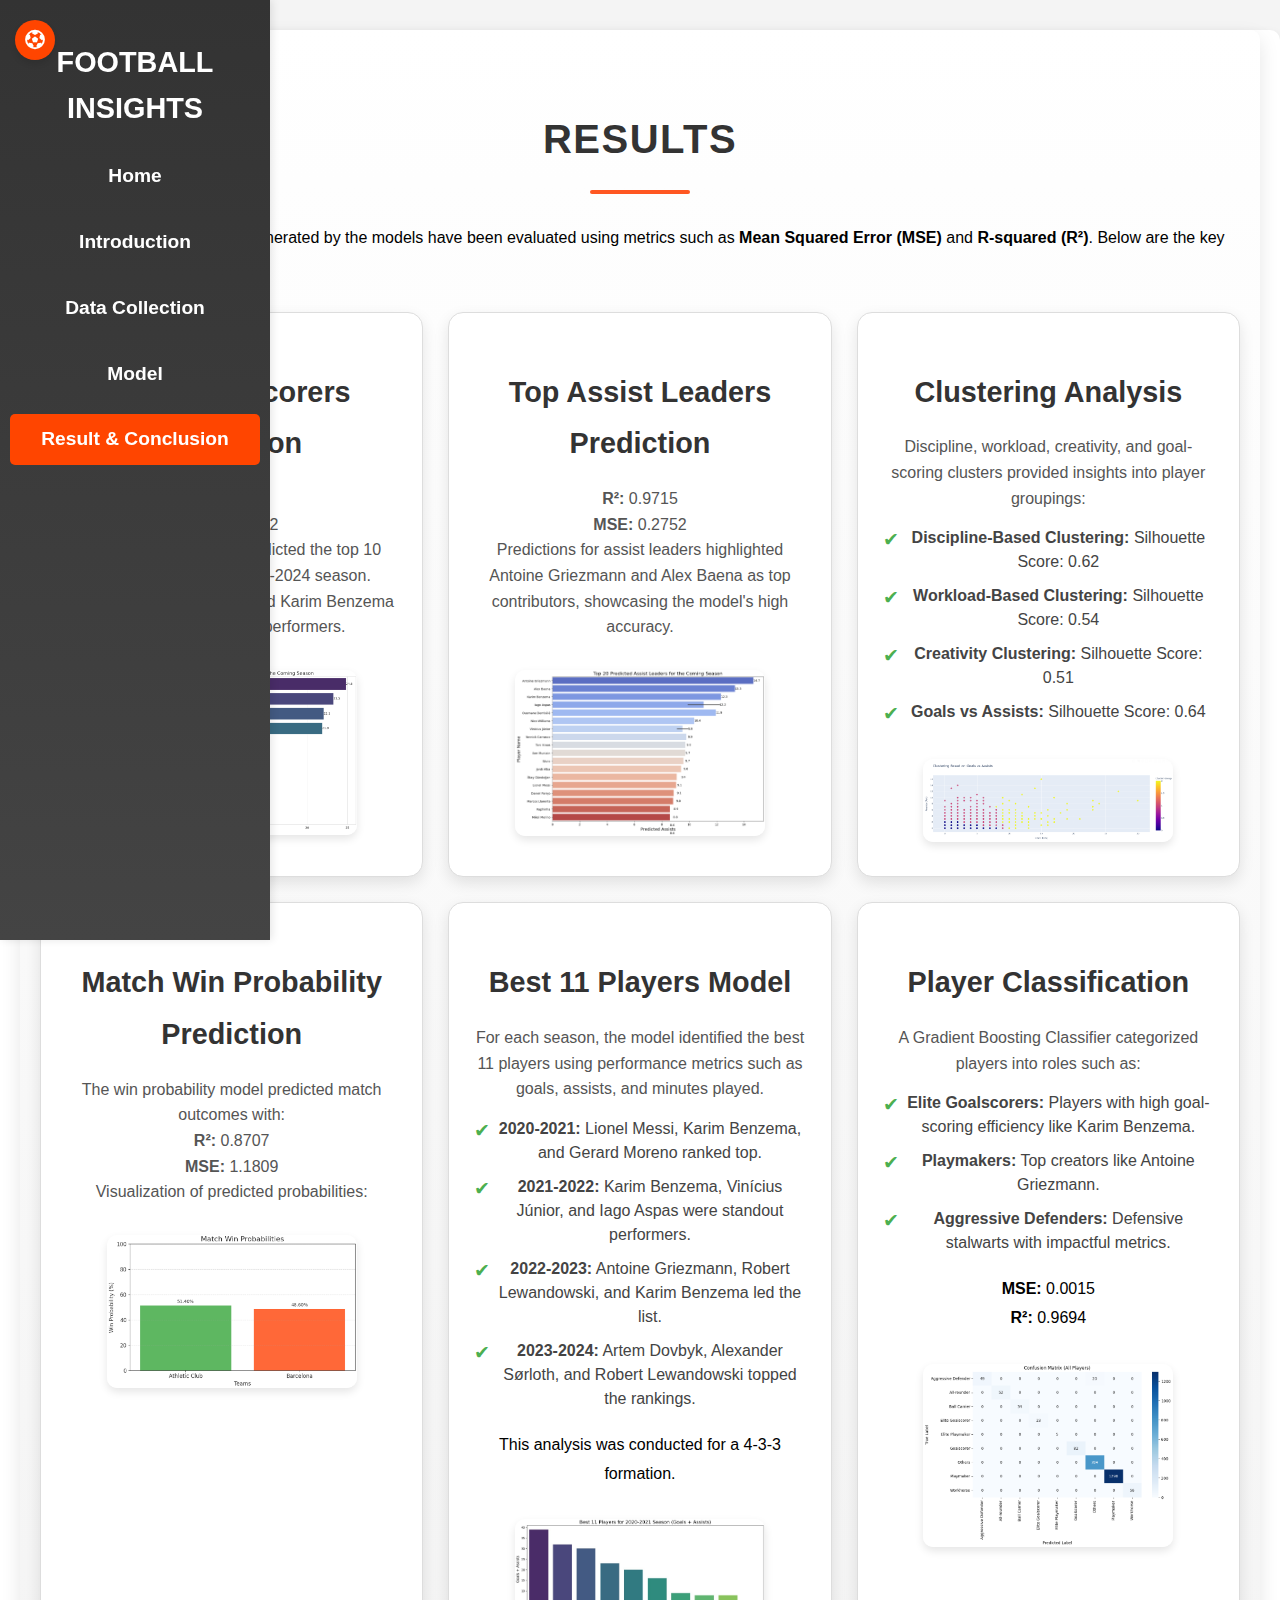
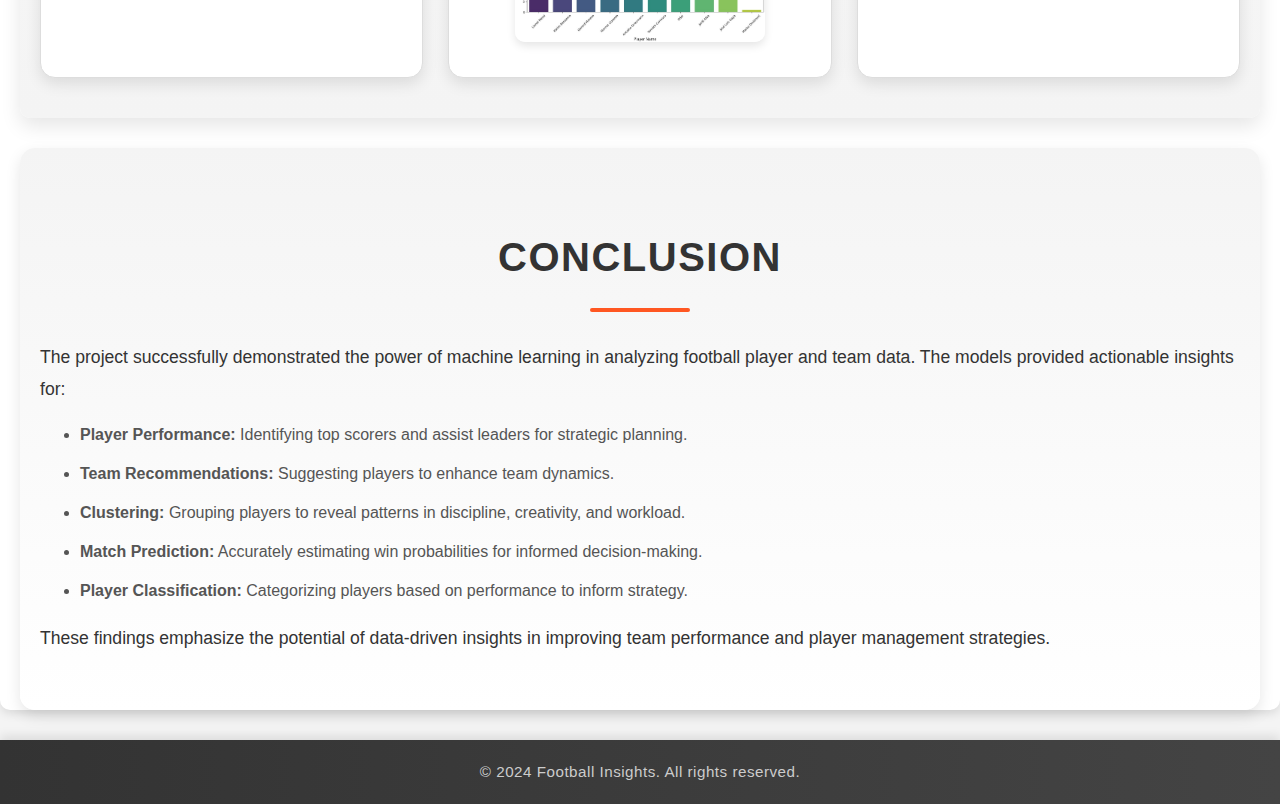
<file: result.html>
<!DOCTYPE html>
<html lang="en">
    <head>
        <meta charset="UTF-8">
        <meta name="viewport" content="width=device-width, initial-scale=1.0">
        <title>Results & Conclusion</title>
        <link rel="stylesheet" href="style.css">
        <link rel="icon" type="image/png" href="Images/favicon.ico">
        <script src="models.js" defer></script>
        <script src="https://cdn.plot.ly/plotly-latest.min.js"></script>
        <link href="https://cdnjs.cloudflare.com/ajax/libs/font-awesome/5.15.4/css/all.min.css" rel="stylesheet">

    </head>
<body>
    <header>
        <nav class="navbar" id="sidebar">
            <h1 class="navbar-brand">Football Insights</h1>
            <ul class="nav-links">
                <li><a href="index.html">Home</a></li>
                <li><a href="intro.html">Introduction</a></li>
                <li><a href="data.html" >Data Collection</a></li>
                <li><a href="model.html">Model</a></li>
                <li><a href="result.html" class="active">Result & Conclusion</a></li>
            </ul>
        </nav>
        <button id="toggle-button">
            <i class="fas fa-futbol"></i>
        </button>
    </header>
    <main>
        <section class="results-section">
            <h2 class="section-title">Results</h2>
            <p>
                The analysis and predictions generated by the models have been evaluated using metrics such as <strong>Mean Squared Error (MSE)</strong> and <strong>R-squared (R²)</strong>. Below are the key findings and results:
            </p>

            <!-- Results -->
            <div class="results-grid">
                <div class="result-item">
                    <h3>Top Goal Scorers Prediction</h3>
                    <p>
                        <strong>R²:</strong> 0.5394<br>
                        <strong>MSE:</strong> 4.7182<br>
                        The model accurately predicted the top 10 goal scorers for the 2023-2024 season. Players like Lionel Messi and Karim Benzema were among the top performers.
                    </p>
                    <img src="Images/top-goal-scorers-prediction.png" alt="Top Goal Scorers Prediction">
                </div>

                <div class="result-item">
                    <h3>Top Assist Leaders Prediction</h3>
                    <p>
                        <strong>R²:</strong> 0.9715<br>
                        <strong>MSE:</strong> 0.2752<br>
                        Predictions for assist leaders highlighted Antoine Griezmann and Alex Baena as top contributors, showcasing the model's high accuracy.
                    </p>
                    <img src="Images/top-20-predicted-assists.png" alt="Top Assist Leaders Prediction">
                </div>

                <div class="result-item">
                    <h3>Clustering Analysis</h3>
                    <p>
                        Discipline, workload, creativity, and goal-scoring clusters provided insights into player groupings:
                        <ul>
                            <li><strong>Discipline-Based Clustering:</strong> Silhouette Score: 0.62</li>
                            <li><strong>Workload-Based Clustering:</strong> Silhouette Score: 0.54</li>
                            <li><strong>Creativity Clustering:</strong> Silhouette Score: 0.51</li>
                            <li><strong>Goals vs Assists:</strong> Silhouette Score: 0.64</li>
                        </ul>
                    </p>
                    <img src="Images/clustering-goals-assists.png" alt="Clustering Analysis">
                </div>

                <div class="result-item">
                    <h3>Match Win Probability Prediction</h3>
                    <p>
                        The win probability model predicted match outcomes with:
                        <br><strong>R²:</strong> 0.8707<br>
                        <strong>MSE:</strong> 1.1809<br>
                        Visualization of predicted probabilities:
                    </p>
                    <img src="Images/team-win-probability.png" alt="Match Win Probability Bar">
                </div>

                <div class="result-item">
                    <h3>Best 11 Players Model</h3>
                    <p>
                        For each season, the model identified the best 11 players using performance metrics such as goals, assists, and minutes played.
                        <ul>
                            <ul>
                                <li><strong>2020-2021:</strong> Lionel Messi, Karim Benzema, and Gerard Moreno ranked top.</li>
                                <li><strong>2021-2022:</strong> Karim Benzema, Vinícius Júnior, and Iago Aspas were standout performers.</li>
                                <li><strong>2022-2023:</strong> Antoine Griezmann, Robert Lewandowski, and Karim Benzema led the list.</li>
                                <li><strong>2023-2024:</strong> Artem Dovbyk, Alexander Sørloth, and Robert Lewandowski topped the rankings.</li>
                            </ul>
                        </ul>
                        This analysis was conducted for a 4-3-3 formation.
                    </p>
                    <img src="Images/best_11_2020-2021_goals_assists.jpg" alt="Best 11 Players Model">
                </div>

                <div class="result-item">
                    <h3>Player Classification</h3>
                    <p>
                        A Gradient Boosting Classifier categorized players into roles such as:
                        <ul>
                            <li><strong>Elite Goalscorers:</strong> Players with high goal-scoring efficiency like Karim Benzema.</li>
                            <li><strong>Playmakers:</strong> Top creators like Antoine Griezmann.</li>
                            <li><strong>Aggressive Defenders:</strong> Defensive stalwarts with impactful metrics.</li>
                        </ul>
                        <strong>MSE:</strong> 0.0015<br><strong>R²:</strong> 0.9694
                    </p>
                    <img src="Images/confusion-matrix-classification.png" alt="Player Classification">
                </div>
            </div>
        </section>

        <section class="conclusion-section">
            <h2 class="section-title">Conclusion</h2>
            <p>
                The project successfully demonstrated the power of machine learning in analyzing football player and team data. The models provided actionable insights for:
            </p>
            <ul>
                <li><strong>Player Performance:</strong> Identifying top scorers and assist leaders for strategic planning.</li>
                <li><strong>Team Recommendations:</strong> Suggesting players to enhance team dynamics.</li>
                <li><strong>Clustering:</strong> Grouping players to reveal patterns in discipline, creativity, and workload.</li>
                <li><strong>Match Prediction:</strong> Accurately estimating win probabilities for informed decision-making.</li>
                <li><strong>Player Classification:</strong> Categorizing players based on performance to inform strategy.</li>
            </ul>
            <p>
                These findings emphasize the potential of data-driven insights in improving team performance and player management strategies.
            </p>
        </section>
    </main>

    <footer>
        <p>© 2024 Football Insights. All rights reserved.</p>
    </footer>
</body>
<script>
    
    document.getElementById('toggle-button').addEventListener('click', function () {
        const navbar = document.getElementById('sidebar');
        const body = document.body;

        // Toggle the 'hidden' class on the navbar
        navbar.classList.toggle('hidden');

        // Adjust the body's class for margin
        body.classList.toggle('navbar-hidden');
    });

</script>
</html>
</file>
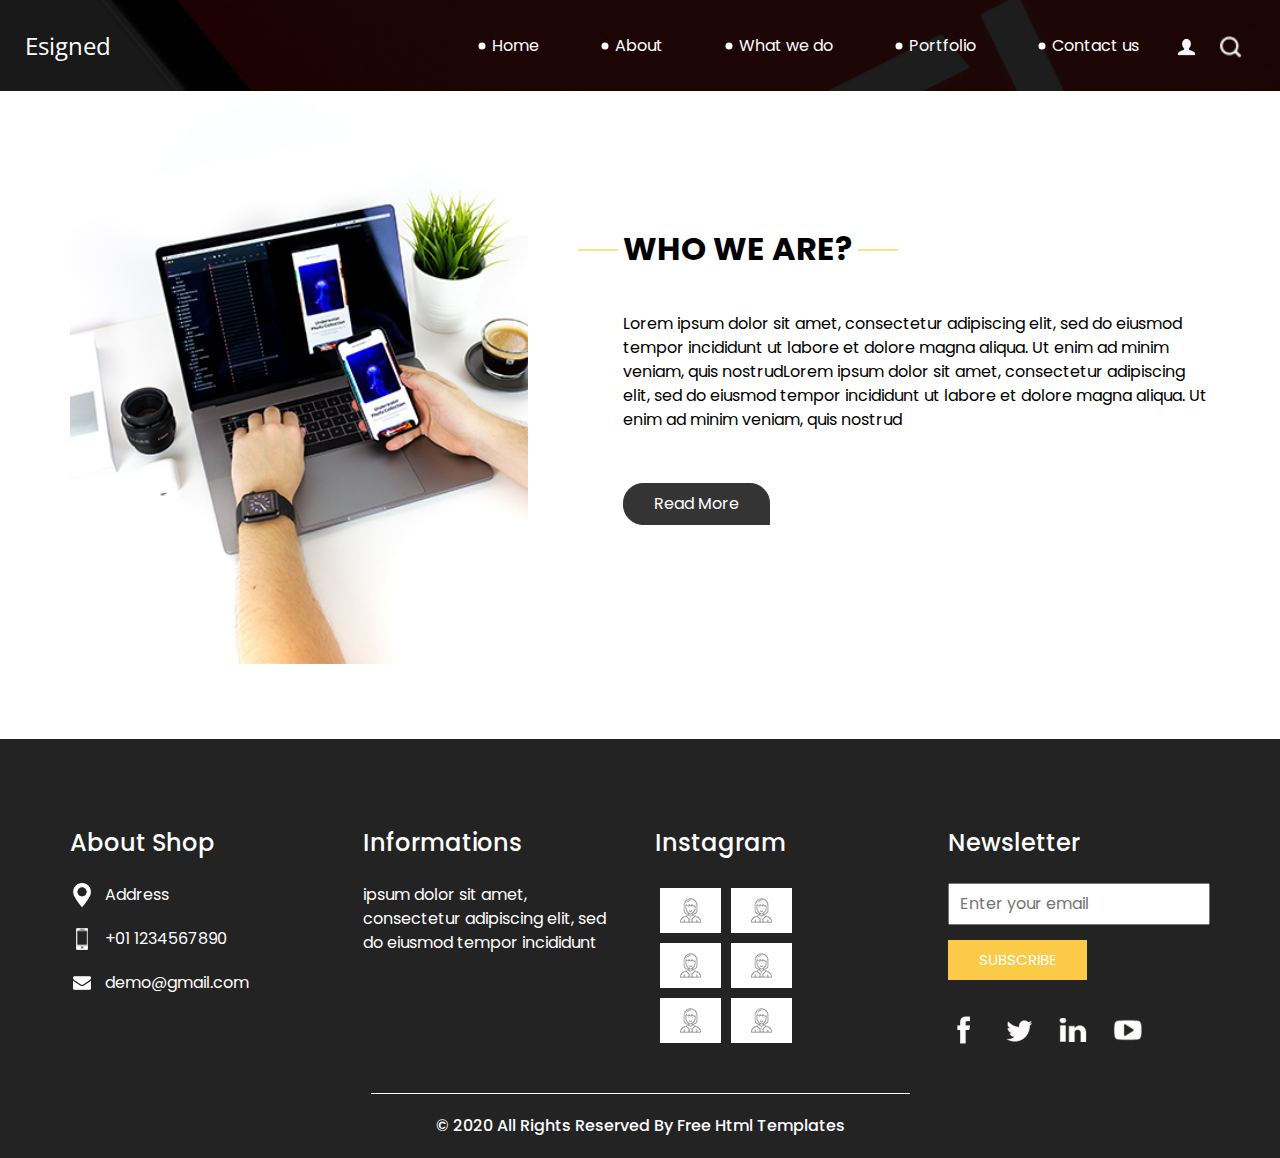
<file: Website/esigned-html/about.html>
<!DOCTYPE html>
<html>

<head>
  <!-- Basic -->
  <meta charset="utf-8" />
  <meta http-equiv="X-UA-Compatible" content="IE=edge" />
  <!-- Mobile Metas -->
  <meta name="viewport" content="width=device-width, initial-scale=1, shrink-to-fit=no" />
  <!-- Site Metas -->
  <meta name="keywords" content="" />
  <meta name="description" content="" />
  <meta name="author" content="" />

  <title>Esigned</title>

  <!-- slider stylesheet -->
  <!-- slider stylesheet -->
  <link rel="stylesheet" type="text/css" href="https://cdnjs.cloudflare.com/ajax/libs/OwlCarousel2/2.3.4/assets/owl.carousel.min.css" />

  <!-- bootstrap core css -->
  <link rel="stylesheet" type="text/css" href="css/bootstrap.css" />

  <!-- fonts style -->
  <link href="https://fonts.googleapis.com/css?family=Open+Sans:400,700|Poppins:400,700&display=swap" rel="stylesheet">
  <!-- Custom styles for this template -->
  <link href="css/style.css" rel="stylesheet" />
  <!-- responsive style -->
  <link href="css/responsive.css" rel="stylesheet" />
</head>

<body class="sub_page">
  <div class="hero_area">
    <!-- header section strats -->
    <header class="header_section">
      <div class="container-fluid">
        <nav class="navbar navbar-expand-lg custom_nav-container pt-3">
          <a class="navbar-brand" href="index.html">
            <span>
              Esigned
            </span>
          </a>
          <button class="navbar-toggler" type="button" data-toggle="collapse" data-target="#navbarSupportedContent" aria-controls="navbarSupportedContent" aria-expanded="false" aria-label="Toggle navigation">
            <span class="navbar-toggler-icon"></span>
          </button>

          <div class="collapse navbar-collapse" id="navbarSupportedContent">
            <div class="d-flex ml-auto flex-column flex-lg-row align-items-center">
              <ul class="navbar-nav  ">
                <li class="nav-item active">
                  <a class="nav-link" href="index.html">Home <span class="sr-only">(current)</span></a>
                </li>
                <li class="nav-item">
                  <a class="nav-link" href="about.html"> About </a>
                </li>
                <li class="nav-item">
                  <a class="nav-link" href="do.html"> What we do </a>
                </li>
                <li class="nav-item">
                  <a class="nav-link" href="portfolio.html"> Portfolio </a>
                </li>
                <li class="nav-item">
                  <a class="nav-link" href="contact.html">Contact us</a>
                </li>
              </ul>
              <div class="user_option">
                <a href="">
                  <img src="images/user.png" alt="">
                </a>
                <form class="form-inline my-2 my-lg-0 ml-0 ml-lg-4 mb-3 mb-lg-0">
                  <button class="btn  my-2 my-sm-0 nav_search-btn" type="submit"></button>
                </form>
              </div>
            </div>
          </div>
        </nav>
      </div>
    </header>
    <!-- end header section -->
  </div>


  <!-- who section -->

  <section class="who_section layout_padding">
    <div class="container">
      <div class="row">
        <div class="col-md-5">
          <div class="img-box">
            <img src="images/who-img.jpg" alt="">
          </div>
        </div>
        <div class="col-md-7">
          <div class="detail-box">
            <div class="heading_container">
              <h2>
                WHO WE ARE?
              </h2>
            </div>
            <p>
              Lorem ipsum dolor sit amet, consectetur adipiscing elit, sed do eiusmod tempor incididunt ut labore et
              dolore magna aliqua. Ut enim ad minim veniam, quis nostrudLorem ipsum dolor sit amet, consectetur
              adipiscing elit, sed do eiusmod tempor incididunt ut labore et dolore magna aliqua. Ut enim ad minim
              veniam, quis nostrud
            </p>
            <div>
              <a href="">
                Read More
              </a>
            </div>
          </div>
        </div>
      </div>
    </div>
  </section>

  <!-- end who section -->


  <!-- info section -->
  <section class="info_section ">
    <div class="container">
      <div class="row">
        <div class="col-md-3">
          <div class="info_contact">
            <h5>
              About Shop
            </h5>
            <div>
              <div class="img-box">
                <img src="images/location-white.png" width="18px" alt="">
              </div>
              <p>
                Address
              </p>
            </div>
            <div>
              <div class="img-box">
                <img src="images/telephone-white.png" width="12px" alt="">
              </div>
              <p>
                +01 1234567890
              </p>
            </div>
            <div>
              <div class="img-box">
                <img src="images/envelope-white.png" width="18px" alt="">
              </div>
              <p>
                demo@gmail.com
              </p>
            </div>
          </div>
        </div>
        <div class="col-md-3">
          <div class="info_info">
            <h5>
              Informations
            </h5>
            <p>
              ipsum dolor sit amet, consectetur adipiscing elit, sed do eiusmod tempor incididunt
            </p>
          </div>
        </div>

        <div class="col-md-3">
          <div class="info_insta">
            <h5>
              Instagram
            </h5>
            <div class="insta_container">
              <div>
                <a href="">
                  <div class="insta-box b-1">
                    <img src="images/insta.png" alt="">
                  </div>
                </a>
                <a href="">
                  <div class="insta-box b-2">
                    <img src="images/insta.png" alt="">
                  </div>
                </a>
              </div>

              <div>
                <a href="">
                  <div class="insta-box b-3">
                    <img src="images/insta.png" alt="">
                  </div>
                </a>
                <a href="">
                  <div class="insta-box b-4">
                    <img src="images/insta.png" alt="">
                  </div>
                </a>
              </div>
              <div>
                <a href="">
                  <div class="insta-box b-3">
                    <img src="images/insta.png" alt="">
                  </div>
                </a>
                <a href="">
                  <div class="insta-box b-4">
                    <img src="images/insta.png" alt="">
                  </div>
                </a>
              </div>
            </div>
          </div>
        </div>
        <div class="col-md-3">
          <div class="info_form ">
            <h5>
              Newsletter
            </h5>
            <form action="">
              <input type="email" placeholder="Enter your email">
              <button>
                Subscribe
              </button>
            </form>
            <div class="social_box">
              <a href="">
                <img src="images/fb.png" alt="">
              </a>
              <a href="">
                <img src="images/twitter.png" alt="">
              </a>
              <a href="">
                <img src="images/linkedin.png" alt="">
              </a>
              <a href="">
                <img src="images/youtube.png" alt="">
              </a>
            </div>
          </div>
        </div>
      </div>
    </div>
  </section>

  <!-- end info_section -->


  <!-- footer section -->
  <section class="container-fluid footer_section">
    <p>
      &copy; 2020 All Rights Reserved By
      <a href="https://html.design/">Free Html Templates</a>
    </p>
  </section>
  <!-- footer section -->

  <script type="text/javascript" src="js/jquery-3.4.1.min.js"></script>
  <script type="text/javascript" src="js/bootstrap.js"></script>
  <script type="text/javascript" src="https://cdnjs.cloudflare.com/ajax/libs/OwlCarousel2/2.3.4/owl.carousel.min.js">
  </script>
  <!-- owl carousel script 
    -->
  <script type="text/javascript">
    $(".owl-carousel").owlCarousel({
      loop: true,
      margin: 0,
      navText: [],
      center: true,
      autoplay: true,
      autoplayHoverPause: true,
      responsive: {
        0: {
          items: 1
        },
        1000: {
          items: 3
        }
      }
    });
  </script>
  <!-- end owl carousel script -->

</body>

</html>
</file>
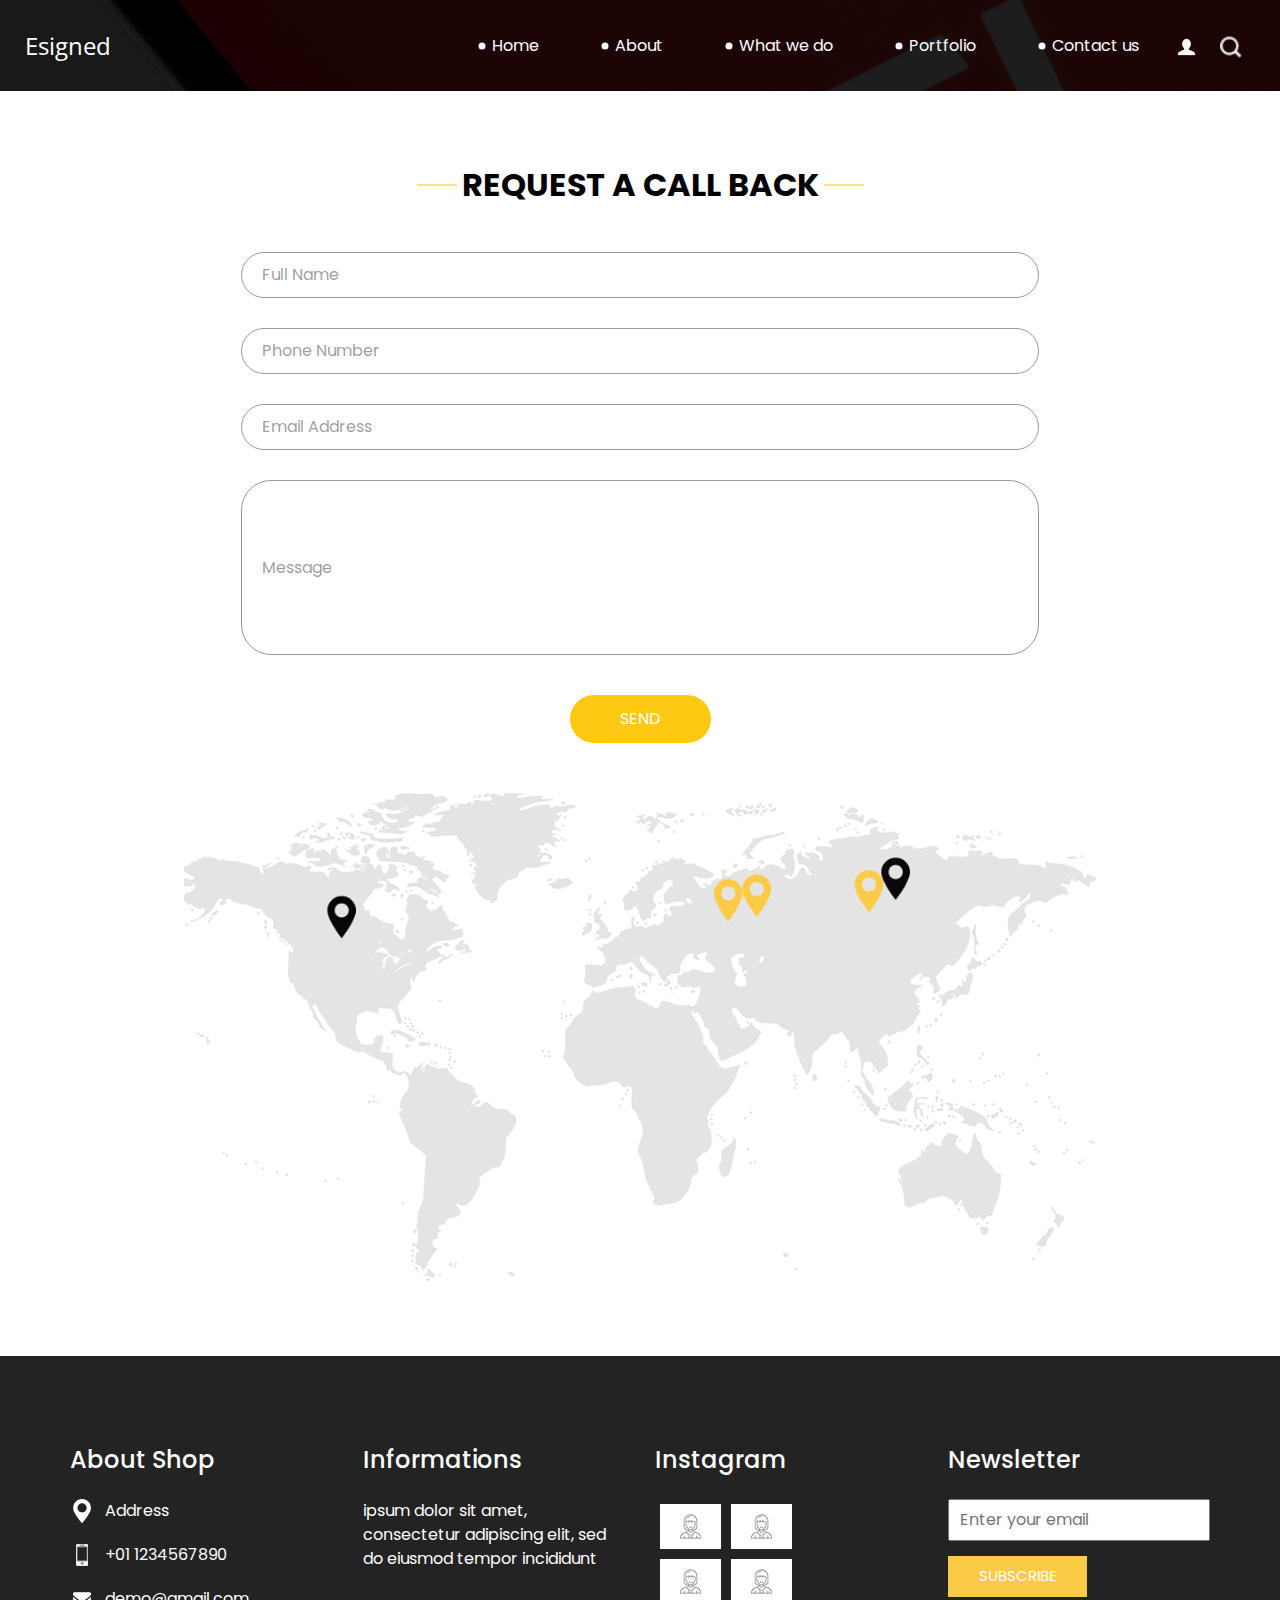
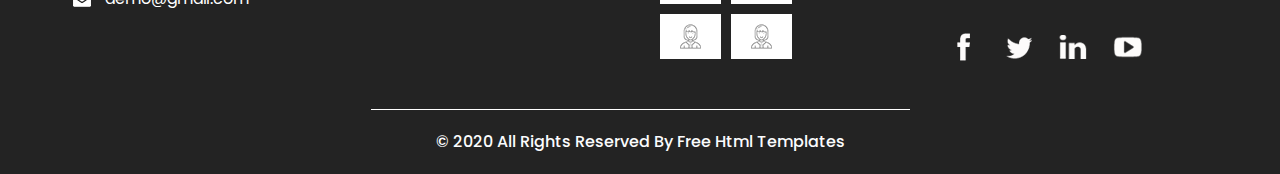
<file: Website/esigned-html/contact.html>
<!DOCTYPE html>
<html>

<head>
  <!-- Basic -->
  <meta charset="utf-8" />
  <meta http-equiv="X-UA-Compatible" content="IE=edge" />
  <!-- Mobile Metas -->
  <meta name="viewport" content="width=device-width, initial-scale=1, shrink-to-fit=no" />
  <!-- Site Metas -->
  <meta name="keywords" content="" />
  <meta name="description" content="" />
  <meta name="author" content="" />

  <title>Esigned</title>

  <!-- slider stylesheet -->
  <!-- slider stylesheet -->
  <link rel="stylesheet" type="text/css" href="https://cdnjs.cloudflare.com/ajax/libs/OwlCarousel2/2.3.4/assets/owl.carousel.min.css" />

  <!-- bootstrap core css -->
  <link rel="stylesheet" type="text/css" href="css/bootstrap.css" />

  <!-- fonts style -->
  <link href="https://fonts.googleapis.com/css?family=Open+Sans:400,700|Poppins:400,700&display=swap" rel="stylesheet">
  <!-- Custom styles for this template -->
  <link href="css/style.css" rel="stylesheet" />
  <!-- responsive style -->
  <link href="css/responsive.css" rel="stylesheet" />
</head>

<body class="sub_page">
  <div class="hero_area">
    <!-- header section strats -->
    <header class="header_section">
      <div class="container-fluid">
        <nav class="navbar navbar-expand-lg custom_nav-container pt-3">
          <a class="navbar-brand" href="index.html">
            <span>
              Esigned
            </span>
          </a>
          <button class="navbar-toggler" type="button" data-toggle="collapse" data-target="#navbarSupportedContent" aria-controls="navbarSupportedContent" aria-expanded="false" aria-label="Toggle navigation">
            <span class="navbar-toggler-icon"></span>
          </button>

          <div class="collapse navbar-collapse" id="navbarSupportedContent">
            <div class="d-flex ml-auto flex-column flex-lg-row align-items-center">
              <ul class="navbar-nav  ">
                <li class="nav-item active">
                  <a class="nav-link" href="index.html">Home <span class="sr-only">(current)</span></a>
                </li>
                <li class="nav-item">
                  <a class="nav-link" href="about.html"> About </a>
                </li>
                <li class="nav-item">
                  <a class="nav-link" href="do.html"> What we do </a>
                </li>
                <li class="nav-item">
                  <a class="nav-link" href="portfolio.html"> Portfolio </a>
                </li>
                <li class="nav-item">
                  <a class="nav-link" href="contact.html">Contact us</a>
                </li>
              </ul>
              <div class="user_option">
                <a href="">
                  <img src="images/user.png" alt="">
                </a>
                <form class="form-inline my-2 my-lg-0 ml-0 ml-lg-4 mb-3 mb-lg-0">
                  <button class="btn  my-2 my-sm-0 nav_search-btn" type="submit"></button>
                </form>
              </div>
            </div>
          </div>
        </nav>
      </div>
    </header>
    <!-- end header section -->
  </div>

  <!-- contact section -->

  <section class="contact_section layout_padding">
    <div class="container">

      <div class="heading_container">
        <h2>
          Request A Call Back
        </h2>
      </div>
      <div class="">
        <div class="">
          <div class="row">
            <div class="col-md-9 mx-auto">
              <div class="contact-form">
                <form action="">
                  <div>
                    <input type="text" placeholder="Full Name ">
                  </div>
                  <div>
                    <input type="text" placeholder="Phone Number">
                  </div>
                  <div>
                    <input type="email" placeholder="Email Address">
                  </div>
                  <div>
                    <input type="text" placeholder="Message" class="input_message">
                  </div>
                  <div class="d-flex justify-content-center">
                    <button type="submit" class="btn_on-hover">
                      Send
                    </button>
                  </div>
                </form>
              </div>
            </div>
          </div>
        </div>
      </div>
      <div class="map_img-box">
        <img src="images/map-img.png" alt="">
      </div>
    </div>
  </section>


  <!-- end contact section -->


  <!-- info section -->
  <section class="info_section ">
    <div class="container">
      <div class="row">
        <div class="col-md-3">
          <div class="info_contact">
            <h5>
              About Shop
            </h5>
            <div>
              <div class="img-box">
                <img src="images/location-white.png" width="18px" alt="">
              </div>
              <p>
                Address
              </p>
            </div>
            <div>
              <div class="img-box">
                <img src="images/telephone-white.png" width="12px" alt="">
              </div>
              <p>
                +01 1234567890
              </p>
            </div>
            <div>
              <div class="img-box">
                <img src="images/envelope-white.png" width="18px" alt="">
              </div>
              <p>
                demo@gmail.com
              </p>
            </div>
          </div>
        </div>
        <div class="col-md-3">
          <div class="info_info">
            <h5>
              Informations
            </h5>
            <p>
              ipsum dolor sit amet, consectetur adipiscing elit, sed do eiusmod tempor incididunt
            </p>
          </div>
        </div>

        <div class="col-md-3">
          <div class="info_insta">
            <h5>
              Instagram
            </h5>
            <div class="insta_container">
              <div>
                <a href="">
                  <div class="insta-box b-1">
                    <img src="images/insta.png" alt="">
                  </div>
                </a>
                <a href="">
                  <div class="insta-box b-2">
                    <img src="images/insta.png" alt="">
                  </div>
                </a>
              </div>

              <div>
                <a href="">
                  <div class="insta-box b-3">
                    <img src="images/insta.png" alt="">
                  </div>
                </a>
                <a href="">
                  <div class="insta-box b-4">
                    <img src="images/insta.png" alt="">
                  </div>
                </a>
              </div>
              <div>
                <a href="">
                  <div class="insta-box b-3">
                    <img src="images/insta.png" alt="">
                  </div>
                </a>
                <a href="">
                  <div class="insta-box b-4">
                    <img src="images/insta.png" alt="">
                  </div>
                </a>
              </div>
            </div>
          </div>
        </div>
        <div class="col-md-3">
          <div class="info_form ">
            <h5>
              Newsletter
            </h5>
            <form action="">
              <input type="email" placeholder="Enter your email">
              <button>
                Subscribe
              </button>
            </form>
            <div class="social_box">
              <a href="">
                <img src="images/fb.png" alt="">
              </a>
              <a href="">
                <img src="images/twitter.png" alt="">
              </a>
              <a href="">
                <img src="images/linkedin.png" alt="">
              </a>
              <a href="">
                <img src="images/youtube.png" alt="">
              </a>
            </div>
          </div>
        </div>
      </div>
    </div>
  </section>

  <!-- end info_section -->


  <!-- footer section -->
  <section class="container-fluid footer_section">
    <p>
      &copy; 2020 All Rights Reserved By
      <a href="https://html.design/">Free Html Templates</a>
    </p>
  </section>
  <!-- footer section -->

  <script type="text/javascript" src="js/jquery-3.4.1.min.js"></script>
  <script type="text/javascript" src="js/bootstrap.js"></script>
  <script type="text/javascript" src="https://cdnjs.cloudflare.com/ajax/libs/OwlCarousel2/2.3.4/owl.carousel.min.js">
  </script>
  <!-- owl carousel script 
    -->
  <script type="text/javascript">
    $(".owl-carousel").owlCarousel({
      loop: true,
      margin: 0,
      navText: [],
      center: true,
      autoplay: true,
      autoplayHoverPause: true,
      responsive: {
        0: {
          items: 1
        },
        1000: {
          items: 3
        }
      }
    });
  </script>
  <!-- end owl carousel script -->

</body>

</html>
</file>
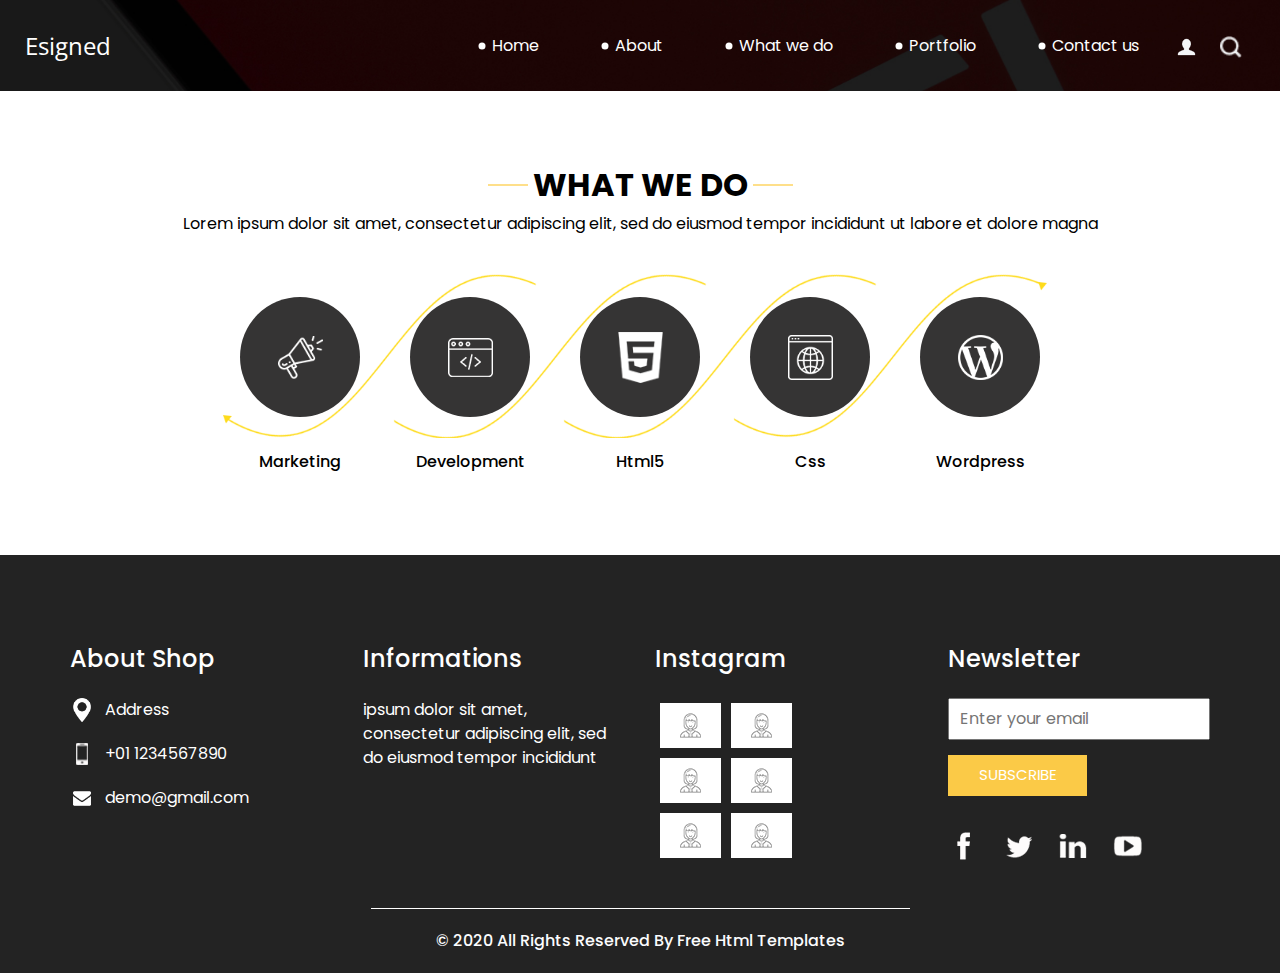
<file: Website/esigned-html/do.html>
<!DOCTYPE html>
<html>

<head>
  <!-- Basic -->
  <meta charset="utf-8" />
  <meta http-equiv="X-UA-Compatible" content="IE=edge" />
  <!-- Mobile Metas -->
  <meta name="viewport" content="width=device-width, initial-scale=1, shrink-to-fit=no" />
  <!-- Site Metas -->
  <meta name="keywords" content="" />
  <meta name="description" content="" />
  <meta name="author" content="" />

  <title>Esigned</title>

  <!-- slider stylesheet -->
  <!-- slider stylesheet -->
  <link rel="stylesheet" type="text/css" href="https://cdnjs.cloudflare.com/ajax/libs/OwlCarousel2/2.3.4/assets/owl.carousel.min.css" />

  <!-- bootstrap core css -->
  <link rel="stylesheet" type="text/css" href="css/bootstrap.css" />

  <!-- fonts style -->
  <link href="https://fonts.googleapis.com/css?family=Open+Sans:400,700|Poppins:400,700&display=swap" rel="stylesheet">
  <!-- Custom styles for this template -->
  <link href="css/style.css" rel="stylesheet" />
  <!-- responsive style -->
  <link href="css/responsive.css" rel="stylesheet" />
</head>

<body class="sub_page">
  <div class="hero_area">
    <!-- header section strats -->
    <header class="header_section">
      <div class="container-fluid">
        <nav class="navbar navbar-expand-lg custom_nav-container pt-3">
          <a class="navbar-brand" href="index.html">
            <span>
              Esigned
            </span>
          </a>
          <button class="navbar-toggler" type="button" data-toggle="collapse" data-target="#navbarSupportedContent" aria-controls="navbarSupportedContent" aria-expanded="false" aria-label="Toggle navigation">
            <span class="navbar-toggler-icon"></span>
          </button>

          <div class="collapse navbar-collapse" id="navbarSupportedContent">
            <div class="d-flex ml-auto flex-column flex-lg-row align-items-center">
              <ul class="navbar-nav  ">
                <li class="nav-item active">
                  <a class="nav-link" href="index.html">Home <span class="sr-only">(current)</span></a>
                </li>
                <li class="nav-item">
                  <a class="nav-link" href="about.html"> About </a>
                </li>
                <li class="nav-item">
                  <a class="nav-link" href="do.html"> What we do </a>
                </li>
                <li class="nav-item">
                  <a class="nav-link" href="portfolio.html"> Portfolio </a>
                </li>
                <li class="nav-item">
                  <a class="nav-link" href="contact.html">Contact us</a>
                </li>
              </ul>
              <div class="user_option">
                <a href="">
                  <img src="images/user.png" alt="">
                </a>
                <form class="form-inline my-2 my-lg-0 ml-0 ml-lg-4 mb-3 mb-lg-0">
                  <button class="btn  my-2 my-sm-0 nav_search-btn" type="submit"></button>
                </form>
              </div>
            </div>
          </div>
        </nav>
      </div>
    </header>
    <!-- end header section -->
  </div>

  <!-- do section -->

  <section class="do_section layout_padding">
    <div class="container">
      <div class="heading_container">
        <h2>
          What we do
        </h2>
        <p>
          Lorem ipsum dolor sit amet, consectetur adipiscing elit, sed do eiusmod tempor incididunt ut labore et dolore
          magna
        </p>
      </div>
      <div class="do_container">
        <div class="box arrow-start arrow_bg">
          <div class="img-box">
            <img src="images/d-1.png" alt="">
          </div>
          <div class="detail-box">
            <h6>
              Marketing
            </h6>
          </div>
        </div>
        <div class="box arrow-middle arrow_bg">
          <div class="img-box">
            <img src="images/d-2.png" alt="">
          </div>
          <div class="detail-box">
            <h6>
              Development
            </h6>
          </div>
        </div>
        <div class="box arrow-middle arrow_bg">
          <div class="img-box">
            <img src="images/d-3.png" alt="">
          </div>
          <div class="detail-box">
            <h6>
              Html5
            </h6>
          </div>
        </div>
        <div class="box arrow-end arrow_bg">
          <div class="img-box">
            <img src="images/d-4.png" alt="">
          </div>
          <div class="detail-box">
            <h6>
              Css
            </h6>
          </div>
        </div>
        <div class="box ">
          <div class="img-box">
            <img src="images/d-5.png" alt="">
          </div>
          <div class="detail-box">
            <h6>
              Wordpress
            </h6>
          </div>
        </div>
      </div>
    </div>
  </section>

  <!-- end do section -->

  <!-- info section -->
  <section class="info_section ">
    <div class="container">
      <div class="row">
        <div class="col-md-3">
          <div class="info_contact">
            <h5>
              About Shop
            </h5>
            <div>
              <div class="img-box">
                <img src="images/location-white.png" width="18px" alt="">
              </div>
              <p>
                Address
              </p>
            </div>
            <div>
              <div class="img-box">
                <img src="images/telephone-white.png" width="12px" alt="">
              </div>
              <p>
                +01 1234567890
              </p>
            </div>
            <div>
              <div class="img-box">
                <img src="images/envelope-white.png" width="18px" alt="">
              </div>
              <p>
                demo@gmail.com
              </p>
            </div>
          </div>
        </div>
        <div class="col-md-3">
          <div class="info_info">
            <h5>
              Informations
            </h5>
            <p>
              ipsum dolor sit amet, consectetur adipiscing elit, sed do eiusmod tempor incididunt
            </p>
          </div>
        </div>

        <div class="col-md-3">
          <div class="info_insta">
            <h5>
              Instagram
            </h5>
            <div class="insta_container">
              <div>
                <a href="">
                  <div class="insta-box b-1">
                    <img src="images/insta.png" alt="">
                  </div>
                </a>
                <a href="">
                  <div class="insta-box b-2">
                    <img src="images/insta.png" alt="">
                  </div>
                </a>
              </div>

              <div>
                <a href="">
                  <div class="insta-box b-3">
                    <img src="images/insta.png" alt="">
                  </div>
                </a>
                <a href="">
                  <div class="insta-box b-4">
                    <img src="images/insta.png" alt="">
                  </div>
                </a>
              </div>
              <div>
                <a href="">
                  <div class="insta-box b-3">
                    <img src="images/insta.png" alt="">
                  </div>
                </a>
                <a href="">
                  <div class="insta-box b-4">
                    <img src="images/insta.png" alt="">
                  </div>
                </a>
              </div>
            </div>
          </div>
        </div>
        <div class="col-md-3">
          <div class="info_form ">
            <h5>
              Newsletter
            </h5>
            <form action="">
              <input type="email" placeholder="Enter your email">
              <button>
                Subscribe
              </button>
            </form>
            <div class="social_box">
              <a href="">
                <img src="images/fb.png" alt="">
              </a>
              <a href="">
                <img src="images/twitter.png" alt="">
              </a>
              <a href="">
                <img src="images/linkedin.png" alt="">
              </a>
              <a href="">
                <img src="images/youtube.png" alt="">
              </a>
            </div>
          </div>
        </div>
      </div>
    </div>
  </section>

  <!-- end info_section -->


  <!-- footer section -->
  <section class="container-fluid footer_section">
    <p>
      &copy; 2020 All Rights Reserved By
      <a href="https://html.design/">Free Html Templates</a>
    </p>
  </section>
  <!-- footer section -->

  <script type="text/javascript" src="js/jquery-3.4.1.min.js"></script>
  <script type="text/javascript" src="js/bootstrap.js"></script>
  <script type="text/javascript" src="https://cdnjs.cloudflare.com/ajax/libs/OwlCarousel2/2.3.4/owl.carousel.min.js">
  </script>
  <!-- owl carousel script 
    -->
  <script type="text/javascript">
    $(".owl-carousel").owlCarousel({
      loop: true,
      margin: 0,
      navText: [],
      center: true,
      autoplay: true,
      autoplayHoverPause: true,
      responsive: {
        0: {
          items: 1
        },
        1000: {
          items: 3
        }
      }
    });
  </script>
  <!-- end owl carousel script -->

</body>

</html>
</file>
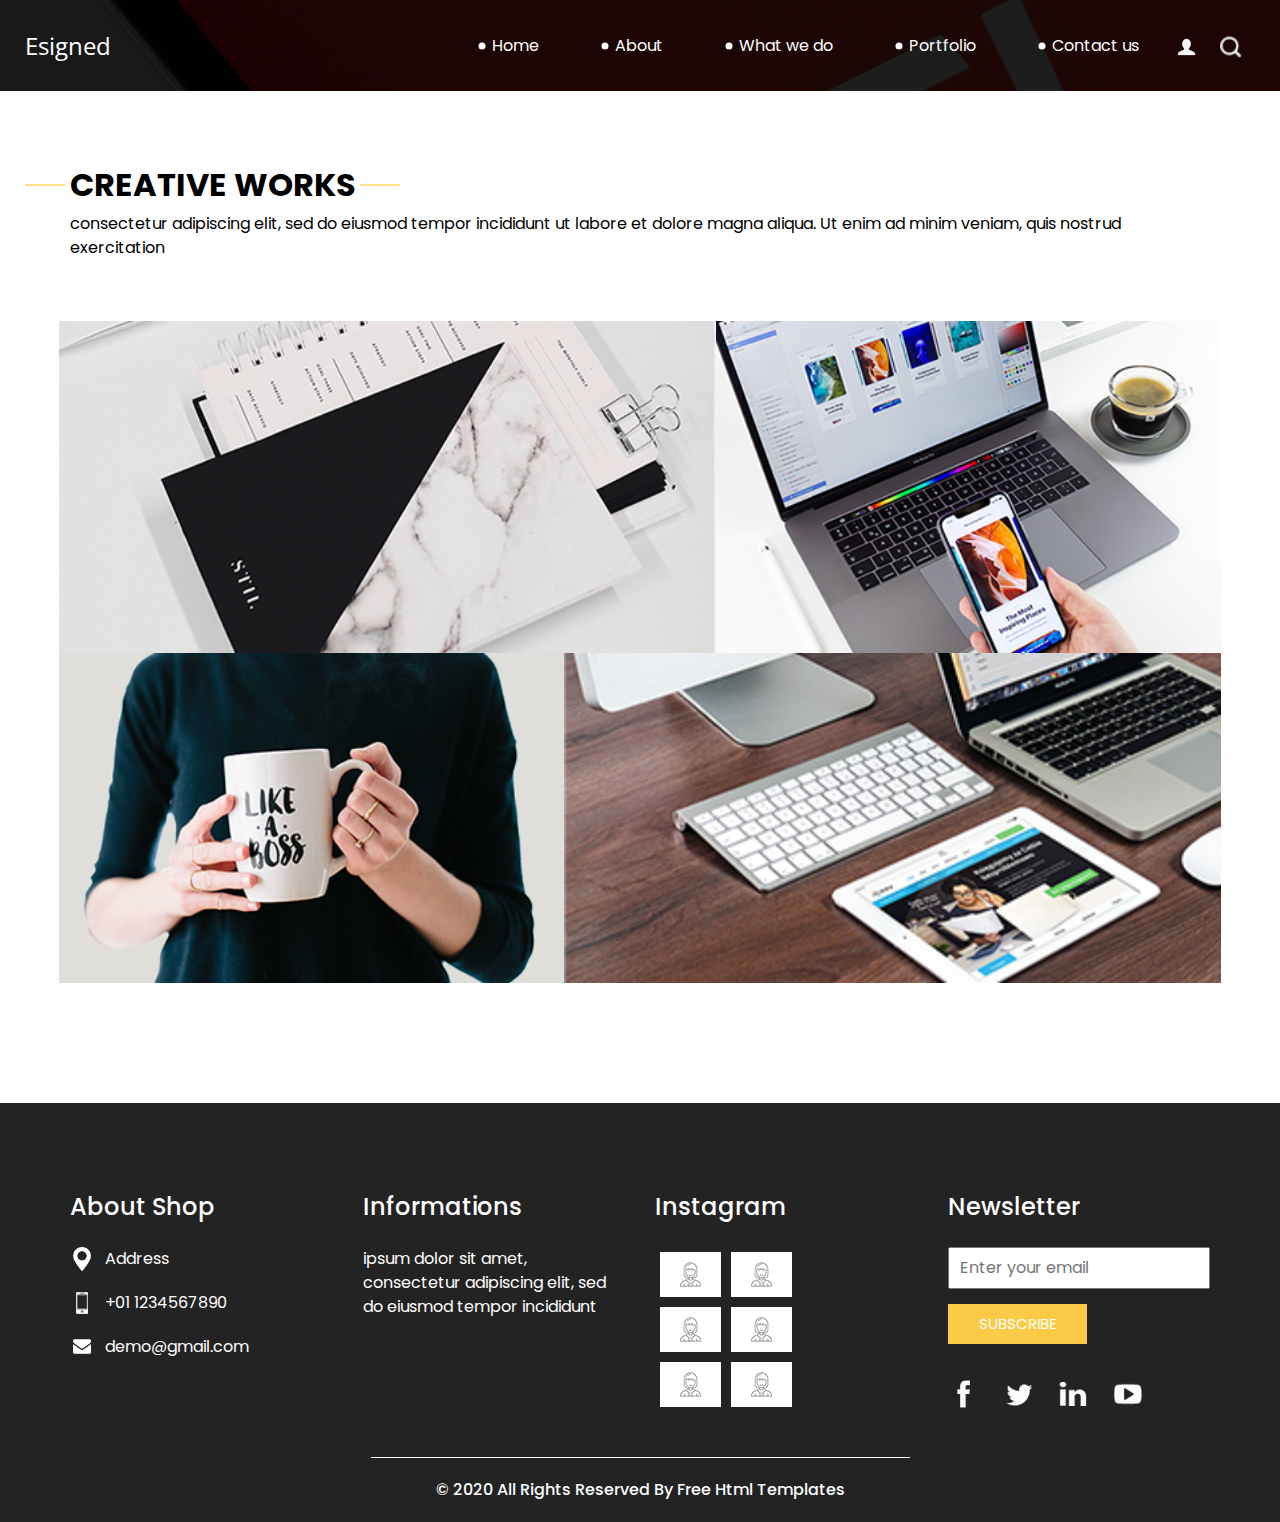
<file: Website/esigned-html/portfolio.html>
<!DOCTYPE html>
<html>

<head>
  <!-- Basic -->
  <meta charset="utf-8" />
  <meta http-equiv="X-UA-Compatible" content="IE=edge" />
  <!-- Mobile Metas -->
  <meta name="viewport" content="width=device-width, initial-scale=1, shrink-to-fit=no" />
  <!-- Site Metas -->
  <meta name="keywords" content="" />
  <meta name="description" content="" />
  <meta name="author" content="" />

  <title>Esigned</title>

  <!-- slider stylesheet -->
  <!-- slider stylesheet -->
  <link rel="stylesheet" type="text/css" href="https://cdnjs.cloudflare.com/ajax/libs/OwlCarousel2/2.3.4/assets/owl.carousel.min.css" />

  <!-- bootstrap core css -->
  <link rel="stylesheet" type="text/css" href="css/bootstrap.css" />

  <!-- fonts style -->
  <link href="https://fonts.googleapis.com/css?family=Open+Sans:400,700|Poppins:400,700&display=swap" rel="stylesheet">
  <!-- Custom styles for this template -->
  <link href="css/style.css" rel="stylesheet" />
  <!-- responsive style -->
  <link href="css/responsive.css" rel="stylesheet" />
</head>

<body class="sub_page">
  <div class="hero_area">
    <!-- header section strats -->
    <header class="header_section">
      <div class="container-fluid">
        <nav class="navbar navbar-expand-lg custom_nav-container pt-3">
          <a class="navbar-brand" href="index.html">
            <span>
              Esigned
            </span>
          </a>
          <button class="navbar-toggler" type="button" data-toggle="collapse" data-target="#navbarSupportedContent" aria-controls="navbarSupportedContent" aria-expanded="false" aria-label="Toggle navigation">
            <span class="navbar-toggler-icon"></span>
          </button>

          <div class="collapse navbar-collapse" id="navbarSupportedContent">
            <div class="d-flex ml-auto flex-column flex-lg-row align-items-center">
              <ul class="navbar-nav  ">
                <li class="nav-item active">
                  <a class="nav-link" href="index.html">Home <span class="sr-only">(current)</span></a>
                </li>
                <li class="nav-item">
                  <a class="nav-link" href="about.html"> About </a>
                </li>
                <li class="nav-item">
                  <a class="nav-link" href="do.html"> What we do </a>
                </li>
                <li class="nav-item">
                  <a class="nav-link" href="portfolio.html"> Portfolio </a>
                </li>
                <li class="nav-item">
                  <a class="nav-link" href="contact.html">Contact us</a>
                </li>
              </ul>
              <div class="user_option">
                <a href="">
                  <img src="images/user.png" alt="">
                </a>
                <form class="form-inline my-2 my-lg-0 ml-0 ml-lg-4 mb-3 mb-lg-0">
                  <button class="btn  my-2 my-sm-0 nav_search-btn" type="submit"></button>
                </form>
              </div>
            </div>
          </div>
        </nav>
      </div>
    </header>
    <!-- end header section -->
  </div>


  <!-- work section -->
  <section class="work_section layout_padding">
    <div class="container">
      <div class="heading_container">
        <h2>
          CREATIVE WORKS
        </h2>
        <p>
          consectetur adipiscing elit, sed do eiusmod tempor incididunt ut labore et dolore magna aliqua. Ut enim ad
          minim veniam, quis nostrud exercitation
        </p>
      </div>
      <div class="work_container layout_padding2">
        <div class="box b-1">
          <img src="images/w-1.png" alt="">
        </div>
        <div class="box b-2">
          <img src="images/w-2.png" alt="">

        </div>
        <div class="box b-3">
          <img src="images/w-3.png" alt="">

        </div>
        <div class="box b-4">
          <img src="images/w-4.png" alt="">

        </div>
      </div>
    </div>
  </section>

  <!-- end work section -->

  <!-- info section -->
  <section class="info_section ">
    <div class="container">
      <div class="row">
        <div class="col-md-3">
          <div class="info_contact">
            <h5>
              About Shop
            </h5>
            <div>
              <div class="img-box">
                <img src="images/location-white.png" width="18px" alt="">
              </div>
              <p>
                Address
              </p>
            </div>
            <div>
              <div class="img-box">
                <img src="images/telephone-white.png" width="12px" alt="">
              </div>
              <p>
                +01 1234567890
              </p>
            </div>
            <div>
              <div class="img-box">
                <img src="images/envelope-white.png" width="18px" alt="">
              </div>
              <p>
                demo@gmail.com
              </p>
            </div>
          </div>
        </div>
        <div class="col-md-3">
          <div class="info_info">
            <h5>
              Informations
            </h5>
            <p>
              ipsum dolor sit amet, consectetur adipiscing elit, sed do eiusmod tempor incididunt
            </p>
          </div>
        </div>

        <div class="col-md-3">
          <div class="info_insta">
            <h5>
              Instagram
            </h5>
            <div class="insta_container">
              <div>
                <a href="">
                  <div class="insta-box b-1">
                    <img src="images/insta.png" alt="">
                  </div>
                </a>
                <a href="">
                  <div class="insta-box b-2">
                    <img src="images/insta.png" alt="">
                  </div>
                </a>
              </div>

              <div>
                <a href="">
                  <div class="insta-box b-3">
                    <img src="images/insta.png" alt="">
                  </div>
                </a>
                <a href="">
                  <div class="insta-box b-4">
                    <img src="images/insta.png" alt="">
                  </div>
                </a>
              </div>
              <div>
                <a href="">
                  <div class="insta-box b-3">
                    <img src="images/insta.png" alt="">
                  </div>
                </a>
                <a href="">
                  <div class="insta-box b-4">
                    <img src="images/insta.png" alt="">
                  </div>
                </a>
              </div>
            </div>
          </div>
        </div>
        <div class="col-md-3">
          <div class="info_form ">
            <h5>
              Newsletter
            </h5>
            <form action="">
              <input type="email" placeholder="Enter your email">
              <button>
                Subscribe
              </button>
            </form>
            <div class="social_box">
              <a href="">
                <img src="images/fb.png" alt="">
              </a>
              <a href="">
                <img src="images/twitter.png" alt="">
              </a>
              <a href="">
                <img src="images/linkedin.png" alt="">
              </a>
              <a href="">
                <img src="images/youtube.png" alt="">
              </a>
            </div>
          </div>
        </div>
      </div>
    </div>
  </section>

  <!-- end info_section -->


  <!-- footer section -->
  <section class="container-fluid footer_section">
    <p>
      &copy; 2020 All Rights Reserved By
      <a href="https://html.design/">Free Html Templates</a>
    </p>
  </section>
  <!-- footer section -->

  <script type="text/javascript" src="js/jquery-3.4.1.min.js"></script>
  <script type="text/javascript" src="js/bootstrap.js"></script>
  <script type="text/javascript" src="https://cdnjs.cloudflare.com/ajax/libs/OwlCarousel2/2.3.4/owl.carousel.min.js">
  </script>
  <!-- owl carousel script 
    -->
  <script type="text/javascript">
    $(".owl-carousel").owlCarousel({
      loop: true,
      margin: 0,
      navText: [],
      center: true,
      autoplay: true,
      autoplayHoverPause: true,
      responsive: {
        0: {
          items: 1
        },
        1000: {
          items: 3
        }
      }
    });
  </script>
  <!-- end owl carousel script -->

</body>

</html>
</file>
<file: style.css>
/* General Styles */
body {
    font-family: 'Arial', sans-serif;
    margin: 0;
    padding: 0;
    line-height: 1.6;
    background-color: #f4f4f4;
}

/* Hero Section */
header .hero {
    background: url('Images/BG.jpg') no-repeat center center/cover;
    color: #fff;
    text-align: center;
    padding: 2rem 1rem;
    position: relative;
    height: 101vh;
    display: flex;
    flex-direction: column;
    justify-content: center;
    align-items: center;
    margin-top: -70px; /* Adjusting for navbar space */
}



/* Hero Content */
header .hero h1 {
    font-size: 4rem;
    margin: 0;
    text-shadow: 2px 2px 4px rgba(0, 0, 0, 0.7);
}

header .hero p {
    font-size: 1.5rem;
    margin: 1rem 0;
    text-shadow: 1px 1px 3px rgba(0, 0, 0, 0.7);
}

/* Footer */
footer {
    background: #222;
    color: #fff;
    text-align: center;
    padding: 1rem;
    position: relative;
    bottom: 0;
    width: 100%;
    font-size: 0.9rem;
}
/* Arrow Button Styling */
.arrow-button {
    display: inline-flex;
    align-items: center;
    justify-content: center;
    padding: 12px 20px;
    background-color: #ff4500;
    color: #fff;
    font-size: 1.2rem;
    font-weight: bold;
    text-transform: uppercase;
    text-decoration: none;
    border-radius: 30px;
    margin-top: 20px;
    box-shadow: 0 4px 8px rgba(0, 0, 0, 0.2);
    transition: background-color 0.3s ease, box-shadow 0.3s ease, transform 0.3s ease;
}

/* Arrow Icon Styling */
.arrow-button .arrow-icon {
    margin-left: 10px;
    width: 24px;
    height: 24px;
    stroke: #fff;
    transition: transform 0.3s ease;
}

/* Hover Effects */
.arrow-button:hover {
    background-color: #e03d00;
    box-shadow: 0 6px 12px rgba(0, 0, 0, 0.3);
    transform: translateY(-3px);
}

.arrow-button:hover .arrow-icon {
    transform: translateX(5px);
}





/* Brand Styling */
.navbar .navbar-brand {
    font-size: 1.8rem;
    font-weight: bold;
    margin-bottom: 20px; /* Space below the brand */
    color: #fff;
    text-transform: uppercase;
    text-align: center;
    text-decoration: none;
}

/* Navigation Links */
.navbar .nav-links {
    list-style: none;
    padding: 0;
    margin: 0;
    width: 100%; /* Full width inside the navbar */
}

.navbar .nav-links li {
    margin-bottom: 15px; /* Space between each link */
}

/* Navigation Links: Link Styling */
.navbar .nav-links a {
    display: block; /* Make links take up the full width */
    color: #fff;
    text-decoration: none;
    font-size: 1.2rem;
    font-weight: bold;
    padding: 10px 15px; /* Spacing inside the link */
    border-radius: 5px; /* Rounded corners for hover effect */
    transition: background 0.3s ease, color 0.3s ease; /* Smooth hover effect */
    text-align: center; /* Center the text */
}

/* Navigation Links: Hover and Active States */
.navbar .nav-links a:hover,
.navbar .nav-links a.active {
    background: #ff4500; /* Highlight color on hover or active */
    color: #fff;
}

/* Responsive Design */
@media (max-width: 768px) {
    .navbar {
        width: 200px; /* Reduce sidebar width for smaller screens */
    }

    body {
        margin-left: 200px; /* Adjust content margin for smaller navbar */
    }

    .navbar .navbar-brand {
        font-size: 1.5rem;
    }

    .navbar .nav-links a {
        font-size: 1rem;
        padding: 8px 10px;
    }
}

/* Navbar Styling */
.navbar {
    position: fixed;
    top: 0;
    left: 0;
    height: 100vh;
    width: 250px;
    background: linear-gradient(to bottom, #333, #444);
    color: #fff;
    display: flex;
    flex-direction: column;
    align-items: center;
    padding: 20px 10px;
    box-shadow: 2px 0 8px rgba(0, 0, 0, 0.1);
    z-index: 1000;
    transition: transform 0.3s ease;
}

.navbar.hidden {
    transform: translateX(-100%);
}

/* Button Styling */
#toggle-button {
    position: fixed;
    top: 20px;
    left: 15px;
    background-color: #ff4500;
    border: none;
    border-radius: 50%;
    padding: 10px;
    z-index: 1100;
    cursor: pointer;
    transition: background-color 0.3s ease, transform 0.3s ease;
    box-shadow: 0 4px 6px rgba(0, 0, 0, 0.1);
}

#toggle-button:hover {
    background-color: #e03d00;
    transform: scale(1.1);
}

/* Icon Styling */
#toggle-button i {
    color: #fff;
    font-size: 20px;
}

/* Adjust Content */
/* body {
    margin-left: 250px;
    transition: margin-left 0.3s ease;
}

body.navbar-hidden {
    margin-left: 0;
} */



/* Intro Section */



/* Intro Section */
.intro-section {
    padding: 60px 40px;
    background-color: #ffffff;
    border-radius: 15px;
    box-shadow: 0 6px 15px rgba(0, 0, 0, 0.15);
    margin: 40px auto;
    max-width: 1200px;
    overflow: hidden;
}

.intro-section .intro-header {
    text-align: center;
    margin-bottom: 40px;
}

.intro-section .intro-title {
    font-size: 3rem;
    color: #333;
    font-weight: bold;
    margin-bottom: 20px;
    text-transform: uppercase;
    letter-spacing: 1px;
}
.intro-section .intro-title::after {
    content: "";
    display: block;
    width: 80px;
    height: 5px;
    background: #ff4500;
    margin: 10px auto 0;
    border-radius: 5px;
}

.intro-section .intro-paragraph {
    font-size: 1.2rem;
    color: #555;
    line-height: 1.8;
    text-align: justify;
    margin-bottom: 25px;
    padding: 0 20px;
}

.intro-section .intro-paragraph:first-of-type {
    margin-top: 20px;
    font-style: italic;
    color: #444;
}

.intro-section .intro-header h1 {
    border-bottom: none;
    padding-bottom: 0;
}

.intro-section p::first-line {
    font-weight: bold;
    font-size: 1.3rem;
}

.intro-section p:hover {
    background-color: rgba(255, 69, 0, 0.05);
    transition: background-color 0.3s ease, padding 0.3s ease;
    padding: 0 25px;
    border-left: 5px solid #ff4500;
}

/* Additional Styles for Improved Layout */
@media (max-width: 768px) {
    .intro-section {
        padding: 40px 20px;
        margin: 20px 20px;
    }

    .intro-section .intro-title {
        font-size: 2.5rem;
        letter-spacing: 1px;
    }

    .intro-section .intro-paragraph {
        font-size: 1rem;
    }
}

/* Question Cards */
.question-cards {
    display: grid;
    grid-template-columns: repeat(auto-fit, minmax(300px, 1fr));
    gap: 25px;
    margin: 40px auto;
    padding: 0 15px;
    max-width: 1200px;
}

.card {
    background: #ffffff;
    border: 1px solid #e0e0e0;
    border-radius: 12px;
    padding: 25px;
    box-shadow: 0 4px 10px rgba(0, 0, 0, 0.1);
    text-align: center;
    transition: all 0.3s ease;
    position: relative;
    overflow: hidden;
}

.card:hover {
    transform: translateY(-8px);
    box-shadow: 0 8px 20px rgba(0, 0, 0, 0.15);
    border-color: #ff4500;
}

.card::before {
    content: "";
    position: absolute;
    top: 0;
    left: 0;
    width: 100%;
    height: 100%;
    background: rgba(255, 69, 0, 0.05);
    z-index: 0;
    opacity: 0;
    transition: opacity 0.3s ease;
    border-radius: 12px;
}

.card:hover::before {
    opacity: 1;
}

.card p {
    font-size: 1.1rem;
    color: #333;
    line-height: 1.6;
    z-index: 1;
    position: relative;
    margin: 0;
    padding: 0 10px;
}

.card p:hover {
    color: #ff4500;
    transition: color 0.3s ease;
}

.card-icon {
    width: 50px;
    height: 50px;
    background: #ff4500;
    color: #fff;
    border-radius: 50%;
    display: flex;
    align-items: center;
    justify-content: center;
    font-size: 1.5rem;
    margin: 0 auto 15px;
    transition: background 0.3s ease;
}

.card:hover .card-icon {
    background: #333;
}


/* Team Cards */
.team-cards {
    display: flex;
    justify-content: center;
    flex-wrap: wrap;
    gap: 30px;
    margin-top: 40px;
    padding: 0 15px;
}

.team-card {
    width: 300px;
    text-align: center;
    background: #ffffff;
    border: 1px solid #ddd;
    border-radius: 15px;
    padding: 25px;
    box-shadow: 0 6px 15px rgba(0, 0, 0, 0.1);
    transition: transform 0.3s ease, box-shadow 0.3s ease;
    position: relative;
    overflow: hidden;
}

.team-card:hover {
    transform: translateY(-10px);
    box-shadow: 0 10px 25px rgba(0, 0, 0, 0.15);
}

.team-card::before {
    content: "";
    position: absolute;
    top: 0;
    left: 0;
    width: 100%;
    height: 100%;
    background: rgba(255, 69, 0, 0.1);
    z-index: 0;
    opacity: 0;
    transition: opacity 0.3s ease;
    border-radius: 15px;
}

.team-card:hover::before {
    opacity: 1;
}

.team-image {
    width: 140px;
    height: 140px;
    border-radius: 50%;
    margin-bottom: 20px;
    object-fit: cover;
    border: 6px solid #ff4500;
    transition: transform 0.3s ease, border-color 0.3s ease;
}

.team-card:hover .team-image {
    transform: scale(1.1);
    border-color: #333;
}

.team-card h3 {
    margin-bottom: 15px;
    font-size: 1.7rem;
    font-weight: bold;
    color: #333;
    position: relative;
    z-index: 1;
}

.team-card p {
    color: #555;
    font-size: 1.2rem;
    position: relative;
    z-index: 1;
    line-height: 1.5;
}
.team-title {
    text-align: center;
    font-size: 2.5rem;
    font-weight: bold;
    color: #333;
    margin-bottom: 30px;
    text-transform: uppercase;
    letter-spacing: 1.5px;
    position: relative;
}

.team-title::after {
    content: "";
    display: block;
    width: 80px;
    height: 4px;
    background: #ff4500;
    margin: 15px auto 0;
    border-radius: 2px;
}

/* LinkedIn Button Styling */
.linkedin-button {
    display: inline-block;
    margin-top: 10px;
    padding: 10px 20px;
    background-color: #0a66c2; /* LinkedIn blue */
    color: #fff;
    font-size: 1rem;
    font-weight: bold;
    text-decoration: none;
    border-radius: 5px;
    transition: background-color 0.3s ease, transform 0.3s ease;
}

.linkedin-button:hover {
    background-color: #004182; /* Darker LinkedIn blue */
    transform: translateY(-3px);
}


.questions-title {
    text-align: center;
    font-size: 2.5rem;
    font-weight: bold;
    color: #333;
    margin-bottom: 30px;
    text-transform: uppercase;
    letter-spacing: 1.5px;
    position: relative;
}

.questions-title::after {
    content: "";
    display: block;
    width: 80px;
    height: 4px;
    background: #ff4500;
    margin: 15px auto 0;
    border-radius: 2px;
}

/* Footer */
footer {
    background: #333;
    color: #fff;
    text-align: center;
    padding: 10px 0;
}


/* General Section Titles */
.section-title {
    text-align: center;
    font-size: 2.5rem;
    font-weight: bold;
    color: #333;
    margin-bottom: 30px;
    text-transform: uppercase;
    letter-spacing: 1.5px;
    position: relative;
}

.section-title::after {
    content: "";
    display: block;
    width: 150px;
    height: 4px;
    background: #ff4500;
    margin: 15px auto 0;
    border-radius: 2px;
}

/* Data Sources Section */
.data-source {
    padding: 50px 30px;
    background-color: #fefefe;
    border-radius: 12px;
    box-shadow: 0 4px 15px rgba(0, 0, 0, 0.1);
    margin: 40px auto;
    max-width: 1200px; 
    line-height: 1.8;
    font-family: 'Arial', sans-serif;
}

/* Paragraph Styling */
.data-source p {
    font-size: 1.15rem;
    color: #555;
    margin-bottom: 25px;
    text-align: justify;
}

/* Link Styling */
.data-source a {
    color: #ff5722;
    text-decoration: none;
    font-weight: 600;
}

.data-source a:hover {
    color: #e64a19;
    text-decoration: underline;
}

/* Main List Styling */
.data-source ul {
    padding-left: 40px;
    margin-top: 20px;
}

.data-source ul li {
    font-size: 1.2rem;
    color: #333;
    margin-bottom: 18px;
    position: relative;
    padding-left: 30px;
    line-height: 1.6;
}

.data-source ul li::before {
    content: "";
    position: absolute;
    left: 0;
    top: 8px;
    width: 10px;
    height: 10px;
    background-color: #ff5722;
    border-radius: 50%;
}

/* Main List */
.data-list {
    padding-left: 20px;
    margin-top: 20px;
    list-style: none;
}

.data-list > li {
    font-size: 1.3rem;
    color: #333;
    margin-bottom: 25px;
    line-height: 1.8;
    position: relative;
}

.data-list > li::before {
    content: "•";
    font-size: 2rem;
    color: #ff5722;
    position: absolute;
    left: -30px;
    top: 4px;
}

/* Sub List */
.sub-list {
    padding-left: 40px;
    margin-top: 10px;
    list-style: none;
}

.sub-list li {
    font-size: 1.15rem;
    color: #555;
    margin-bottom: 12px;
    position: relative;
    padding-left: 30px;
}

.sub-list .bullet {
    font-size: 1.2rem;
    color: #ff5722;
    margin-right: 10px;
    position: absolute;
    left: 0;
    top: 0;
    transform: translateY(2px);
}

/* Sub List Hover */
.sub-list li:hover {
    color: #ff5722;
    transition: color 0.3s ease;
}
 
/* Data Collection Section */
.data-scraping {
    padding: 50px 30px;
    background-color: #f9f9f9;
    border-radius: 15px;
    box-shadow: 0 6px 15px rgba(0, 0, 0, 0.1);
    margin: 40px auto;
    max-width: 1200px; /* Matches the width of the Data Sources section */
    line-height: 1.8;
    font-family: 'Arial', sans-serif;
    transition: transform 0.3s ease, box-shadow 0.3s ease;
}

.data-scraping:hover {
    transform: translateY(-5px);
    box-shadow: 0 8px 25px rgba(0, 0, 0, 0.15);
}

/* Subheadings for Sections */
.data-scraping h4 {
    font-size: 1.8rem;
    color: #ff4500;
    margin-top: 30px;
    margin-bottom: 15px;
    border-left: 5px solid #ff4500;
    padding-left: 15px;
    text-transform: uppercase;
}

/* Paragraph Styling */
.data-scraping p {
    font-size: 1.2rem;
    color: #444;
    margin-bottom: 20px;
    text-align: justify;
    line-height: 1.8;
}

/* Code Block Styling */
.data-scraping pre {
    background: #ffffff;
    border: 1px solid #ddd;
    border-radius: 10px;
    padding: 20px;
    overflow-x: auto;
    font-size: 1rem;
    line-height: 1.6;
    margin-top: 20px;
    font-family: 'Courier New', monospace;
    box-shadow: 0 4px 10px rgba(0, 0, 0, 0.1);
}

/* Border for Code Blocks */
.data-scraping pre::before {
    content: "Code Snippet";
    display: block;
    font-size: 0.9rem;
    color: #ff4500;
    margin-bottom: 10px;
    font-weight: bold;
}

/* Highlighting Specific Lines in Code Blocks */
.data-scraping pre code span.highlight {
    background: #ff4500;
    color: #ffffff;
    padding: 2px 4px;
    border-radius: 3px;
}

/* Link Styling */
.data-scraping a {
    color: #ff4500;
    text-decoration: none;
    font-weight: bold;
}

.data-scraping a:hover {
    text-decoration: underline;
}

/* Responsive Styling */
@media (max-width: 768px) {
    .data-scraping {
        padding: 30px 15px;
    }

    .data-scraping h4 {
        font-size: 1.5rem;
    }

    .data-scraping pre {
        font-size: 0.9rem;
    }
}


/* Data Cleaning Section */
.data-cleaning {
    padding: 50px 30px;
    background-color: #ffffff;
    border-radius: 15px;
    box-shadow: 0 6px 15px rgba(0, 0, 0, 0.1);
    margin: 40px auto;
    max-width: 1200px;
    line-height: 1.8;
    font-family: 'Arial', sans-serif;
    transition: transform 0.3s ease, box-shadow 0.3s ease;
}

.data-cleaning:hover {
    transform: translateY(-5px);
    box-shadow: 0 8px 25px rgba(0, 0, 0, 0.15);
}

/* Subheadings for Sections */
.data-cleaning h4 {
    font-size: 1.8rem;
    color: #ff4500;
    margin-top: 30px;
    margin-bottom: 15px;
    border-left: 5px solid #ff4500;
    padding-left: 15px;
    text-transform: uppercase;
}

/* Paragraph Styling */
.data-cleaning p {
    font-size: 1.2rem;
    color: #444;
    margin-bottom: 20px;
    text-align: justify;
    line-height: 1.8;
}

/* Enhanced List Styling */
.data-cleaning ul {
    padding-left: 0;
    margin-top: 20px;
}

.data-cleaning ul li {
    font-size: 1.2rem;
    color: #333;
    margin-bottom: 20px;
    padding: 15px 20px;
    background-color: #f9f9f9;
    border: 1px solid #ddd;
    border-radius: 10px;
    list-style: none;
    display: flex;
    align-items: center;
    box-shadow: 0 2px 6px rgba(0, 0, 0, 0.1);
    transition: transform 0.2s ease, box-shadow 0.2s ease;
}

.data-cleaning ul li:hover {
    transform: translateY(-5px);
    box-shadow: 0 4px 12px rgba(0, 0, 0, 0.15);
}

/* Icon Styling */
.data-cleaning ul li::before {
    content: "✔";
    font-size: 1.5rem;
    color: #ff4500;
    margin-right: 15px;
    flex-shrink: 0;
}

/* Responsive Design */
@media (max-width: 768px) {
    .data-cleaning ul li {
        font-size: 1.1rem;
        padding: 10px 15px;
    }

    .data-cleaning ul li::before {
        font-size: 1.3rem;
        margin-right: 10px;
    }
}


/* Code Block Styling */
.data-cleaning pre {
    background: #fefefe;
    border: 1px solid #ddd;
    border-radius: 10px;
    padding: 20px;
    overflow-x: auto;
    font-size: 1rem;
    line-height: 1.6;
    margin-top: 20px;
    font-family: 'Courier New', monospace;
    box-shadow: 0 4px 10px rgba(0, 0, 0, 0.1);
}

/* Code Block Label */
.data-cleaning pre::before {
    content: "Code Snippet";
    display: block;
    font-size: 0.9rem;
    color: #ff4500;
    margin-bottom: 10px;
    font-weight: bold;
}

/* Highlighting Specific Lines in Code Blocks */
.data-cleaning pre code span.highlight {
    background: #ff4500;
    color: #ffffff;
    padding: 2px 4px;
    border-radius: 3px;
}

/* Responsive Styling */
@media (max-width: 768px) {
    .data-cleaning {
        padding: 30px 15px;
    }

    .data-cleaning h4 {
        font-size: 1.5rem;
    }

    .data-cleaning pre {
        font-size: 0.9rem;
    }
}


/* Data Visualizations Section */
.data-visualizations {
    padding: 50px 30px;
    background-color: #ffffff;
    border-radius: 10px;
    box-shadow: 0 4px 10px rgba(0, 0, 0, 0.1);
    margin: 30px auto;
    max-width: 1200px;
    line-height: 1.8;
}

.data-visualizations .visualization-gallery {
    display: grid;
    grid-template-columns: repeat(auto-fit, minmax(300px, 1fr));
    gap: 30px;
    margin-top: 20px;
}

.data-visualizations .visualization-item {
    background: #ffffff;
    border: 1px solid #ddd;
    border-radius: 10px;
    box-shadow: 0 6px 15px rgba(0, 0, 0, 0.1);
    padding: 20px;
    transition: transform 0.3s ease, box-shadow 0.3s ease;
    overflow: hidden;
    text-align: center;
}

.data-visualizations .visualization-item:hover {
    transform: translateY(-5px);
    box-shadow: 0 8px 20px rgba(0, 0, 0, 0.2);
}

.data-visualizations .visualization-item img {
    width: 100%;
    height: auto;
    border-radius: 5px;
    margin-bottom: 15px;
    transition: transform 0.3s ease;
}

.data-visualizations .visualization-item img:hover {
    transform: scale(1.05);
}

.data-visualizations .visualization-item p {
    font-size: 1.1rem;
    color: #555;
    margin-top: 10px;
}

/* Lineup Section */
.lineup-section {
    padding: 50px 30px;
    background-color: #f9f9f9;
    border-radius: 10px;
    box-shadow: 0 4px 10px rgba(0, 0, 0, 0.1);
    margin: 40px auto;
    max-width: 1200px;
    line-height: 1.8;
}

.lineup-section .lineup-grid {
    display: grid;
    grid-template-columns: repeat(2, 1fr); /* Set two items per row */
    gap: 30px;
    margin-top: 20px;
}

.lineup-section .lineup-card {
    text-align: center;
    background: #ffffff;
    border-radius: 10px;
    box-shadow: 0 4px 8px rgba(0, 0, 0, 0.1);
    padding: 15px;
    transition: transform 0.3s ease, box-shadow 0.3s ease;
}

.lineup-section .lineup-card:hover {
    transform: translateY(-5px);
    box-shadow: 0 6px 12px rgba(0, 0, 0, 0.15);
}

.lineup-section .lineup-card img {
    width: 100%;
    height: auto;
    border-radius: 8px;
    margin-top: 10px;
}

.lineup-section .lineup-card h5 {
    font-size: 1.2rem;
    color: #333;
    margin-bottom: 10px;
    text-transform: uppercase;
}

/* Responsive Design */
@media (max-width: 768px) {
    .lineup-section .lineup-grid {
        grid-template-columns: 1fr; /* Adjust to one item per row for smaller screens */
    }
}


/* Footer */
footer {
    background: linear-gradient(90deg, #333, #222); /* Subtle gradient for modern look */
    color: #f9f9f9; /* Slightly off-white for softer contrast */
    text-align: center;
    padding: 1.5rem 1rem;
    font-size: 1rem;
    position: relative;
    bottom: 0;
    width: auto;
    box-shadow: 0 -2px 5px rgba(0, 0, 0, 0.2);
}

footer a {
    color: #ff4500; /* Highlight links in footer */
    text-decoration: none;
    font-weight: bold;
    transition: color 0.3s ease;
}

footer a:hover {
    color: #ffa07a; /* Softer orange on hover */
}

footer .social-icons {
    margin: 10px 0;
    display: flex;
    justify-content: center;
    gap: 15px;
}

footer .social-icons a {
    display: inline-block;
    width: 40px;
    height: 40px;
    background: #444;
    border-radius: 50%;
    display: flex;
    align-items: center;
    justify-content: center;
    transition: background 0.3s ease, transform 0.3s ease;
}

footer .social-icons a:hover {
    background: #ff4500;
    transform: scale(1.1);
}

footer .social-icons svg {
    width: 20px;
    height: 20px;
    fill: #f9f9f9;
}

footer p {
    margin-top: 10px;
    font-size: 0.9rem;
    color: #ccc; /* Lighter text for disclaimer or secondary info */
}


/* Main Section */
main {
    padding: 20 px;
    max-width: 1500px;
    margin: 0 auto;
    background: #fff;
    border-radius: 10px;
    box-shadow: 0 4px 10px rgba(0, 0, 0, 0.1);
}

/* Models Section */
.models-section {
    margin-bottom: 40px;
}

.models-section h3 {
    font-size: 2.5rem;
    text-align: center;
    margin-bottom: 30px;
    text-transform: uppercase;
    letter-spacing: 1.2px;
    color: #333;
    position: relative;
}

.models-section h3::after {
    content: '';
    display: block;
    width: 100px;
    height: 4px;
    background: #ff4500;
    margin: 10px auto 0;
    border-radius: 2px;
}

.models-list {
    list-style: none;
    padding: 0;
    margin: 0;
}

.models-list li {
    margin-bottom: 40px;
    padding: 20px;
    background: #f9f9f9;
    border-radius: 10px;
    box-shadow: 0 4px 10px rgba(0, 0, 0, 0.1);
    transition: transform 0.3s ease, box-shadow 0.3s ease;
}

.models-list li:hover {
    transform: translateY(-5px);
    box-shadow: 0 6px 15px rgba(0, 0, 0, 0.2);
}

.models-list h4 {
    font-size: 1.8rem;
    color: #333;
    margin-bottom: 10px;
}

.models-list h5 {
    font-size: 1.4rem;
    color: #555;
    margin-top: 15px;
    margin-bottom: 10px;
}

.models-list p {
    color: #555;
    line-height: 1.8;
    margin-bottom: 15px;
}

/* Models Images */
.models-image-container {
    text-align: center;
    margin-top: 20px;
}

.models-image-container img {
    max-width: 50%;
    height: auto;
    border-radius: 10px;
    box-shadow: 0 4px 10px rgba(0, 0, 0, 0.1);
    margin-bottom: 15px;
    transition: transform 0.3s ease;
}

.models-image-container img:hover {
    transform: scale(1.05);
}

/* Clustering Gallery */
.clustering-gallery {
    display: grid;
    grid-template-columns: repeat(2, 1fr); /* Ensure exactly two items per row */
    gap: 20px;
    margin-top: 20px;
}

/* Clustering Item */
.clustering-item {
    background: #f9f9f9;
    border-radius: 10px;
    box-shadow: 0 4px 8px rgba(0, 0, 0, 0.1);
    padding: 15px;
    text-align: center;
    transition: transform 0.3s ease, box-shadow 0.3s ease;
}

.clustering-item:hover {
    transform: translateY(-5px);
    box-shadow: 0 6px 12px rgba(0, 0, 0, 0.2);
}

.clustering-item h5 {
    font-size: 1.4rem;
    color: #333;
    margin-bottom: 10px;
}

.clustering-item p {
    font-size: 1rem;
    color: #555;
    margin-bottom: 15px;
}

.clustering-item img {
    max-width: 100%;
    height: auto;
    border-radius: 10px;
    box-shadow: 0 4px 8px rgba(0, 0, 0, 0.1);
    transition: transform 0.3s ease;
}

.clustering-item img:hover {
    transform: scale(1.05);
}


/* Best 11 Section Grid */
.best-11-grid {
    display: grid;
    grid-template-columns: repeat(auto-fit, minmax(300px, 1fr)); /* Flexible layout for smaller screens */
    gap: 20px;
    margin-top: 20px;
}

/* Position Card Styling */
.position-card {
    background: #ffffff;
    border: 1px solid #ddd;
    border-radius: 10px;
    box-shadow: 0 4px 8px rgba(0, 0, 0, 0.1);
    padding: 20px;
    text-align: center;
    transition: transform 0.3s ease, box-shadow 0.3s ease;
}

.position-card:hover {
    transform: translateY(-5px);
    box-shadow: 0 6px 12px rgba(0, 0, 0, 0.2);
}

.position-card h4 {
    font-size: 1.5rem;
    color: #333;
    margin-bottom: 10px;
    text-transform: uppercase;
}

.position-card p {
    font-size: 1rem;
    color: #555;
    margin-top: 10px;
    line-height: 1.6;
}
/* Best 11 Grid */
.best-11-grid {
    display: grid;
    grid-template-columns: repeat(2, 1fr); /* 2 cards per row */
    gap: 20px; /* Spacing between cards */
    margin-top: 20px;
    padding: 20px;
}

/* Models Image Container Styling */
.models11-image-container {
    background: #ffffff;
    border: 1px solid #ddd;
    border-radius: 10px;
    box-shadow: 0 4px 8px rgba(0, 0, 0, 0.1);
    padding: 20px;
    text-align: center;
    transition: transform 0.3s ease, box-shadow 0.3s ease;
}

.models11-image-container:hover {
    transform: translateY(-5px);
    box-shadow: 0 6px 12px rgba(0, 0, 0, 0.2);
}

.models-image11-container h4 {
    font-size: 1.5rem;
    color: #333;
    margin-bottom: 10px;
    text-transform: uppercase;
}

.models11-image-container p {
    font-size: 1rem;
    color: #555;
    margin-top: 10px;
    line-height: 1.6;
}

.models11-image-container img {
    width: 600px;
    height: auto;
    border-radius: 8px;
    margin-top: 15px;
}


/* Responsive Design for Smaller Screens */
@media (max-width: 768px) {
    .clustering-gallery {
        grid-template-columns: 1fr; /* One item per row on smaller screens */
    }
}


/* Responsive Design */
@media (max-width: 768px) {
    .nav-links {
        flex-direction: column;
        gap: 10px;
    }

    .navbar {
        padding: 15px;
    }

    .models-list li {
        padding: 15px;
    }

    .models-section h3 {
        font-size: 2rem;
    }
}


/* General Section Styling */
.results-section,
.conclusion-section {
    padding: 40px 20px;
    background: linear-gradient(to bottom, #ffffff, #f4f4f4);
    border-radius: 10px;
    box-shadow: 0 8px 20px rgba(0, 0, 0, 0.1);
    margin: 30px auto;
    max-width: 1200px;
    line-height: 1.8;
}

/* Section Title */
.section-title {
    font-size: 2.5rem;
    font-weight: bold;
    color: #333;
    text-align: center;
    margin-bottom: 30px;
    text-transform: uppercase;
    letter-spacing: 1.5px;
    position: relative;
}

.section-title::after {
    content: "";
    display: block;
    width: 100px;
    height: 4px;
    background: #ff5722;
    margin: 15px auto 0;
    border-radius: 2px;
}

/* Results Grid */
.results-grid {
    display: grid;
    grid-template-columns: repeat(auto-fit, minmax(300px, 1fr));
    gap: 25px;
    margin-top: 30px;
}

/* Result Item Styling */
.result-item {
    background: #fff;
    padding: 25px;
    border-radius: 15px;
    box-shadow: 0 6px 15px rgba(0, 0, 0, 0.1);
    text-align: center;
    transition: transform 0.3s ease, box-shadow 0.3s ease;
    border: 1px solid #ddd;
}

.result-item:hover {
    transform: translateY(-8px);
    box-shadow: 0 10px 20px rgba(0, 0, 0, 0.2);
}

.result-item h3 {
    font-size: 1.8rem;
    color: #333;
    margin-bottom: 15px;
}

.result-item p {
    color: #555;
    margin-bottom: 15px;
    font-size: 1rem;
    line-height: 1.6;
}

/* Images within Result Items */
.result-item img {
    width: 100%;
    max-width: 250px;
    height: auto;
    margin-top: 15px;
    border-radius: 10px;
    box-shadow: 0 4px 8px rgba(0, 0, 0, 0.1);
    transition: transform 0.3s ease;
}

.result-item img:hover {
    transform: scale(1.05);
}

/* Bullet List Styling */
.result-item ul {
    list-style: none;
    padding: 0;
    margin: 10px 0 20px 0;
}

.result-item ul li {
    margin-bottom: 10px;
    font-size: 1rem;
    color: #444;
    line-height: 1.5;
    position: relative;
    padding-left: 20px;
}

.result-item ul li::before {
    content: "✔";
    position: absolute;
    left: 0;
    color: #4CAF50;
    font-size: 1.2rem;
}

/* Conclusion Section */
.conclusion-section {
    background: linear-gradient(to bottom, #f4f4f4, #ffffff);
    text-align: left;
    padding: 40px 20px;
    margin-top: 30px;
    border-radius: 15px;
    box-shadow: 0 6px 15px rgba(0, 0, 0, 0.1);
}

.conclusion-section ul {
    padding-left: 40px;
    list-style: disc;
    font-size: 1rem;
    color: #555;
    line-height: 1.8;
}

.conclusion-section ul li {
    margin-bottom: 10px;
}

.conclusion-section p {
    color: #333;
    font-size: 1.1rem;
    margin-bottom: 15px;
}

/* Footer */
footer {
    background: linear-gradient(to right, #333, #444);
    color: #fff;
    text-align: center;
    padding: 20px;
    font-size: 0.9rem;
    box-shadow: 0 -4px 10px rgba(0, 0, 0, 0.1);
}

footer p {
    margin: 0;
    font-size: 0.95rem;
    letter-spacing: 0.5px;
}


.interactive-visualization {
    padding: 40px 20px;
    background-color: #f9f9f9;
    border-radius: 10px;
    box-shadow: 0 6px 15px rgba(0, 0, 0, 0.1);
    margin: 30px auto;
    max-width: 1200px;
    text-align: center;
}

.interactive-visualization p {
    font-size: 1.2rem;
    color: #555;
    margin-bottom: 20px;
}

.interactive-chart {
    height: 500px;
    margin: 20px auto;
    box-shadow: 0 4px 8px rgba(0, 0, 0, 0.1);
    border-radius: 10px;
    background: #ffffff;
}


.interactive-visualization {
    padding: 40px 20px;
    background-color: #f9f9f9;
    border-radius: 10px;
    box-shadow: 0 6px 15px rgba(0, 0, 0, 0.1);
    margin: 30px auto;
    max-width: 1200px;
    text-align: center;
}

.interactive-visualization p {
    font-size: 1.2rem;
    color: #555;
    margin-bottom: 20px;
}

.interactive-chart {
    height: 500px;
    margin: 20px auto;
    box-shadow: 0 4px 8px rgba(0, 0, 0, 0.1);
    border-radius: 10px;
    background: #ffffff;
}


/* Chart container */
#top-scorers-chart {
    width: 100%; /* Full width for responsiveness */
    height: 600px; /* Fixed height for the chart */
    margin: 20px auto; /* Center the chart */
    border: 1px solid #ddd; /* Light border for styling */
    border-radius: 8px; /* Rounded corners */
    background-color: #ffffff; /* White background */
    box-shadow: 0px 4px 8px rgba(0, 0, 0, 0.1); /* Subtle shadow for depth */
    padding: 15px; /* Inner padding */
}

/* Title styling */
h4 {
    text-align: center; /* Center-align the heading */
    color: #333333; /* Dark gray text */
    font-size: 1.5rem; /* Larger font size */
    margin-bottom: 10px; /* Space below the title */
}
/* Chart container */
#confusion-matrix-chart {
    display: block; /* Ensure it behaves like a block element */
    margin: 0 auto; /* Center horizontally */
    text-align: center; /* Align text in the center if needed */
    padding: 20px; /* Optional: Add some padding for aesthetics */
}

/* Title styling */
h4 {
    text-align: center; /* Center-align the heading */
    color: #333333; /* Dark gray text */
    font-size: 1.5rem; /* Larger font size */
    margin-bottom: 10px; /* Space below the title */
}







.best-11-gallery {
    display: grid;
    grid-template-columns: repeat(2, 1fr);
    gap: 20px;
    margin-top: 20px;
}

.best-11-item {
    background: #ffffff;
    border: 1px solid #ddd;
    border-radius: 8px;
    padding: 20px;
    box-shadow: 0px 2px 5px rgba(0, 0, 0, 0.1);
}

.best-11-item h4 {
    color: #333;
    font-size: 18px;
    margin-bottom: 10px;
}

.best-11-item p {
    color: #555;
    font-size: 14px;
    margin-bottom: 10px;
}
</file>
<file: Website/esigned-html/css/style.css>
body {
  font-family: "Poppins", sans-serif;
  color: #000000;
  background-color: #ffffff;
}

.layout_padding {
  padding: 75px 0;
}

.layout_padding2 {
  padding: 45px 0;
}

.layout_padding2-top {
  padding-top: 45px;
}

.layout_padding2-bottom {
  padding-bottom: 45px;
}

.layout_padding-top {
  padding-top: 75px;
}

.layout_padding-bottom {
  padding-bottom: 75px;
}

.heading_container {
  display: -webkit-box;
  display: -ms-flexbox;
  display: flex;
  -webkit-box-orient: vertical;
  -webkit-box-direction: normal;
      -ms-flex-direction: column;
          flex-direction: column;
  -webkit-box-align: start;
      -ms-flex-align: start;
          align-items: flex-start;
}

.heading_container h2 {
  font-weight: bold;
  text-transform: uppercase;
  position: relative;
}

.heading_container h2::before, .heading_container h2::after {
  content: "";
  position: absolute;
  top: 50%;
  width: 40px;
  height: 1px;
  background-color: #fec016;
}

.heading_container h2::before {
  left: -5px;
  -webkit-transform: translate(-100%, -50%);
          transform: translate(-100%, -50%);
}

.heading_container h2::after {
  right: -5px;
  -webkit-transform: translate(100%, -50%);
          transform: translate(100%, -50%);
}

/*header section*/
.hero_area {
  height: 100vh;
  background-color: #b5caee;
  background-image: url(../images/hero-bg.jpg);
  background-size: cover;
}

.sub_page .hero_area {
  height: auto;
}

.sub_page .who_section.layout_padding {
  padding-top: 0;
}

.hero_area.sub_pages {
  height: auto;
}

.header_section .container-fluid {
  padding-right: 25px;
  padding-left: 25px;
}

.header_section .nav_container {
  margin: 0 auto;
}

.custom_nav-container.navbar-expand-lg .navbar-nav .nav-link {
  margin: 10px 30px;
  color: #ffffff;
  text-align: center;
  position: relative;
}

.custom_nav-container.navbar-expand-lg .navbar-nav .nav-link::before {
  content: "";
  position: absolute;
  top: 50%;
  left: -2px;
  -webkit-transform: translate(-50%, -50%);
          transform: translate(-50%, -50%);
  width: 7px;
  height: 7px;
  border-radius: 100%;
  background-color: #ffffff;
}

a,
a:hover,
a:focus {
  text-decoration: none;
}

a:hover,
a:focus {
  color: initial;
}

.btn,
.btn:focus {
  outline: none !important;
  -webkit-box-shadow: none;
          box-shadow: none;
}

.user_option {
  display: -webkit-box;
  display: -ms-flexbox;
  display: flex;
  -webkit-box-align: center;
      -ms-flex-align: center;
          align-items: center;
}

.custom_nav-container .nav_search-btn {
  background-image: url(../images/search-icon.png);
  background-size: 22px;
  background-repeat: no-repeat;
  background-position-y: 7px;
  width: 35px;
  height: 35px;
  padding: 0;
  border: none;
}

.navbar-brand {
  display: -webkit-box;
  display: -ms-flexbox;
  display: flex;
  -webkit-box-align: center;
      -ms-flex-align: center;
          align-items: center;
  font-family: 'Open Sans', sans-serif;
}

.navbar-brand span {
  font-size: 24px;
  color: #ffffff;
}

.custom_nav-container {
  z-index: 99999;
  padding: 15px 0;
}

.custom_nav-container .navbar-toggler {
  outline: none;
}

.custom_nav-container .navbar-toggler .navbar-toggler-icon {
  background-image: url(../images/menu.png);
  background-size: 55px;
}

/*end header section*/
.slider_section {
  height: 90%;
  display: -webkit-box;
  display: -ms-flexbox;
  display: flex;
  -webkit-box-align: center;
      -ms-flex-align: center;
          align-items: center;
  color: #ffffff;
}

.slider_section .detail-box {
  text-align: center;
  margin-bottom: 110px;
}

.slider_section .detail-box h1 {
  font-size: 4rem;
  text-transform: uppercase;
}

.slider_section .detail-box h2 {
  text-transform: uppercase;
}

.slider_section .detail-box p {
  margin-top: 25px;
}

.slider_section .detail-box a {
  display: inline-block;
  padding: 10px 55px;
  background-color: #ffffff;
  border: 1px solid #ffffff;
  color: #000000;
  border-radius: 20px 20px 0 20px;
  margin-top: 35px;
}

.slider_section .detail-box a:hover {
  background-color: transparent;
  color: #ffffff;
}

.slider_section #carouselExampleIndicators {
  bottom: 0;
}

.slider_section #carouselExampleIndicators li {
  width: 15px;
  height: 15px;
  background-color: transparent;
  border: 3px solid #ffffff;
  border-radius: 100%;
  opacity: 1;
}

.do_section .heading_container {
  -webkit-box-align: center;
      -ms-flex-align: center;
          align-items: center;
  text-align: center;
}

.do_section .do_container {
  display: -webkit-box;
  display: -ms-flexbox;
  display: flex;
  -ms-flex-wrap: wrap;
      flex-wrap: wrap;
  -webkit-box-pack: center;
      -ms-flex-pack: center;
          justify-content: center;
  padding-top: 10px;
}

.do_section .do_container .box {
  text-align: center;
  position: relative;
  z-index: 5;
  margin: 35px 25px 0 25px;
}

.do_section .do_container .box .img-box {
  width: 120px;
  height: 120px;
  display: -webkit-box;
  display: -ms-flexbox;
  display: flex;
  -webkit-box-pack: center;
      -ms-flex-pack: center;
          justify-content: center;
  -webkit-box-align: center;
      -ms-flex-align: center;
          align-items: center;
  background-color: #353434;
  border-radius: 100%;
}

.do_section .do_container .box .img-box img {
  width: 45px;
}

.do_section .do_container .box .detail-box {
  margin-top: 35px;
}

.do_section .do_container .box:hover .img-box {
  background-color: #fec016;
}

.do_section .do_container .arrow_bg::before {
  content: "";
  position: absolute;
  top: -23px;
  left: -17px;
  width: 262%;
  height: 90%;
  z-index: 3;
  background-size: cover;
}

.do_section .do_container .arrow-start::before {
  background-image: url(../images/arrow-start.png);
}

.do_section .do_container .arrow-middle::before {
  background-image: url(../images/arrow-middle.png);
}

.do_section .do_container .arrow-end::before {
  background-image: url(../images/arrow-end.png);
}

.who_section .row {
  -webkit-box-align: center;
      -ms-flex-align: center;
          align-items: center;
}

.who_section .img-box img {
  width: 100%;
}

.who_section .detail-box {
  margin-left: 65px;
}

.who_section .detail-box p {
  margin-top: 35px;
}

.who_section .detail-box a {
  display: inline-block;
  padding: 8px 30px;
  background-color: #353434;
  border: 1px solid #353434;
  color: #ffffff;
  border-radius: 20px 20px 0 20px;
  margin-top: 35px;
}

.who_section .detail-box a:hover {
  background-color: transparent;
  color: #353434;
}

.work_section .work_container {
  display: -webkit-box;
  display: -ms-flexbox;
  display: flex;
  -ms-flex-wrap: wrap;
      flex-wrap: wrap;
  margin: 0 -1%;
}

.work_section .work_container .box {
  min-width: 300px;
  display: -webkit-box;
  display: -ms-flexbox;
  display: flex;
  -webkit-box-align: stretch;
      -ms-flex-align: stretch;
          align-items: stretch;
}

.work_section .work_container .box img {
  width: 100%;
}

.work_section .work_container .box.b-2, .work_section .work_container .box.b-3 {
  width: 43.5%;
}

.work_section .work_container .box.b-1, .work_section .work_container .box.b-4 {
  width: 56.5%;
}

.client_section {
  padding-bottom: 150px;
}

.client_section .heading_container {
  -webkit-box-align: center;
      -ms-flex-align: center;
          align-items: center;
  margin-bottom: 45px;
}

.client_section .box {
  padding: 20px;
  display: -webkit-box;
  display: -ms-flexbox;
  display: flex;
  -webkit-box-orient: vertical;
  -webkit-box-direction: normal;
      -ms-flex-direction: column;
          flex-direction: column;
  -webkit-box-align: center;
      -ms-flex-align: center;
          align-items: center;
  text-align: center;
  margin: 20px;
}

.client_section .box .img-box {
  width: 60px;
}

.client_section .box .img-box img {
  width: 100%;
}

.client_section .box .detail-box {
  margin-top: 35px;
  display: -webkit-box;
  display: -ms-flexbox;
  display: flex;
  -webkit-box-orient: vertical;
  -webkit-box-direction: normal;
      -ms-flex-direction: column;
          flex-direction: column;
  -webkit-box-align: center;
      -ms-flex-align: center;
          align-items: center;
}

.client_section .box .detail-box h5 {
  text-transform: uppercase;
  font-weight: bold;
  font-size: 18px;
}

.client_section .box .detail-box h5 span {
  text-transform: none;
  font-size: 16px;
  font-weight: normal;
  color: #fec016;
}

.client_section .box .detail-box img {
  width: 15px;
  margin: 35px 0;
}

.client_section .carousel-wrap {
  margin: 0 auto;
  padding: 0;
  position: relative;
}

.client_section .owl-nav > div {
  margin-top: -26px;
  position: absolute;
  top: 50%;
  color: #cdcbcd;
}

.client_section .owl-carousel .owl-nav .owl-prev,
.client_section .owl-carousel .owl-nav .owl-next {
  width: 50px;
  height: 50px;
  background-color: #000000;
  background-size: 16px;
  background-position: center;
  border-radius: 100%;
  background-repeat: no-repeat;
  position: absolute;
  bottom: -75px;
  outline: none;
}

.client_section .owl-carousel .owl-nav .owl-prev:hover,
.client_section .owl-carousel .owl-nav .owl-next:hover {
  background-color: rgba(0, 0, 0, 0.8);
}

.client_section .owl-carousel .owl-nav .owl-prev {
  background-image: url(../images/prev.png);
  left: 50%;
  -webkit-transform: translateX(-102%);
          transform: translateX(-102%);
}

.client_section .owl-carousel .owl-nav .owl-next {
  right: 50%;
  background-image: url(../images/next.png);
  -webkit-transform: translateX(102%);
          transform: translateX(102%);
}

.client_section .owl-carousel .owl-dots.disabled,
.client_section .owl-carousel .owl-nav.disabled {
  display: block;
}

.client_section .owl-item.active.center .box {
  -webkit-box-shadow: 0 0 20px 0 rgba(0, 0, 0, 0.2);
          box-shadow: 0 0 20px 0 rgba(0, 0, 0, 0.2);
}

.target_section {
  background-image: url(../images/target-bg.jpg);
  background-size: cover;
  color: #ffffff;
  text-align: center;
}

.target_section .detail-box {
  margin: 30px 0;
}

.target_section h2 {
  font-weight: bold;
}

.target_section h5 {
  font-size: 18px;
  font-weight: 500;
}

/* contact section */
.contact_section .heading_container {
  -webkit-box-align: center;
      -ms-flex-align: center;
          align-items: center;
}

.contact_section .contact-form {
  padding: 25px;
  border-radius: 20px;
}

.contact_section .contact-form input {
  border: none;
  outline: none;
  background-color: transparent;
  width: 100%;
  margin: 15px 0;
  padding: 10px 20px;
  border: 1px solid rgba(0, 0, 0, 0.4);
  border-radius: 30px;
}

.contact_section .contact-form input.input_message {
  height: 175px;
}

.contact_section .contact-form input::-webkit-input-placeholder {
  color: rgba(0, 0, 0, 0.4);
}

.contact_section .contact-form input:-ms-input-placeholder {
  color: rgba(0, 0, 0, 0.4);
}

.contact_section .contact-form input::-ms-input-placeholder {
  color: rgba(0, 0, 0, 0.4);
}

.contact_section .contact-form input::placeholder {
  color: rgba(0, 0, 0, 0.4);
}

.contact_section .contact-form button {
  border: none;
  outline: none;
  padding: 12px 50px;
  text-transform: uppercase;
  margin-top: 25px;
  background-color: #fec913;
  color: #fff;
  border-radius: 30px;
}

.contact_section .map_img-box {
  width: 80%;
  margin: 25px auto 0 auto;
}

.contact_section .map_img-box img {
  width: 100%;
}

/* end contact section */
.info_section {
  background-color: #232323;
  color: #ffffff;
  padding: 90px 0 45px 0;
}

.info_section h5 {
  margin-bottom: 25px;
  font-size: 24px;
}

.info_section .info_insta .insta_container > div {
  display: -webkit-box;
  display: -ms-flexbox;
  display: flex;
}

.info_section .info_insta .insta_container img {
  width: 100%;
}

.info_section .info_insta .insta_container .insta-box {
  margin: 5px;
  display: -webkit-box;
  display: -ms-flexbox;
  display: flex;
  -webkit-box-align: stretch;
      -ms-flex-align: stretch;
          align-items: stretch;
  background-color: #ffffff;
  padding: 10px 20px;
}

.info_section .info_contact .img-box {
  width: 35px;
  display: -webkit-box;
  display: -ms-flexbox;
  display: flex;
  -webkit-box-pack: center;
      -ms-flex-pack: center;
          justify-content: center;
}

.info_section .info_contact p {
  margin: 0;
}

.info_section .info_contact > div {
  display: -webkit-box;
  display: -ms-flexbox;
  display: flex;
  -webkit-box-align: center;
      -ms-flex-align: center;
          align-items: center;
  margin: 20px 0;
}

.info_section .info_contact > div img {
  height: auto;
  margin-right: 12px;
}

.info_section .info_form form input {
  outline: none;
  width: 100%;
  padding: 7px 10px;
}

.info_section .info_form form button {
  display: inline-block;
  padding: 8px 30px;
  background-color: #fbca47;
  border: 1px solid #fbca47;
  color: #ffffff;
  margin-top: 15px;
  text-transform: uppercase;
  font-size: 15px;
}

.info_section .info_form form button:hover {
  background-color: transparent;
  color: #fbca47;
}

.info_section .info_form .social_box {
  margin-top: 35px;
  width: 100%;
  display: -webkit-box;
  display: -ms-flexbox;
  display: flex;
}

.info_section .info_form .social_box a {
  margin-right: 25px;
}

/* footer section*/
.footer_section {
  background-color: #232323;
  font-weight: 500;
  display: -webkit-box;
  display: -ms-flexbox;
  display: flex;
  -webkit-box-pack: center;
      -ms-flex-pack: center;
          justify-content: center;
}

.footer_section p {
  padding: 20px 65px;
  color: #fbfcfd;
  margin: 0 auto;
  text-align: center;
  border-top: 1px solid #ffffff;
}

.footer_section a {
  color: #fbfcfd;
}

/* end footer section*/
/*# sourceMappingURL=style.css.map */
</file>
<file: Website/esigned-html/css/responsive.css>
@media (max-width: 1120px) {
    .hero_area {
        height: auto;
    }

    .slider_section {
        padding: 50px 0;
    }

}

@media (max-width: 992px) {
    .user_option {
        flex-direction: column;
    }

    .custom_nav-container .nav_search-btn {
        background-position: center;
        margin-top: 10px;
    }

    .user_option a {
        margin-bottom: 10px;
    }

    .custom_nav-container.navbar-expand-lg .navbar-nav .nav-link {
        padding: 0 5px;
    }
}

@media (max-width: 768px) {

    .info_section .col-md-3 {
        text-align: center;
    }

    .info_section .col-md-3:not(:nth-last-child(1)) {
        margin-bottom: 35px;
    }

    .who_section .detail-box {
        margin-left: 15px;
        margin-top: 35px;
    }

    .work_section .work_container .box.b-1,
    .work_section .work_container .box.b-2,
    .work_section .work_container .box.b-3,
    .work_section .work_container .box.b-4 {
        width: 100%;
    }

    .info_section .col-md-3>div {
        display: flex;
        flex-direction: column;
        align-items: center;
    }

    .info_section .info_form .social_box {
        justify-content: center;
    }

    .info_section .info_form .social_box a {
        margin: 0 10px;
    }

    .footer_section p {
        padding: 20px 30px;
    }
}

@media (max-width: 576px) {
    .slider_section .detail-box h1 {
        font-size: 3.5rem;
    }

    .do_section .do_container .arrow_bg::before {
        display: none;
    }
}

@media (max-width: 480px) {}

@media (max-width: 420px) {
    .slider_section .detail-box h2 {
        font-size: 1.5rem;
    }

    .slider_section .detail-box h1 {
        font-size: 3rem;
    }
}

@media (max-width: 360px) {}

@media (min-width: 1200px) {
    .container {
        max-width: 1170px;
    }
}
</file>
